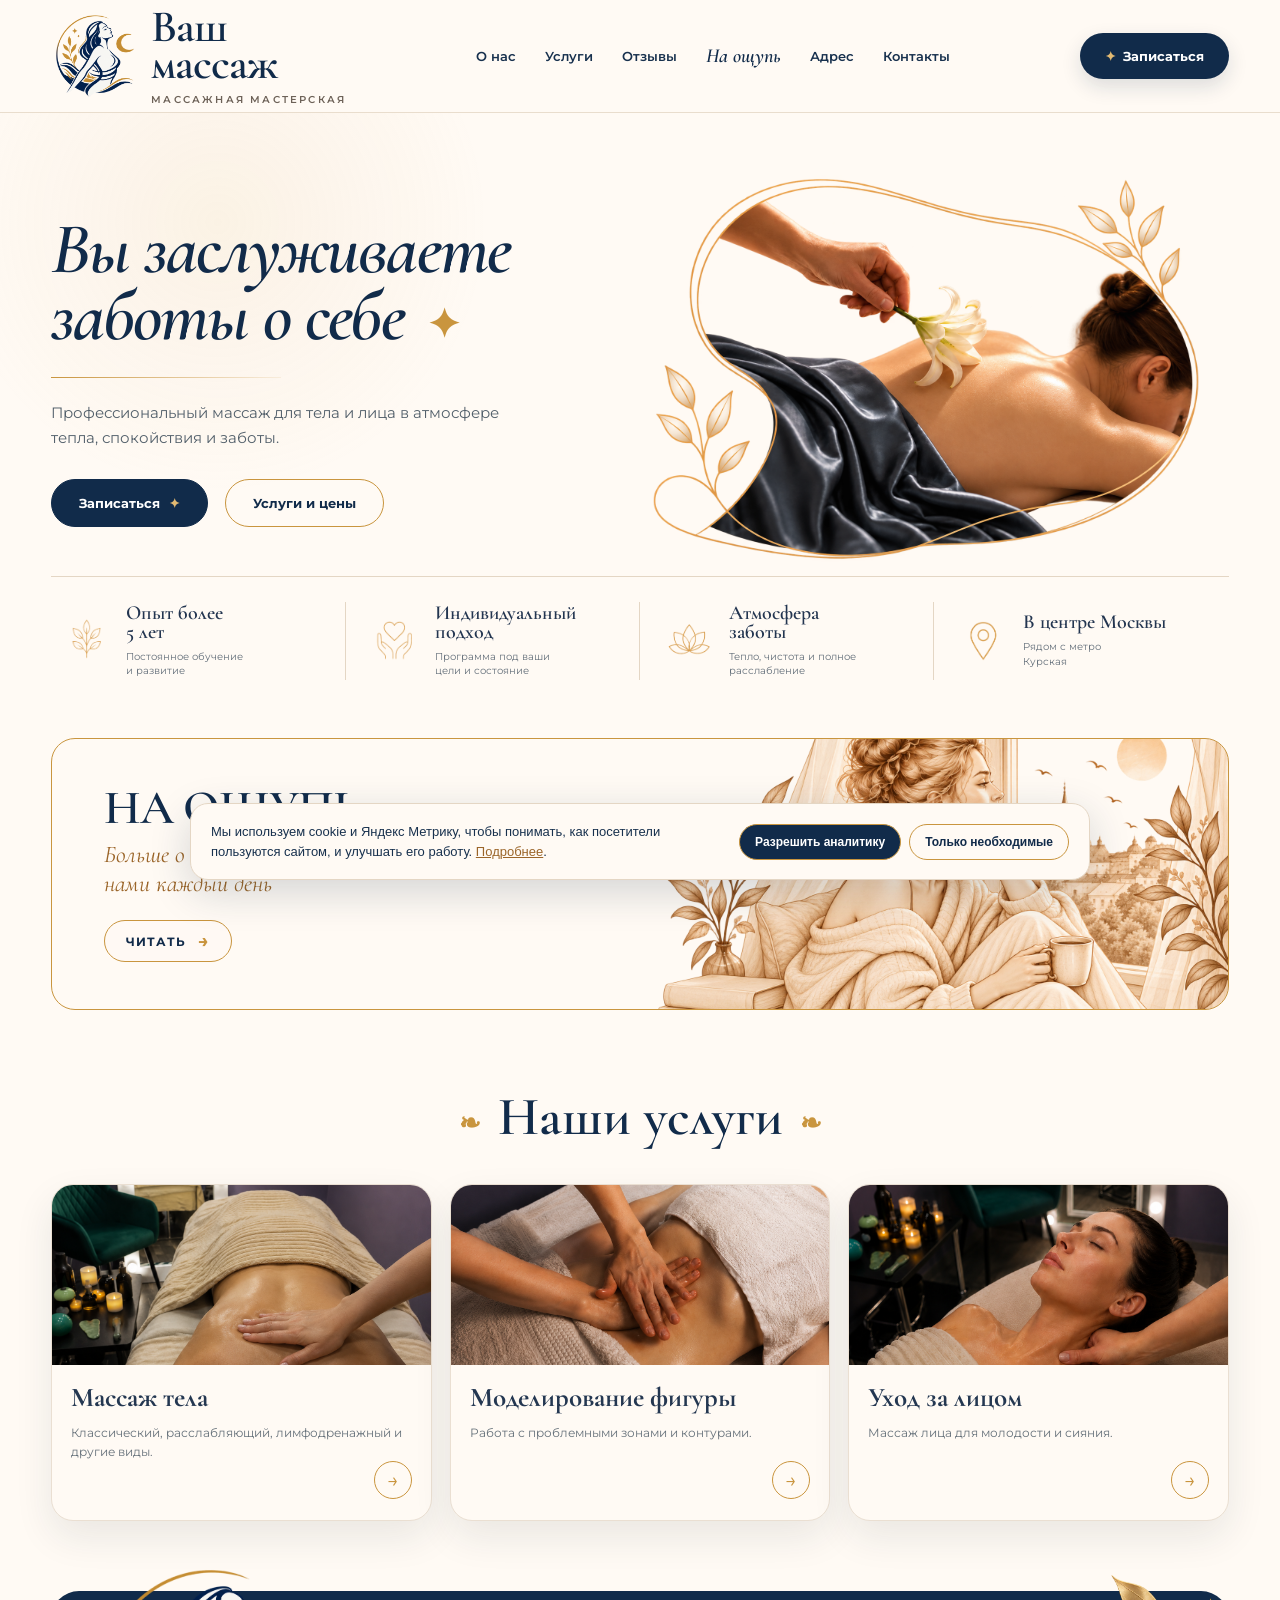
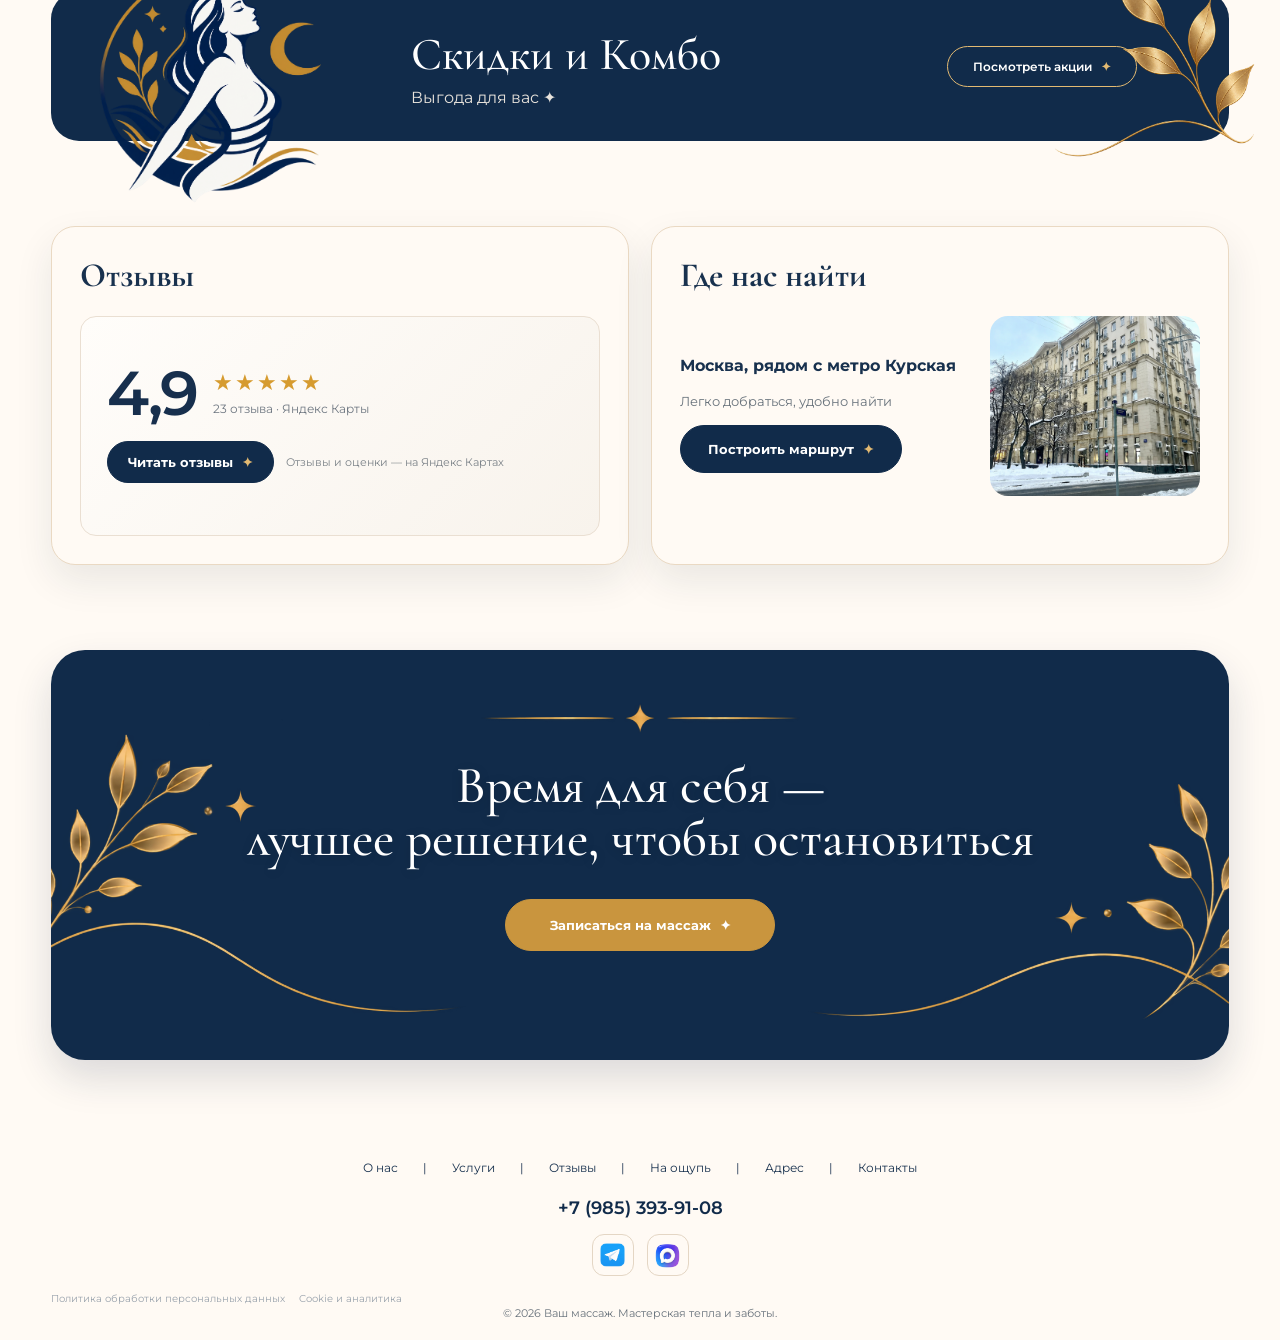
<file: index.html>
<!doctype html>
<html lang="ru">
<head>
<meta charset="utf-8">
<meta name="viewport" content="width=device-width, initial-scale=1">
<title>Ваш массаж — мастерская тепла и заботы</title>
<meta name="description" content="Ваш массаж — массажная мастерская в центре Москвы рядом с метро Курская. Массаж для тела и лица в атмосфере тепла, спокойствия и заботы.">
<style>
@import url('https://fonts.googleapis.com/css2?family=Cormorant+Garamond:ital,wght@0,500;0,600;0,700;1,500;1,600;1,700&family=Montserrat:wght@400;500;600;700&display=swap');

:root{
  --cream:#f8f3ec; --cream2:#fffaf4; --navy:#112b4a;
  --gold:#c9953e; --gold-light:#e3ba72; --ink:#18314e;
  --muted:#65707b; --line:#e4d6c4;
  --shadow:0 16px 38px rgba(27,40,55,.09);
}
*{box-sizing:border-box}
html{scroll-behavior:smooth}
body{margin:0;background:var(--cream2);color:var(--ink);font-family:Montserrat,Arial,sans-serif}
a{text-decoration:none;color:inherit}
img{max-width:100%;display:block}
.wrap{width:min(1200px,92%);margin:auto}

/* HEADER */
.header{background:rgba(255,250,244,.94);position:sticky;top:0;z-index:30;border-bottom:1px solid rgba(228,214,196,.8);backdrop-filter:blur(14px)}
.nav{min-height:112px;display:flex;align-items:center;justify-content:space-between;gap:24px}
.brand{display:flex;align-items:center;gap:12px;min-width:285px}
.brand-mark{width:88px;height:88px;object-fit:contain}
.brand-copy{display:flex;flex-direction:column;line-height:.84}
.brand-name{font-family:'Cormorant Garamond',Georgia,serif;font-size:45px;font-weight:600;letter-spacing:-.025em;color:var(--navy)}
.brand-sub{margin-top:13px;font-size:10px;letter-spacing:.22em;color:#6d6258;text-transform:uppercase;font-weight:600}
.menu{display:flex;align-items:center;gap:29px;font-size:13px;font-weight:600;white-space:nowrap}
.menu a{transition:.2s}.menu a:hover{color:var(--gold)}
.menu a.touch-link{font-family:'Cormorant Garamond',Georgia,serif;font-size:20px;font-style:italic;font-weight:600;color:var(--navy)}
.book{background:var(--navy);color:#fff;padding:15px 25px;border-radius:999px;font-size:13px;font-weight:700;white-space:nowrap;box-shadow:0 8px 20px rgba(17,43,74,.14)}
.book span{color:var(--gold-light);margin-right:7px}
.mobile-menu{display:none}

/* HERO */
.hero{position:relative;overflow:hidden;padding:62px 0 34px;background:radial-gradient(circle at 17% 18%,rgba(224,187,127,.13),transparent 23%),var(--cream2)}
.hero-grid{display:grid;grid-template-columns:.9fr 1.1fr;gap:46px;align-items:center}
.hero-copy{padding:20px 0}
.hero h1{font-family:'Cormorant Garamond',Georgia,serif;font-style:italic;font-weight:600;font-size:72px;line-height:.92;letter-spacing:-.025em;margin:0 0 28px;color:var(--navy)}
.hero h1 .spark{font-style:normal;color:var(--gold);font-size:.55em;vertical-align:middle;margin-left:8px}
.hero-rule{width:230px;height:1px;background:linear-gradient(90deg,var(--gold),rgba(201,149,62,.1));margin:0 0 22px}
.hero p{max-width:490px;margin:0;color:#53606b;font-size:15px;line-height:1.7}
.actions{display:flex;gap:17px;margin-top:28px}
.btn{display:inline-flex;align-items:center;justify-content:center;gap:9px;border:1px solid var(--gold);border-radius:999px;padding:15px 27px;font-weight:700;font-size:13px;transition:.2s}
.btn.primary{background:var(--navy);border-color:var(--navy);color:#fff}
.btn.primary .gold-star{color:var(--gold-light)}
.btn.secondary{background:transparent;color:var(--navy)}
.btn:hover{transform:translateY(-2px)}
.hero-art{position:relative;display:flex;align-items:center;justify-content:center}
.hero-photo{width:min(100%,590px);height:auto;object-fit:contain;display:block}

/* BENEFITS */
.facts{display:grid;grid-template-columns:repeat(4,1fr);gap:0;border-top:1px solid var(--line);padding:25px 0 6px;margin-top:8px}
.fact{padding:0 24px;border-right:1px solid var(--line);display:flex;gap:15px;align-items:center;min-height:78px}
.fact:first-child{padding-left:10px}.fact:last-child{border:0}
.fact-icon{width:50px;height:50px;object-fit:contain;flex:0 0 50px}
.fact b{display:block;font-family:'Cormorant Garamond',Georgia,serif;font-size:20px;line-height:.95;font-weight:600;color:#233550}
.fact small{display:block;margin-top:8px;font-size:10px;line-height:1.45;color:var(--muted)}


/* НА ОЩУПЬ — баннер перед «Наши услуги» */
.touch-banner-wrap{padding:18px 0 4px}
.touch-banner{display:grid;grid-template-columns:1.02fr .98fr;align-items:center;min-height:270px;background:var(--cream2);border:1px solid var(--gold);border-radius:24px;overflow:hidden;position:relative;cursor:pointer;transition:transform .2s,box-shadow .2s}
.touch-banner:hover{transform:translateY(-2px);box-shadow:0 14px 32px rgba(27,40,55,.10)}
.touch-banner-content{padding:38px 28px 38px 52px;position:relative;z-index:2}
.touch-banner-label{margin:0 0 9px;color:var(--navy);font-family:'Cormorant Garamond',Georgia,serif;font-size:48px;line-height:.95;font-weight:600;letter-spacing:-.02em}
.touch-banner-text{margin:0;max-width:590px;color:#9b6529;font-family:'Cormorant Garamond',Georgia,serif;font-size:24px;line-height:1.2;font-style:italic}
.touch-banner-action{display:inline-flex;align-items:center;gap:12px;margin-top:22px;padding:11px 21px;border:1px solid var(--gold);border-radius:999px;color:var(--navy);font-size:12px;font-weight:700;letter-spacing:.08em;text-transform:uppercase;background:rgba(255,250,244,.72)}
.touch-banner-action span{color:var(--gold);font-size:18px;line-height:1}
.touch-banner-art{width:100%;height:270px;object-fit:cover;object-position:center center;mix-blend-mode:multiply}
@media(max-width:900px){.touch-banner{grid-template-columns:1fr;min-height:0}.touch-banner-content{text-align:center;padding:30px 28px 10px}.touch-banner-text{margin:auto}.touch-banner-action{margin-top:18px}.touch-banner-art{height:220px;object-fit:contain}}
@media(max-width:560px){.touch-banner-wrap{padding:8px 0 0}.touch-banner{border-radius:20px}.touch-banner-content{padding:25px 18px 5px}.touch-banner-label{font-size:39px}.touch-banner-text{font-size:21px;line-height:1.18}.touch-banner-action{margin-top:15px;padding:10px 19px;font-size:11px}.touch-banner-art{height:175px}}

/* SECTIONS */
.section{padding:70px 0}
.section-title{text-align:center;font-family:'Cormorant Garamond',Georgia,serif;font-size:54px;font-weight:600;margin:0 0 35px;color:var(--navy)}
.section-title:before,.section-title:after{content:'❧';color:var(--gold);font-size:26px;margin:0 17px;vertical-align:middle}
.services{display:grid;grid-template-columns:repeat(3,1fr);gap:18px}
.card{background:#fffaf4;border-radius:22px;overflow:hidden;box-shadow:var(--shadow);border:1px solid #eadfd2;transition:transform .2s,box-shadow .2s}
.card:hover{transform:translateY(-3px);box-shadow:0 20px 42px rgba(27,40,55,.12)}
.service-link{display:flex;flex-direction:column;cursor:pointer}
.card img{width:100%;height:180px;object-fit:cover}
.services .service-link:nth-child(2) img{object-position:center 68%}
.card-body{padding:20px 19px 21px;display:flex;flex-direction:column;flex:1}
.card h3{font-family:'Cormorant Garamond',Georgia,serif;font-size:27px;line-height:.98;margin:0 0 11px;color:#243751}
.card p{font-size:12px;line-height:1.6;color:#66717a;margin:0}
.round-arrow{width:38px;height:38px;border:1px solid var(--gold);border-radius:50%;display:flex;align-items:center;justify-content:center;margin:auto 0 0 auto;color:var(--gold);font-size:20px;flex:0 0 38px}

/* PROMO */
.promo{background:var(--navy);color:white;border-radius:28px;min-height:150px;display:flex;align-items:center;justify-content:space-between;padding:24px 92px 24px 360px;position:relative;overflow:visible;cursor:pointer;transition:transform .2s,box-shadow .2s}
.promo:hover{transform:translateY(-2px);box-shadow:0 18px 38px rgba(17,43,74,.18)}
.promo-logo{position:absolute;z-index:3;left:34px;bottom:-64px;width:250px;height:250px;object-fit:contain;object-position:center bottom;pointer-events:none}
.promo-content{position:relative;z-index:2}
.promo h2{font-family:'Cormorant Garamond',Georgia,serif;font-size:46px;font-weight:500;margin:0}
.promo p{margin:6px 0 0;color:#e8e3dc}
.promo .promo-btn{position:relative;z-index:4;display:inline-flex;align-items:center;gap:9px;border:1px solid var(--gold-light);border-radius:999px;padding:12px 25px;color:#fff;font-size:12px;font-weight:600;white-space:nowrap}
.promo-branch{position:absolute;z-index:1;right:-28px;top:50%;transform:translateY(-50%);width:205px;height:auto;object-fit:contain;opacity:.98;pointer-events:none}

/* REVIEWS + LOCATION */
.reviews-location{display:grid;grid-template-columns:1fr 1fr;gap:22px}
.panel{background:#fffaf4;border:1px solid #ead9c3;border-radius:24px;padding:28px;box-shadow:var(--shadow)}
.panel h2{font-family:'Cormorant Garamond',Georgia,serif;font-size:34px;margin:0 0 20px}
.reviews{min-height:220px;border:1px solid #eadfd2;border-radius:16px;background:linear-gradient(135deg,#fffdfa,#f8f3ec);padding:22px 26px;display:flex;flex-direction:column;justify-content:center}
.review-top{display:flex;align-items:flex-end;gap:16px}
.review-score{font-size:62px;line-height:.8;font-weight:600;color:#172f4d;letter-spacing:-.04em}
.review-meta{padding-bottom:3px}.review-stars{color:#d69b2f;font-size:22px;letter-spacing:2px;line-height:1}
.review-count{font-size:12px;color:#6d7680;margin-top:7px}
.review-actions{display:flex;align-items:center;gap:12px;margin-top:22px;flex-wrap:wrap}
.review-actions .btn{padding:12px 20px}.review-note{font-size:11px;color:#7b8288}
.address{display:grid;grid-template-columns:1fr 210px;gap:18px;align-items:center}
.mapbox{height:180px;border-radius:18px;overflow:hidden;background:#e7ded2}
.mapbox img{width:100%;height:100%;object-fit:cover}

/* FINAL CTA */
.cta{background:var(--navy) url('assets/branches-stars.png') center/cover no-repeat;color:white;border-radius:34px;min-height:410px;padding:62px 8%;display:flex;flex-direction:column;justify-content:center;align-items:center;text-align:center;gap:34px;overflow:hidden;position:relative;box-shadow:0 18px 38px rgba(17,43,74,.15)}
.cta h2{font-family:'Cormorant Garamond',Georgia,serif;font-size:52px;line-height:1.02;font-weight:500;margin:0;max-width:900px;text-shadow:0 2px 12px rgba(0,0,0,.14)}
.cta .btn{background:var(--gold);border-color:var(--gold);color:white;min-width:270px;padding:17px 28px}

/* FOOTER */
.footer{padding:30px 0 20px;background:var(--cream2);text-align:center}
.footer-nav{display:flex;justify-content:center;gap:25px;font-size:12px;margin-bottom:20px;flex-wrap:wrap}
.contact-phone{display:inline-block;margin:2px 0 15px;font-size:18px;font-weight:600;color:var(--navy)}
.social{display:flex;gap:13px;justify-content:center;align-items:center;margin-bottom:15px}
.social a{width:42px;height:42px;border:1px solid var(--line);border-radius:12px;display:flex;align-items:center;justify-content:center;background:#fffaf4;transition:.2s}
.social a:hover{transform:translateY(-2px);border-color:var(--gold)}
.social img{width:25px;height:25px;object-fit:contain}
.copy{font-size:11px;color:#68727b}

/* TABLET */
@media(max-width:1060px){
  .brand{min-width:240px}.brand-mark{width:74px;height:74px}.brand-name{font-size:39px}
  .menu{gap:18px}.nav{min-height:96px}.hero h1{font-size:63px}
  .facts .fact{padding:0 14px}.fact-icon{width:43px;height:43px;flex-basis:43px}
}
@media(max-width:900px){
  .nav{min-height:82px}.brand{min-width:auto}.brand-mark{width:64px;height:64px}.brand-name{font-size:35px}.brand-sub{display:none}
  .menu{display:none}.mobile-menu{display:block;border:0;background:transparent;font-size:25px;color:var(--navy);cursor:pointer}
  .hero{padding-top:35px}.hero-grid{grid-template-columns:1fr;gap:12px}.hero-copy{text-align:center}.hero h1{font-size:58px}
  .hero-rule{margin-left:auto;margin-right:auto}.hero p{margin:auto}.actions{justify-content:center}
  .facts{grid-template-columns:repeat(2,1fr)}.fact{padding:17px 12px;border-bottom:1px solid var(--line)}
  .fact:nth-child(2){border-right:0}.fact:nth-child(3),.fact:nth-child(4){border-bottom:0}
  .services{grid-template-columns:repeat(2,1fr)}.reviews-location{grid-template-columns:1fr}
  .cta{border-radius:30px;padding:40px 25px}
}
@media(max-width:560px){
  .wrap{width:92%}.nav{min-height:74px}.brand-mark{width:56px;height:56px}.brand-name{font-size:32px}
  .book{padding:12px 15px;font-size:11px}.hero{padding:30px 0}.hero h1{font-size:49px;margin-bottom:21px}.hero p{font-size:14px}
  .actions{flex-direction:column;gap:10px}.btn{width:100%}
  /* На мобильном — одинаковая геометрия для всех четырёх преимуществ,
     чтобы «Атмосфера заботы» начиналась на одной вертикали с «Опытом более 5 лет». */
  .fact{min-height:84px;padding:14px 6px;gap:9px;align-items:flex-start}
  .fact:first-child,.fact:nth-child(3){padding-left:6px}
  .fact-icon{width:39px;height:39px;flex:0 0 39px}
  .fact b{font-size:17px}.fact small{font-size:8.5px}
  .section{padding:48px 0}.section-title{font-size:39px;margin-bottom:25px}.section-title:before,.section-title:after{margin:0 7px;font-size:18px}
  .services{gap:10px}.card{border-radius:16px}.card img{height:120px}.card-body{padding:13px}.card h3{font-size:23px}.card p{font-size:10px;min-height:32px}
  /* Баннер «Скидки и Комбо»: освобождаем кнопку и уводим декор к краям. */
  .promo{min-height:185px;flex-direction:column;text-align:center;justify-content:center;gap:10px;border-radius:24px;padding:26px 78px 30px 78px}
  .promo h2{font-size:36px;line-height:1.02}.promo p{margin-top:4px}
  .promo-logo{width:128px;height:128px;left:-18px;bottom:-62px;z-index:2}
  .promo .promo-btn{z-index:5;padding:12px 21px;margin-top:4px}
  .promo-branch{width:102px;right:-25px;top:auto;bottom:-6px;transform:none;z-index:1}
  .promo-content{z-index:3}
  .panel{padding:20px}.address{grid-template-columns:1fr}.mapbox{height:150px}
  /* На телефоне убираем верхнюю звезду с линиями: фон CTA становится чистым и спокойным. */
  .cta{min-height:350px;padding:48px 24px;background-image:none}.cta h2{font-size:39px}
  .footer-nav{font-size:10px}
  .menu.show{display:flex;position:absolute;top:74px;left:0;right:0;background:#fffaf4;padding:20px;flex-direction:column;gap:18px;border-bottom:1px solid var(--line);box-shadow:var(--shadow)}
  .menu.show .touch-link{font-size:24px}
}
</style>
</head>
<body>
<header class="header">
  <div class="wrap nav">
    <a class="brand" href="#top" aria-label="Ваш массаж — на главную">
      <img class="brand-mark" src="assets/logo-mark-transparent.png" alt="">
      <span class="brand-copy"><span class="brand-name">Ваш<br>массаж</span><span class="brand-sub">Массажная мастерская</span></span>
    </a>
    <nav class="menu">
      <a href="#about">О нас</a><a href="#services">Услуги</a><a href="#reviews">Отзывы</a>
      <a class="touch-link" href="na-oshchup.html">На ощупь</a><a href="#address">Адрес</a><a href="#contacts">Контакты</a>
    </nav>
    <a class="book" href="https://dikidi.ru/2021892?p=1.pi-po" target="_blank" rel="noopener"><span>✦</span>Записаться</a>
    <button class="mobile-menu" aria-label="Открыть меню">☰</button>
  </div>
</header>

<main id="top">
<section class="hero" id="about"><div class="wrap">
  <div class="hero-grid">
    <div class="hero-copy">
      <h1>Вы заслуживаете<br>заботы о себе <span class="spark">✦</span></h1>
      <div class="hero-rule"></div>
      <p>Профессиональный массаж для тела и лица в атмосфере тепла, спокойствия и заботы.</p>
      <div class="actions">
        <a class="btn primary" href="https://dikidi.ru/2021892?p=1.pi-po" target="_blank" rel="noopener">Записаться <span class="gold-star">✦</span></a>
        <a class="btn secondary" href="#services">Услуги и цены</a>
      </div>
    </div>
    <div class="hero-art"><img class="hero-photo" src="assets/hero-lily-silk.png" alt="Атмосфера заботы в мастерской Ваш массаж"></div>
  </div>

  <div class="facts">
    <div class="fact"><img class="fact-icon" src="assets/benefit-growth.png" alt=""><div><b>Опыт более<br>5 лет</b><small>Постоянное обучение<br>и развитие</small></div></div>
    <div class="fact"><img class="fact-icon" src="assets/benefit-care.png" alt=""><div><b>Индивидуальный<br>подход</b><small>Программа под ваши<br>цели и состояние</small></div></div>
    <div class="fact"><img class="fact-icon" src="assets/benefit-atmosphere.png" alt=""><div><b>Атмосфера<br>заботы</b><small>Тепло, чистота и полное<br>расслабление</small></div></div>
    <div class="fact"><img class="fact-icon" src="assets/benefit-location.png" alt=""><div><b>В центре Москвы</b><small>Рядом с метро<br>Курская</small></div></div>
  </div>
</div></section>

<section class="touch-banner-wrap">
  <div class="wrap">
    <a class="touch-banner" href="na-oshchup.html" aria-label="Перейти на страницу На ощупь">
      <div class="touch-banner-content">
        <div class="touch-banner-label">НА ОЩУПЬ</div>
        <p class="touch-banner-text">Больше о теле, ощущениях и том, что происходит с нами каждый день</p>
        <span class="touch-banner-action">ЧИТАТЬ <span>→</span></span>
      </div>
      <img class="touch-banner-art" src="assets/na-oshchup-banner.png" alt="">
    </a>
  </div>
</section>

<section class="section" id="services"><div class="wrap">
  <h2 class="section-title">Наши услуги</h2>
  <div class="services">
    <a class="card service-link" href="services-body.html"><img src="assets/body-massage.png" alt="Массаж тела"><div class="card-body"><h3>Массаж тела</h3><p>Классический, расслабляющий, лимфодренажный и другие виды.</p><div class="round-arrow">→</div></div></a>
    <a class="card service-link" href="services-figure.html"><img src="assets/figure-correction.png" alt="Моделирование фигуры"><div class="card-body"><h3>Моделирование фигуры</h3><p>Работа с проблемными зонами и контурами.</p><div class="round-arrow">→</div></div></a>
    <a class="card service-link" href="services-face.html"><img src="assets/face-massage.png" alt="Уход за лицом"><div class="card-body"><h3>Уход за лицом</h3><p>Массаж лица для молодости и сияния.</p><div class="round-arrow">→</div></div></a>
  </div>
</div></section>

<section class="section" style="padding-top:0"><div class="wrap">
  <a class="promo" href="services-combo.html" aria-label="Перейти к скидкам и комбо">
    <img class="promo-logo" src="assets/logo-mark-transparent.png" alt="">
    <div class="promo-content"><h2>Скидки и Комбо</h2><p>Выгода для вас ✦</p></div>
    <span class="promo-btn">Посмотреть акции <span style="color:var(--gold-light)">✦</span></span>
    <img class="promo-branch" src="assets/promo-branch.png" alt="">
  </a>
</div></section>

<section class="section" id="reviews" style="padding-top:15px"><div class="wrap">
  <div class="reviews-location">
    <div class="panel">
      <h2>Отзывы</h2>
      <div class="reviews">
        <div class="review-top"><div class="review-score">4,9</div><div class="review-meta"><div class="review-stars">★★★★★</div><div class="review-count">23 отзыва · Яндекс Карты</div></div></div>
        <div class="review-actions">
          <a class="btn primary" href="https://yandex.ru/maps/org/vash_massazh/243334452284/" target="_blank" rel="noopener">Читать отзывы <span class="gold-star">✦</span></a>
          <span class="review-note">Отзывы и оценки — на Яндекс Картах</span>
        </div>
      </div>
    </div>
    <div class="panel" id="address">
      <h2>Где нас найти</h2>
      <div class="address">
        <div><p><b>Москва, рядом с метро Курская</b></p><p style="font-size:13px;line-height:1.6;color:#68727b">Легко добраться, удобно найти</p>
          <a class="btn primary" href="https://yandex.ru/maps/org/vash_massazh/243334452284/" target="_blank" rel="noopener">Построить маршрут <span class="gold-star">✦</span></a>
        </div>
        <div class="mapbox"><img src="assets/building.png" alt="Ваш массаж — рядом с метро Курская"></div>
      </div>
    </div>
  </div>
</div></section>

<section class="section" style="padding-top:15px"><div class="wrap">
  <div class="cta">
    <h2>Время для себя —<br>лучшее решение, чтобы остановиться</h2>
    <a class="btn" href="https://dikidi.ru/2021892?p=1.pi-po" target="_blank" rel="noopener">Записаться на массаж <span>✦</span></a>
  </div>
</div></section>
</main>

<footer class="footer" id="contacts"><div class="wrap">
  <div class="footer-nav">
    <a href="#about">О нас</a><span>|</span><a href="#services">Услуги</a><span>|</span><a href="#reviews">Отзывы</a><span>|</span>
    <a href="na-oshchup.html">На ощупь</a><span>|</span><a href="#address">Адрес</a><span>|</span><a href="#contacts">Контакты</a>
  </div>
  <a class="contact-phone" href="tel:+79853939108">+7 (985) 393-91-08</a>
  <div class="social">
    <a href="https://t.me/ritm108" target="_blank" rel="noopener" aria-label="Telegram"><img src="assets/telegram.png" alt="Telegram"></a>
    <a href="#" aria-label="MAX"><img src="assets/max.png" alt="MAX"></a>
  </div>
<div class="legal-links" style="margin-top:12px;font-size:10px;line-height:1.5;color:#9aa3ad;display:flex;gap:14px;flex-wrap:wrap;"><a href="privacy.html" style="color:inherit;text-decoration:none;">Политика обработки персональных данных</a><a href="cookie.html" style="color:inherit;text-decoration:none;">Cookie и аналитика</a></div>
  <div class="copy">© 2026 Ваш массаж. Мастерская тепла и заботы.</div>
</div></footer>

<script>
const mobileButton=document.querySelector('.mobile-menu');
const menu=document.querySelector('.menu');
mobileButton.addEventListener('click',()=>menu.classList.toggle('show'));
document.querySelectorAll('.menu a').forEach(link=>link.addEventListener('click',()=>menu.classList.remove('show')));
</script>
<script src="cookie-consent.js"></script>
</body>
</html>
</file>
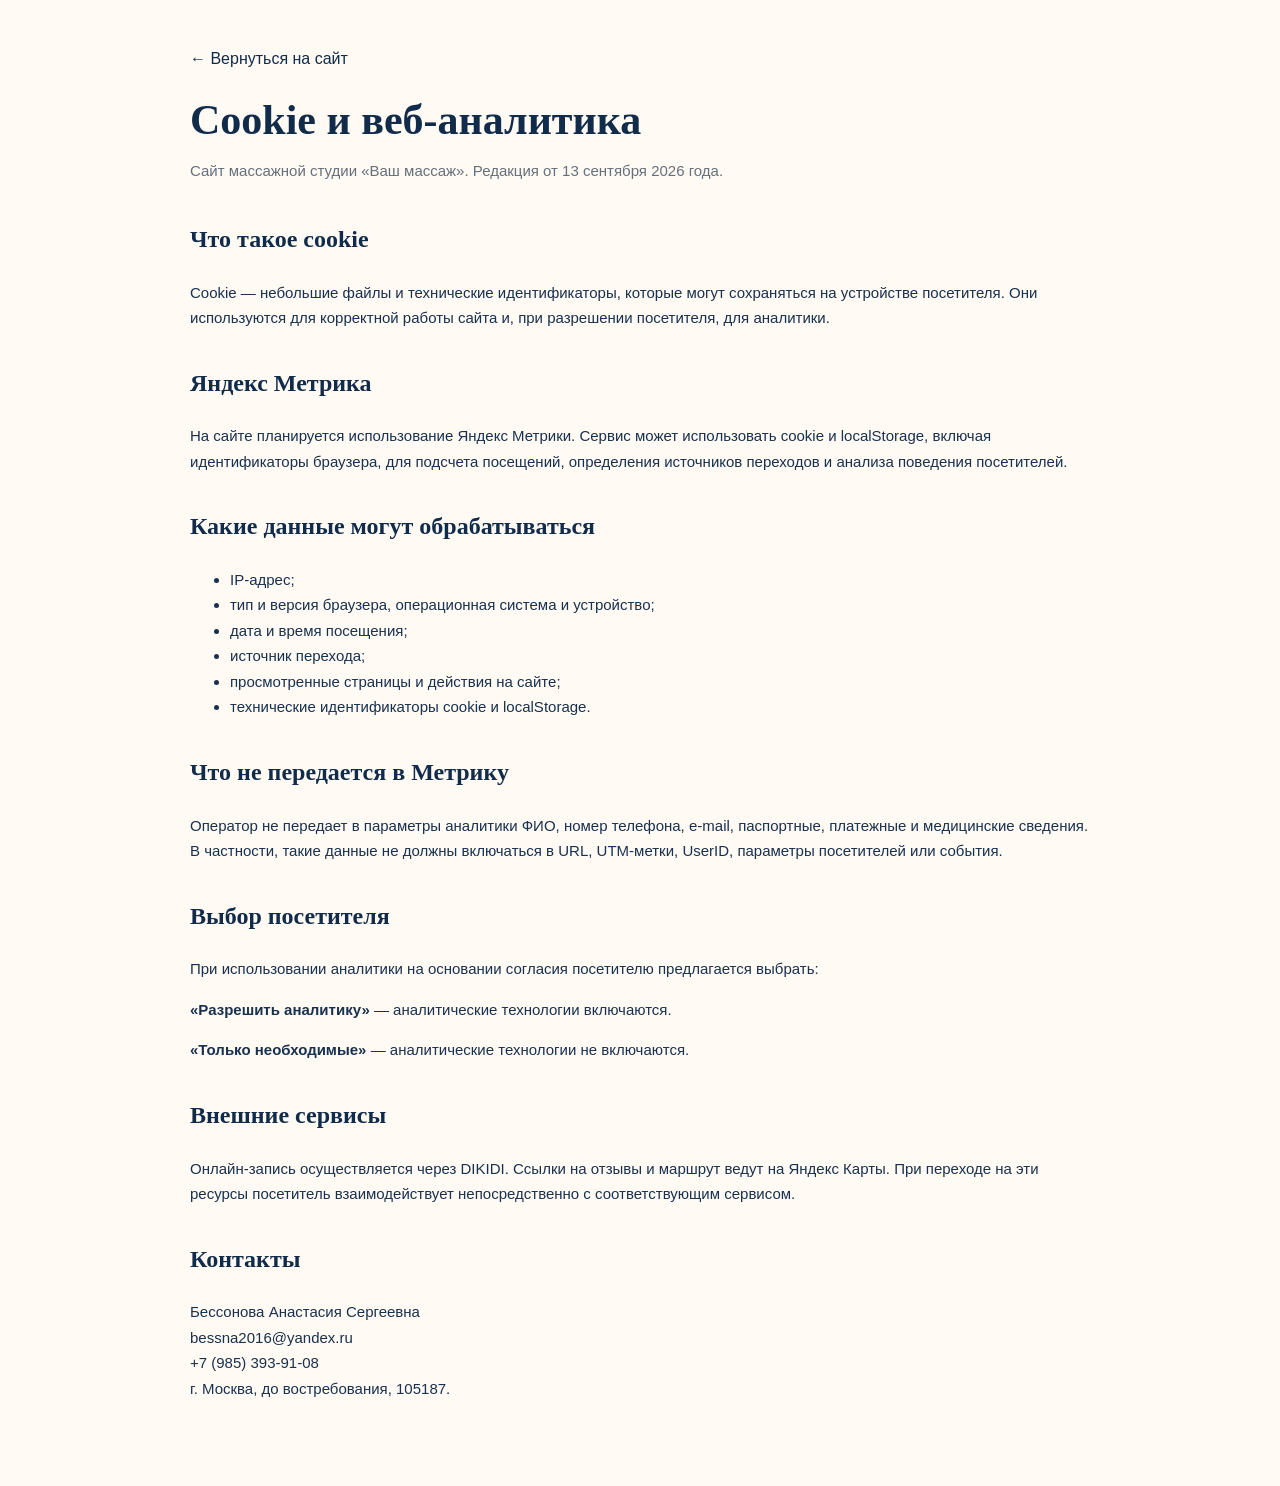
<file: cookie.html>
<!doctype html>
<html lang="ru">
<head>
<meta charset="utf-8">
<meta name="viewport" content="width=device-width, initial-scale=1">
<title>Cookie и аналитика — Ваш массаж</title>
<style>
:root{--cream:#fffaf4;--navy:#112b4a;--gold:#c9953e;--ink:#18314e;--muted:#65707b}
*{box-sizing:border-box}body{margin:0;background:var(--cream);color:var(--ink);font-family:Arial,sans-serif;line-height:1.7}
.wrap{width:min(900px,92%);margin:auto}.page{padding:45px 0 70px}h1,h2{color:var(--navy)}h1{font-family:Georgia,serif;font-size:42px;line-height:1.1;margin:0 0 12px}h2{font-family:Georgia,serif;margin-top:32px}.meta{color:var(--muted);margin-bottom:35px}.back{display:inline-block;color:var(--navy);text-decoration:none;margin-bottom:25px}.back:hover{color:var(--gold)}p,li{font-size:15px}
</style>
</head>
<body>
<main class="page"><div class="wrap">
<a class="back" href="index.html">← Вернуться на сайт</a>
<h1>Cookie и веб-аналитика</h1>
<p class="meta">Сайт массажной студии «Ваш массаж». Редакция от 13 сентября 2026 года.</p>

<h2>Что такое cookie</h2>
<p>Cookie — небольшие файлы и технические идентификаторы, которые могут сохраняться на устройстве посетителя. Они используются для корректной работы сайта и, при разрешении посетителя, для аналитики.</p>

<h2>Яндекс Метрика</h2>
<p>На сайте планируется использование Яндекс Метрики. Сервис может использовать cookie и localStorage, включая идентификаторы браузера, для подсчета посещений, определения источников переходов и анализа поведения посетителей.</p>

<h2>Какие данные могут обрабатываться</h2>
<ul>
<li>IP-адрес;</li>
<li>тип и версия браузера, операционная система и устройство;</li>
<li>дата и время посещения;</li>
<li>источник перехода;</li>
<li>просмотренные страницы и действия на сайте;</li>
<li>технические идентификаторы cookie и localStorage.</li>
</ul>

<h2>Что не передается в Метрику</h2>
<p>Оператор не передает в параметры аналитики ФИО, номер телефона, e-mail, паспортные, платежные и медицинские сведения. В частности, такие данные не должны включаться в URL, UTM-метки, UserID, параметры посетителей или события.</p>

<h2>Выбор посетителя</h2>
<p>При использовании аналитики на основании согласия посетителю предлагается выбрать:</p>
<p><strong>«Разрешить аналитику»</strong> — аналитические технологии включаются.</p>
<p><strong>«Только необходимые»</strong> — аналитические технологии не включаются.</p>

<h2>Внешние сервисы</h2>
<p>Онлайн-запись осуществляется через DIKIDI. Ссылки на отзывы и маршрут ведут на Яндекс Карты. При переходе на эти ресурсы посетитель взаимодействует непосредственно с соответствующим сервисом.</p>

<h2>Контакты</h2>
<p>Бессонова Анастасия Сергеевна<br>
bessna2016@yandex.ru<br>
+7 (985) 393-91-08<br>
г. Москва, до востребования, 105187.</p>
</div></main>
</body>
</html>
</file>
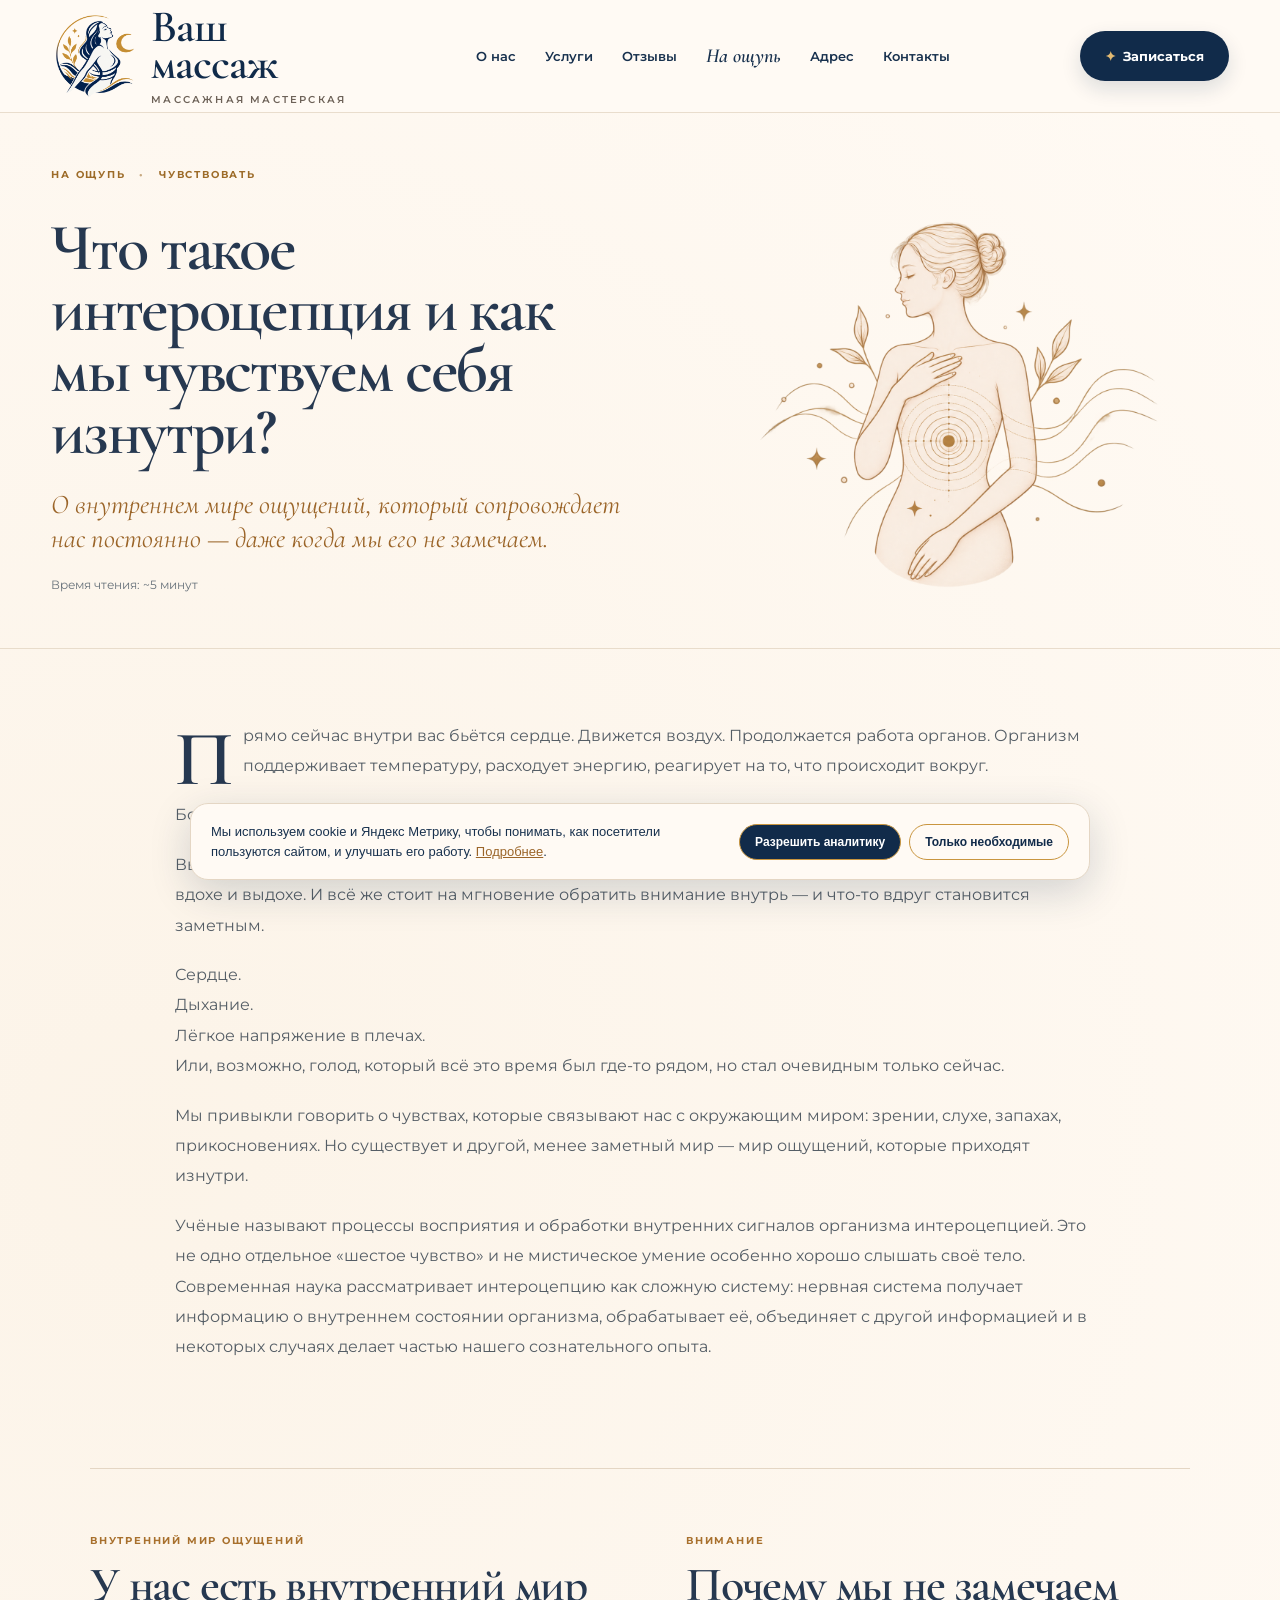
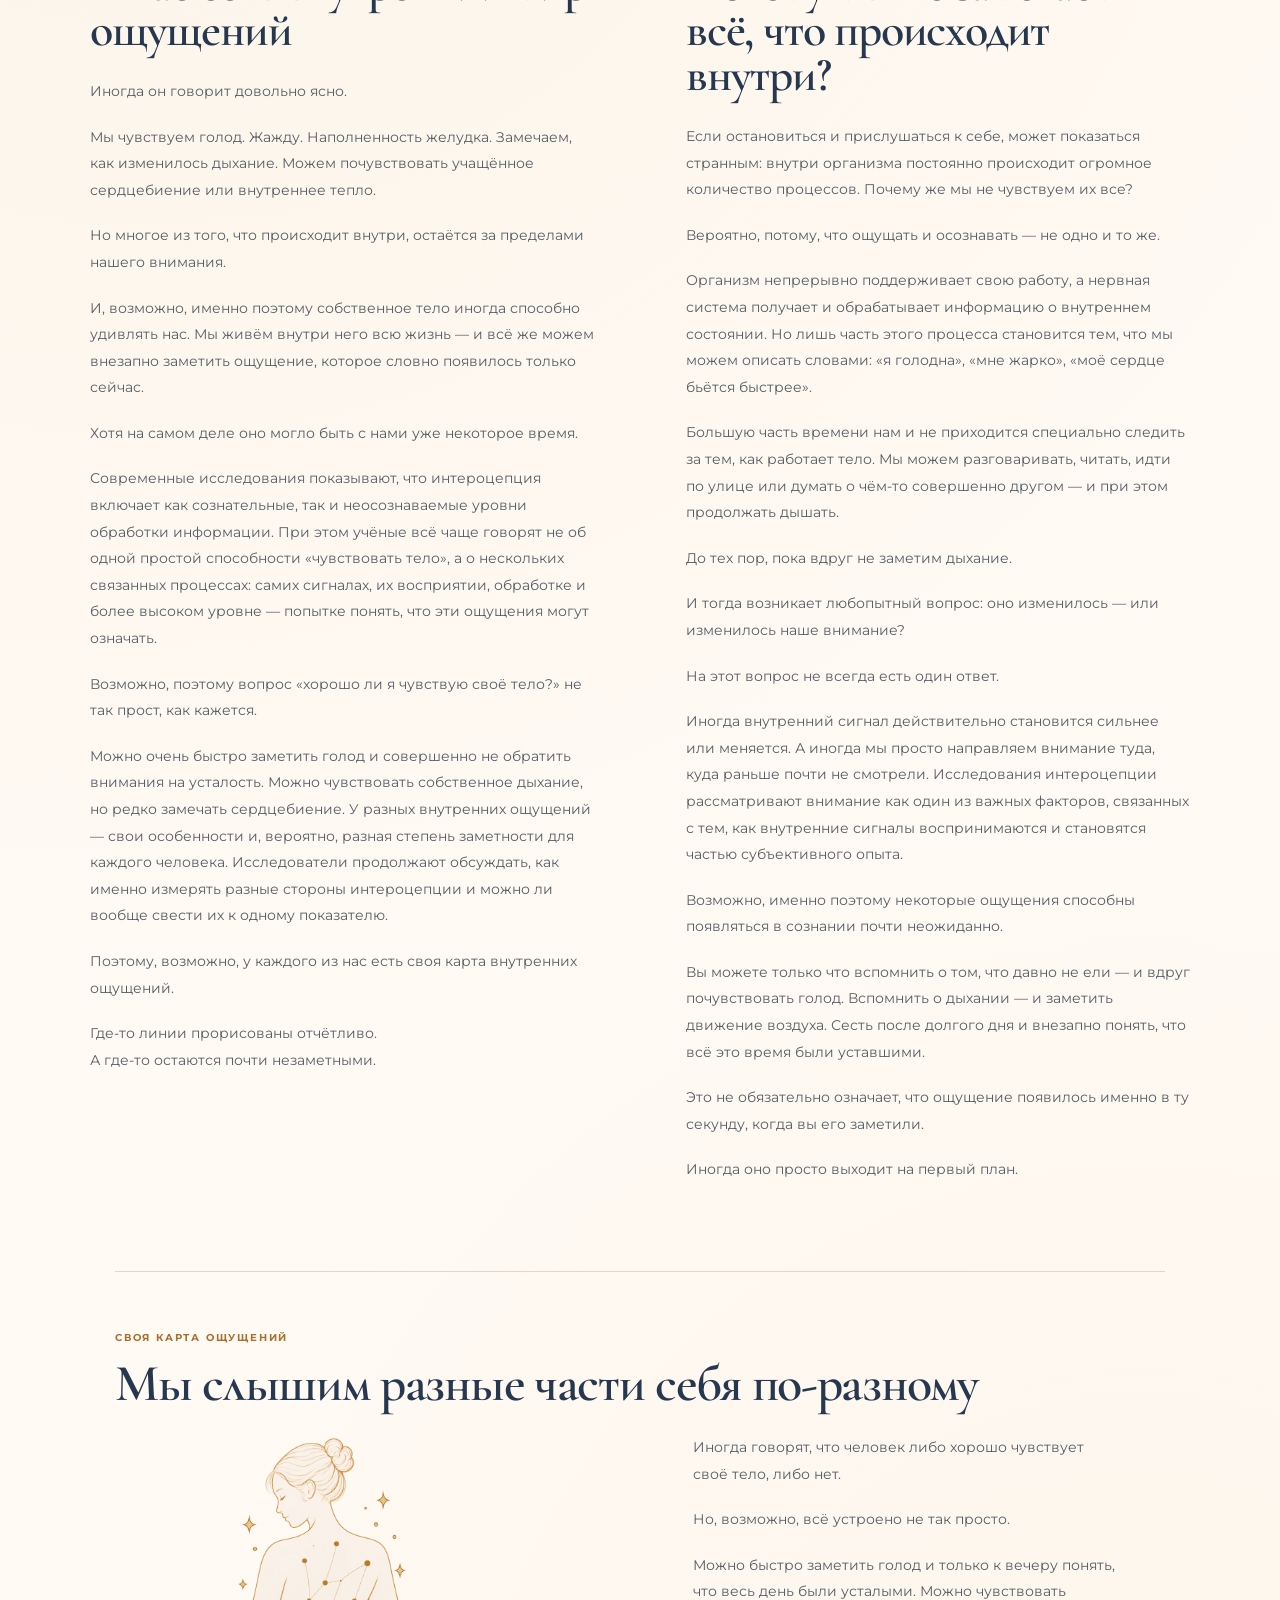
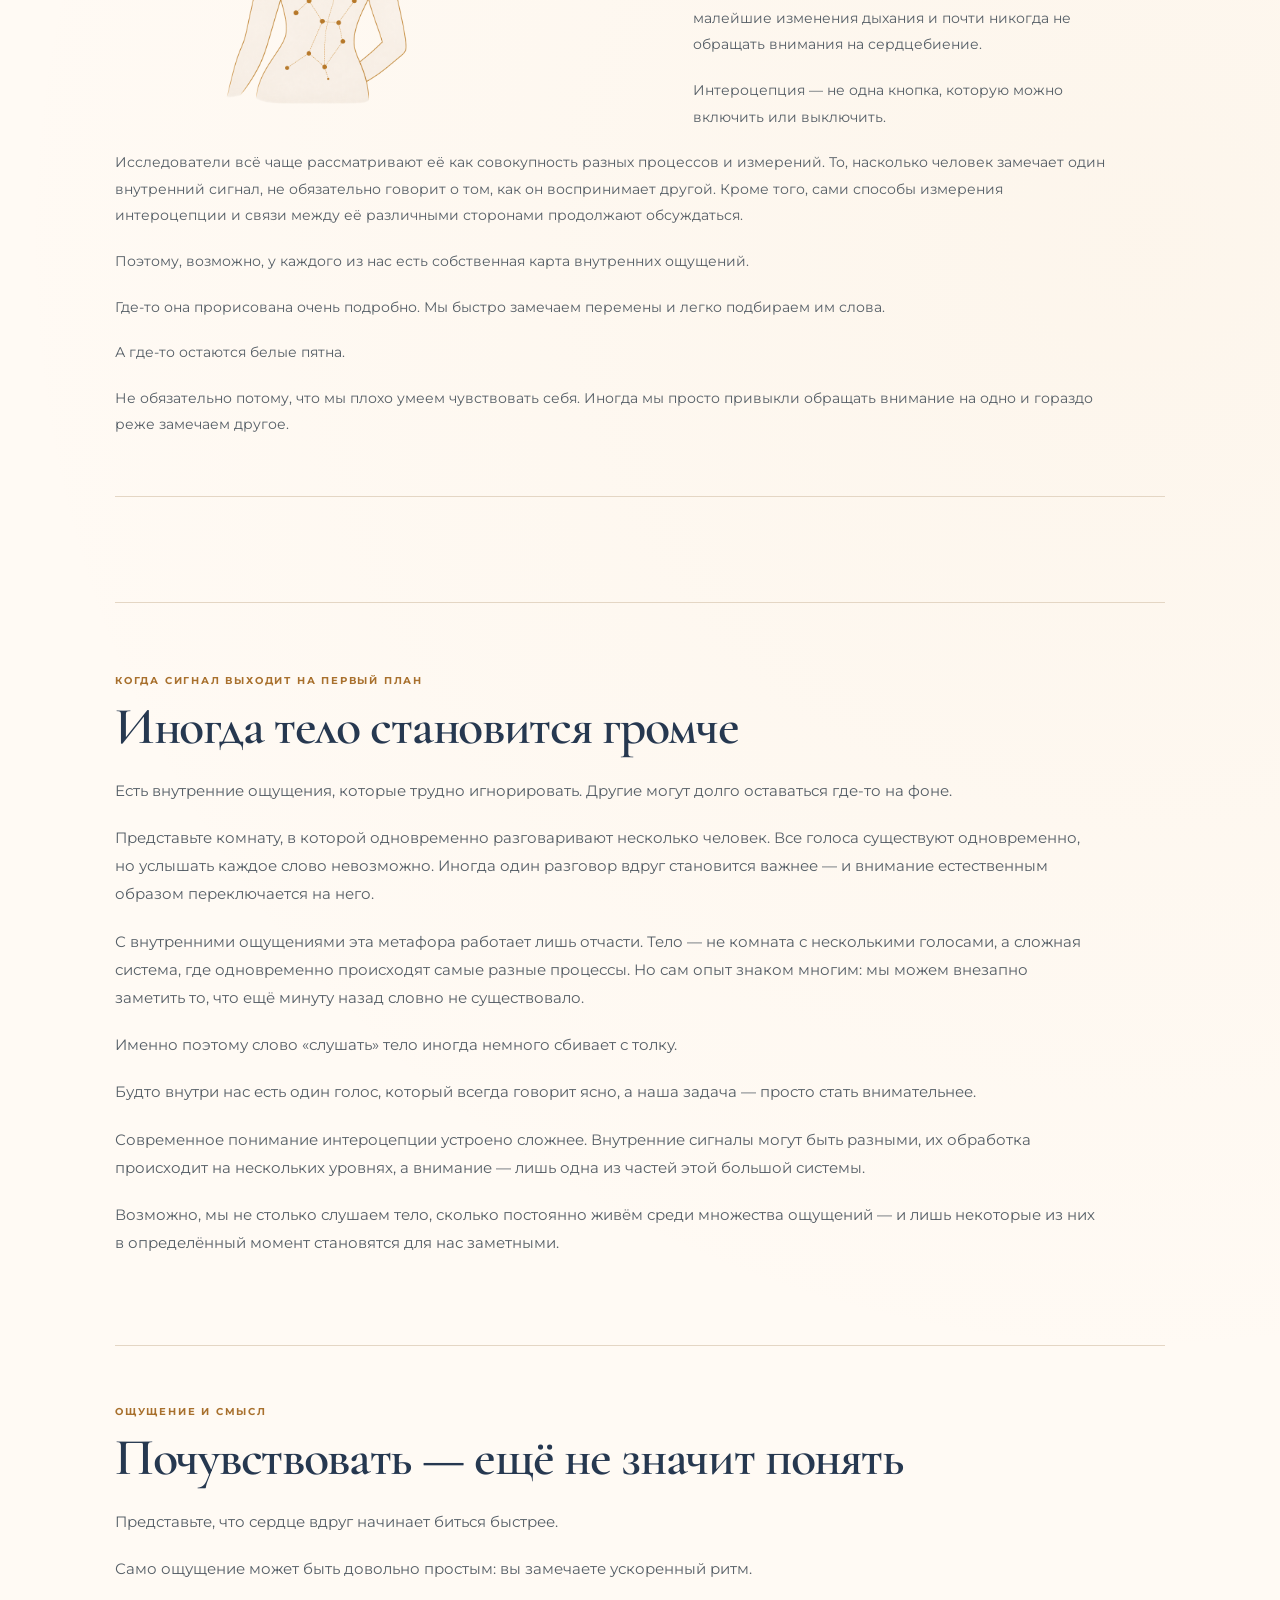
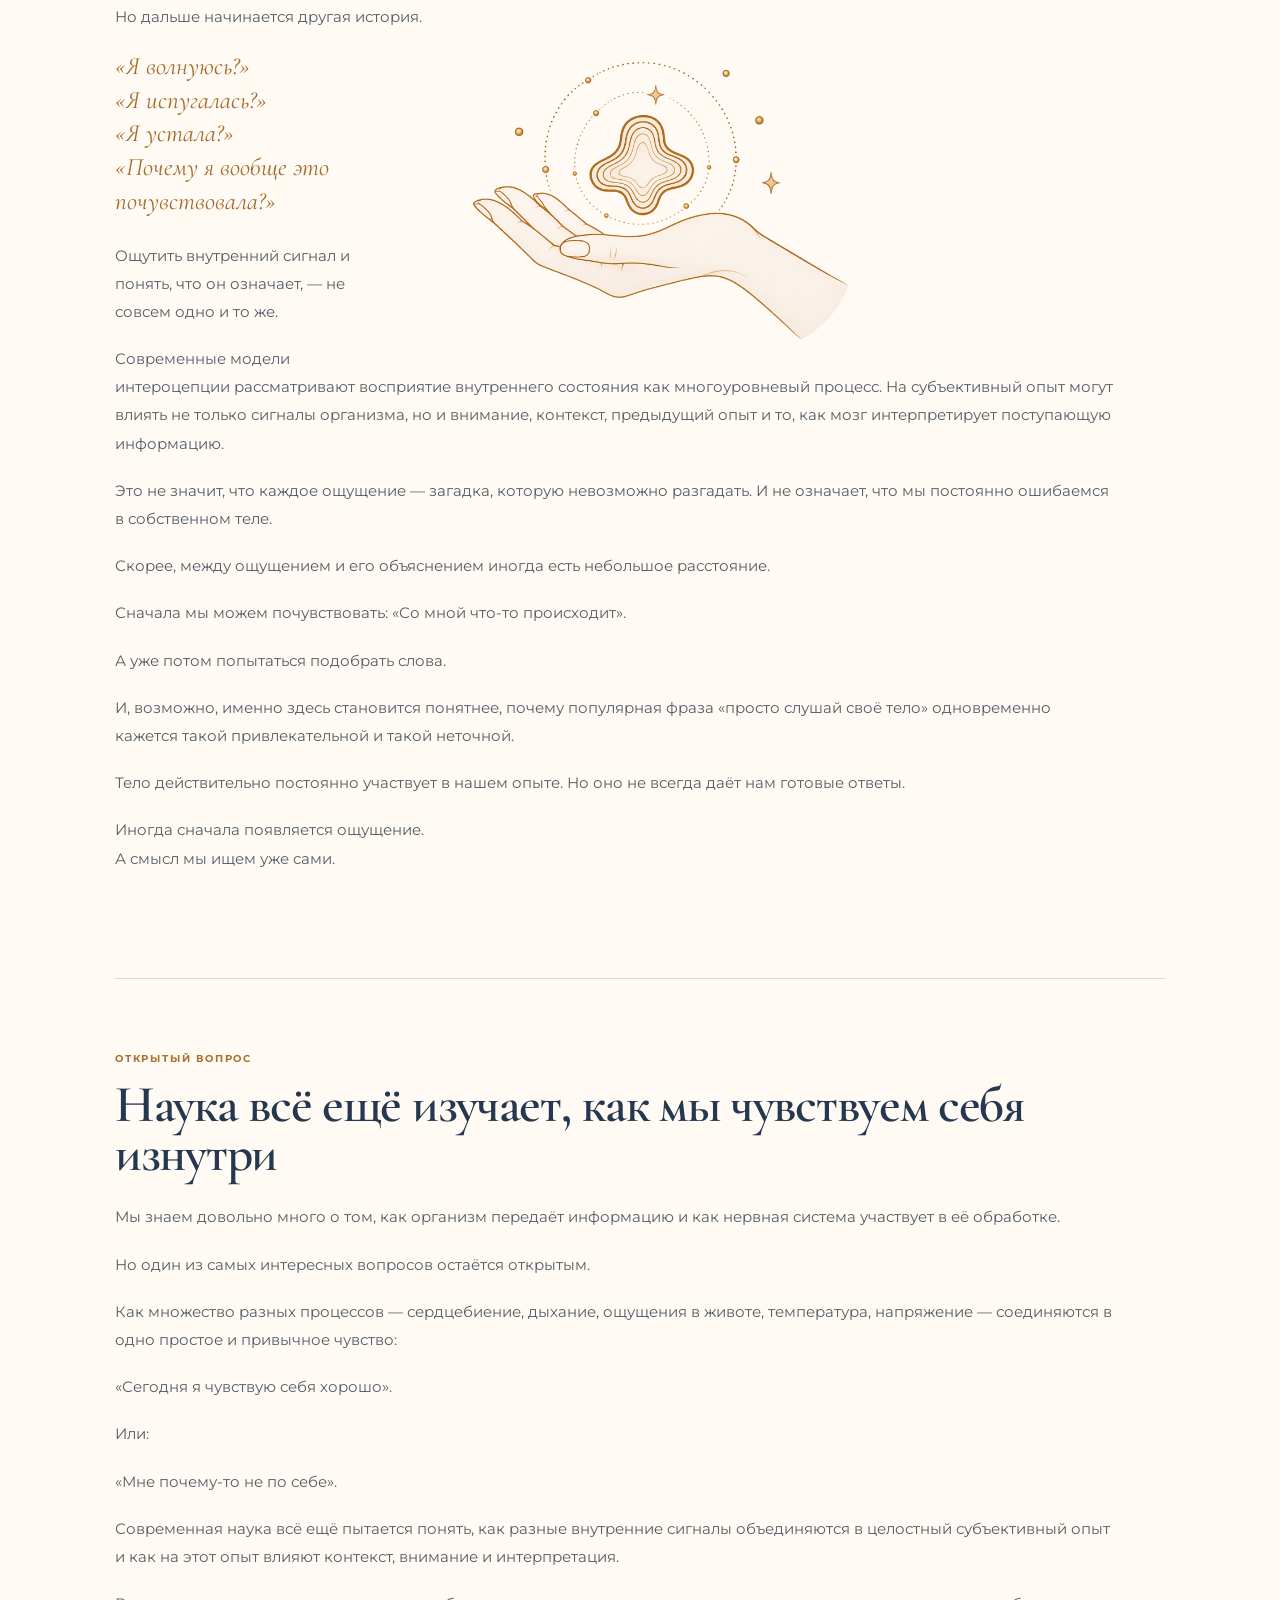
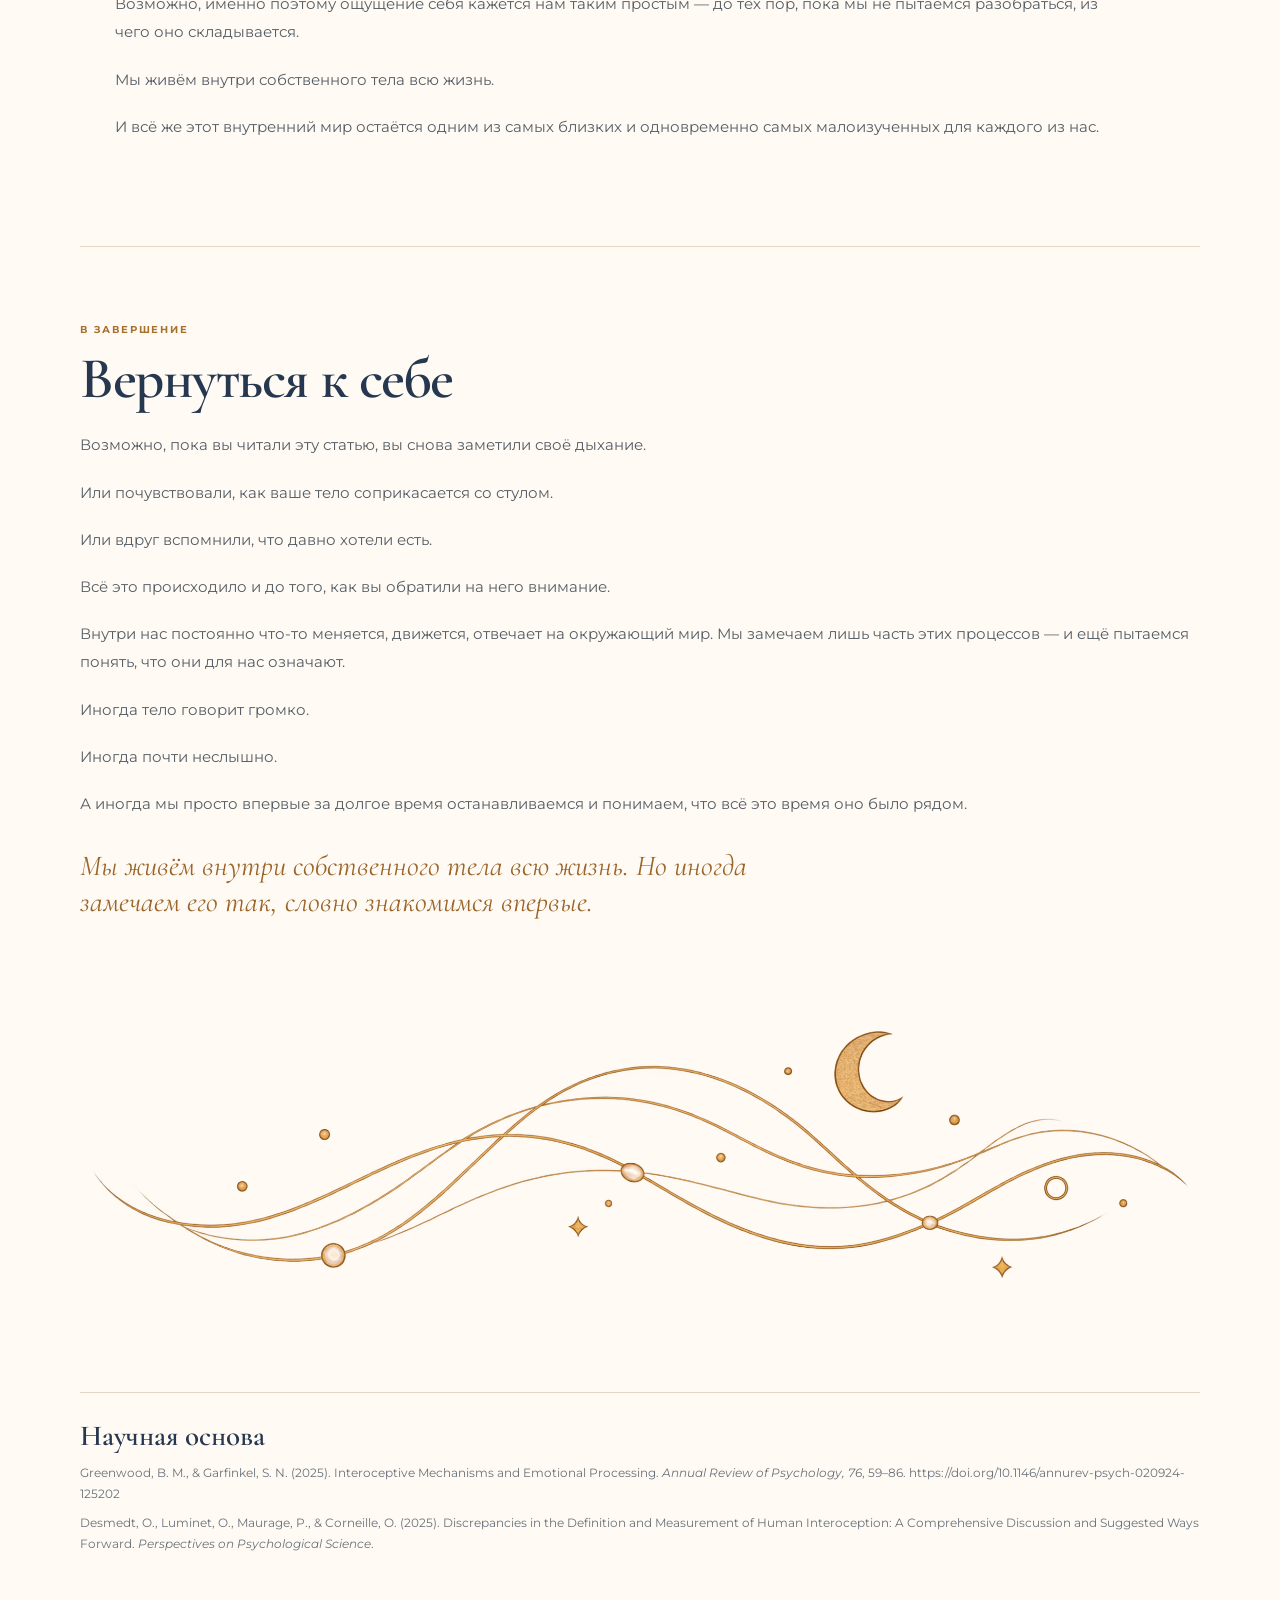
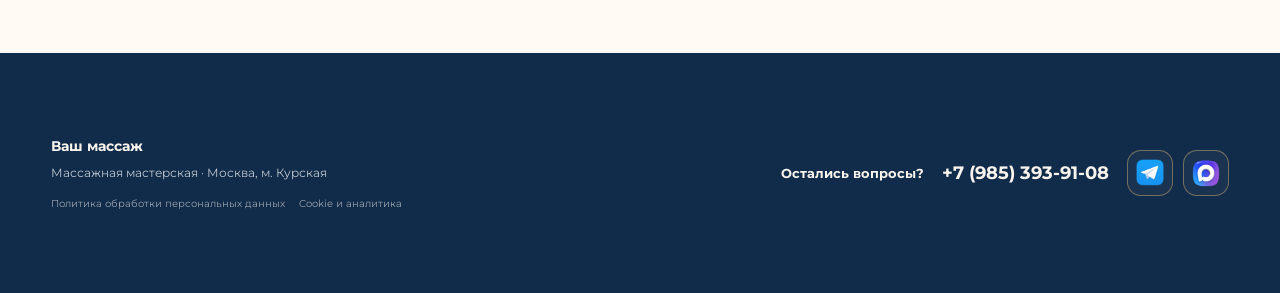
<file: interoception.html>
<!doctype html>
<html lang="ru">
<head>
<meta charset="utf-8">
<meta name="viewport" content="width=device-width, initial-scale=1">
<title>Что такое интероцепция и как мы чувствуем себя изнутри? — На ощупь</title>
<meta name="description" content="Что такое интероцепция, почему мы не всегда замечаем сигналы тела и как ощущения становятся частью нашего сознательного опыта.">
<link rel="stylesheet" href="style.css">
<style>
@import url('https://fonts.googleapis.com/css2?family=Cormorant+Garamond:ital,wght@0,500;0,600;0,700;1,500;1,600;1,700&family=Montserrat:wght@400;500;600;700&display=swap');
:root{--cream:#fffaf4;--navy:#112b4a;--ink:#263850;--gold:#b77a29;--gold-soft:#d8b176;--line:#e4d6c4;--muted:#68727b}
*{box-sizing:border-box}html{scroll-behavior:smooth}body{margin:0;background:var(--cream);color:var(--ink);font-family:Montserrat,Arial,sans-serif}a{text-decoration:none;color:inherit}img{display:block;max-width:100%}.wrap{width:min(1200px,92%);margin:auto}
.site-header{background:rgba(255,250,244,.96);position:sticky;top:0;z-index:50;border-bottom:1px solid rgba(228,214,196,.8);backdrop-filter:blur(14px)}
.site-wrap{width:min(1200px,92%);margin:auto}.site-nav{min-height:112px;display:flex;align-items:center;justify-content:space-between;gap:24px}.site-brand{display:flex;align-items:center;gap:12px;min-width:285px;color:var(--navy)}.site-brand-mark{width:88px;height:88px;object-fit:contain}.site-brand-copy{display:flex;flex-direction:column;line-height:.84}.site-brand-name{font-family:'Cormorant Garamond',Georgia,serif;font-size:45px;font-weight:600;letter-spacing:-.025em;color:var(--navy)}.site-brand-sub{margin-top:13px;font-size:10px;letter-spacing:.22em;color:#6d6258;text-transform:uppercase;font-weight:600}.site-menu{display:flex;align-items:center;gap:29px;font-size:13px;font-weight:600;white-space:nowrap;color:#18314e}.site-menu a{transition:.2s}.site-menu a:hover{color:#c9953e}.site-menu .site-touch{font-family:'Cormorant Garamond',Georgia,serif;font-size:20px;font-style:italic;font-weight:600}.site-book{background:var(--navy);color:#fff;padding:15px 25px;border-radius:999px;font-size:13px;font-weight:700;white-space:nowrap;box-shadow:0 8px 20px rgba(17,43,74,.14)}.site-book span{color:#e3ba72;margin-right:7px}.site-mobile-menu{display:none;border:0;background:transparent;font-size:32px;line-height:1;color:var(--navy);cursor:pointer;padding:4px}
.article-page{overflow:hidden;background:radial-gradient(circle at 11% 13%,rgba(224,187,127,.10),transparent 22%),radial-gradient(circle at 89% 42%,rgba(224,187,127,.07),transparent 24%),var(--cream)}
.article-hero{padding:54px 0 54px;border-bottom:1px solid rgba(228,214,196,.8)}.breadcrumbs{font-size:10px;font-weight:700;letter-spacing:.18em;text-transform:uppercase;color:#9d6c29;margin-bottom:34px}.breadcrumbs span{opacity:.55;margin:0 9px}.article-hero-grid{display:grid;grid-template-columns:minmax(0,1.02fr) minmax(390px,.98fr);gap:30px;align-items:center}.article-title{font-family:'Cormorant Garamond',Georgia,serif;font-size:clamp(56px,5.2vw,82px);line-height:.92;font-weight:600;letter-spacing:-.035em;margin:0;color:var(--ink);max-width:760px}.article-lead{font-family:'Cormorant Garamond',Georgia,serif;font-size:27px;line-height:1.27;font-style:italic;color:#9b6529;margin:26px 0 18px;max-width:650px}.reading-time{font-size:12px;color:var(--muted)}.hero-art{display:flex;align-items:center;justify-content:center}.hero-art img{width:min(118%,700px);max-height:650px;object-fit:contain;transform:translateX(2%)}
.article-content{padding:0 0 70px}.prose{font-size:15px;line-height:1.88;color:#555e66}.prose p{margin:0 0 19px}.prose p:last-child{margin-bottom:0}.dropcap:first-letter{float:left;font-family:'Cormorant Garamond',Georgia,serif;font-size:78px;line-height:.68;font-weight:600;color:var(--ink);padding:12px 10px 0 0}.section-title{font-family:'Cormorant Garamond',Georgia,serif;font-size:52px;line-height:.94;font-weight:600;letter-spacing:-.025em;color:var(--ink);margin:0 0 25px}.section-kicker{font-size:10px;font-weight:700;letter-spacing:.18em;text-transform:uppercase;color:#a8702d;margin-bottom:14px}
.intro{max-width:930px;margin:0 auto;padding:72px 0 35px}.intro .prose{font-size:16px;line-height:1.9}
.editorial-pair{display:grid;grid-template-columns:1fr 1fr;gap:92px;max-width:1100px;margin:70px auto 0;padding-top:64px;border-top:1px solid var(--line)}.editorial-pair .article-section{margin:0}.editorial-pair .section-title{font-size:48px}.editorial-pair .prose{font-size:14px;line-height:1.9}
.full-section{max-width:1050px;margin:105px auto 0;padding-top:70px;border-top:1px solid var(--line)}.full-section .prose{max-width:980px}.full-section .section-title{max-width:900px}
.image-section{max-width:1050px;margin:88px auto 0;padding:58px 0;border-top:1px solid var(--line);border-bottom:1px solid var(--line)}.image-section .copy{max-width:1000px}.image-section .copy .prose{font-size:14px;line-height:1.9}.image-section .art{display:block}.image-section .art img{width:360px;max-width:42%;height:auto;object-fit:contain}.map-section .art{float:left;margin:-2px 38px 18px 110px}.map-section .art img{width:430px;max-width:43%}.map-section .copy:after,.interpretation-copy:after{content:"";display:block;clear:both}
.interpretation{max-width:1050px;margin:88px auto 0;padding-top:58px;border-top:1px solid var(--line)}.interpretation-copy{max-width:1000px}.interpretation-art{display:block;float:right;margin:4px 0 22px 54px}.interpretation-art img{width:680px;max-width:64%;height:auto;object-fit:contain}.question-line{font-family:'Cormorant Garamond',Georgia,serif;font-size:25px;line-height:1.35;font-style:italic;color:#a46a27;margin:12px 0 23px}
.science{max-width:1050px;margin:105px auto 0;padding:72px 0 0;border-top:1px solid var(--line)}.science .prose{max-width:1000px}.science .section-title{max-width:950px}
.closing{max-width:1120px;margin:105px auto 0;padding:75px 0 28px;border-top:1px solid var(--line)}.closing-grid{display:block}.closing-copy{max-width:none}.closing-copy .section-title{font-size:58px}.closing-copy .prose{max-width:none}.closing-quote{font-family:'Cormorant Garamond',Georgia,serif;font-size:29px;line-height:1.25;font-style:italic;color:#9b6529;margin:30px 0 0;max-width:760px}.closing-art{max-width:1120px;margin:18px auto 0;display:block}.closing-art img{display:block;width:100%;height:auto;margin:0}
.sources{max-width:1120px;margin:52px auto 0;padding-top:28px;border-top:1px solid var(--line);font-size:12px;line-height:1.7;color:#69727b}.sources h2{font-family:'Cormorant Garamond',Georgia,serif;font-size:29px;color:var(--ink);margin:0 0 12px}.sources p{margin:0 0 9px;word-break:break-word}.sources .editor-note{display:none}
.contact-footer{background:var(--navy);color:#f8f4ed;margin-top:20px}.footer-grid{width:min(1200px,92%);margin:auto;min-height:150px;display:flex;justify-content:space-between;align-items:center;gap:30px}.footer-grid>div:first-child{font-family:Montserrat,Arial,sans-serif;font-size:14px}.footer-grid small{display:inline-block;margin-top:7px;color:#bfc8d2}.contact-footer .contact-links{display:flex;flex-wrap:wrap;gap:18px;align-items:center;font-size:13px;justify-content:flex-end}.contact-footer a{color:#e3ba72}.contact-footer .footer-phone{font-size:18px;font-weight:700;color:#f8f4ed;white-space:nowrap}.footer-social{display:flex;gap:10px}.footer-social a{width:46px;height:46px;border:1px solid rgba(227,186,114,.45);border-radius:14px;display:flex;align-items:center;justify-content:center;background:rgba(255,255,255,.04)}.footer-social img{width:28px;height:28px;object-fit:contain}
@media(max-width:1060px){.site-brand{min-width:240px}.site-brand-mark{width:74px;height:74px}.site-brand-name{font-size:39px}.site-menu{gap:18px}.site-nav{min-height:96px}.article-hero-grid{grid-template-columns:1fr .85fr;gap:15px}.editorial-pair{gap:55px}.image-section{gap:50px}.interpretation{gap:50px}}
@media(max-width:900px){.site-nav{min-height:82px}.site-brand{min-width:auto}.site-brand-mark{width:64px;height:64px}.site-brand-name{font-size:35px}.site-brand-sub{display:none}.site-menu{display:none}.site-mobile-menu{display:block}.site-menu.show{display:flex;position:absolute;top:82px;left:0;right:0;background:var(--cream);padding:20px 4%;flex-direction:column;gap:18px;border-bottom:1px solid var(--line);box-shadow:0 16px 38px rgba(27,40,55,.09)}.site-menu.show .site-touch{font-size:24px}.article-hero{padding-top:44px}.article-hero-grid{grid-template-columns:1fr;gap:10px}.hero-art{order:-1;justify-content:center}.hero-art img{width:min(100%,620px);max-height:none;transform:none}.article-title{max-width:760px}.editorial-pair{gap:72px}.image-section{margin-top:68px}.map-section .art{float:none;text-align:center;margin:0 0 30px}.map-section .art img{width:min(72%,360px);max-width:none}.interpretation{margin-top:68px}.interpretation-art{float:none;text-align:center;margin:0 0 30px}.interpretation-art img{width:min(72%,680px);max-width:none}.closing-grid{display:block}.closing-art{margin-top:18px}.closing-art img{width:100%;margin:0}.full-section,.image-section,.interpretation,.science,.closing{margin-top:78px}.intro{padding-top:55px}.footer-grid{padding:32px 0;min-height:0;flex-direction:column;align-items:flex-start}.contact-footer .contact-links{justify-content:flex-start}}
@media(max-width:560px){.wrap,.site-wrap{width:90%}.site-nav{min-height:74px}.site-brand-mark{width:56px;height:56px}.site-brand-name{font-size:32px}.site-book{padding:12px 15px;font-size:11px}.site-menu.show{top:74px}.article-hero{padding:34px 0 38px}.breadcrumbs{margin-bottom:20px}.article-title{font-size:49px;line-height:.94}.article-lead{font-size:22px;line-height:1.3;margin-top:21px}.hero-art img{width:100%;max-width:620px}.intro{padding:43px 0 20px}.intro .prose{font-size:14px;line-height:1.85}.prose{font-size:14px;line-height:1.82}.dropcap:first-letter{font-size:69px;padding-right:8px}.editorial-pair{margin-top:60px;padding-top:48px;gap:58px}.editorial-pair .section-title,.section-title{font-size:40px}.full-section{margin-top:65px;padding-top:48px}.image-section,.interpretation,.science,.closing{margin-top:58px;padding-top:44px}.image-section{padding-bottom:44px}.map-section .art{margin-bottom:22px}.map-section .art img{width:72%;max-width:330px}.interpretation-art{margin-bottom:22px}.interpretation-art img{width:72%;max-width:680px}.question-line{font-size:23px}.science{padding-bottom:0}.closing-copy .section-title{font-size:49px}.closing-quote{font-size:24px}.closing-art img{width:100%}.sources{margin-top:45px;font-size:11px}.footer-grid{gap:22px}.contact-footer .contact-links{gap:12px}.contact-footer .footer-phone{font-size:16px}}
</style>
</head>
<body>
<header class="site-header">
  <div class="site-wrap site-nav">
    <a class="site-brand" href="index.html" aria-label="Ваш массаж — на главную">
      <img class="site-brand-mark" src="assets/logo-mark-transparent.png" alt="">
      <span class="site-brand-copy"><span class="site-brand-name">Ваш<br>массаж</span><span class="site-brand-sub">Массажная мастерская</span></span>
    </a>
    <nav class="site-menu" id="site-menu">
      <a href="index.html#about">О нас</a><a href="index.html#services">Услуги</a><a href="index.html#reviews">Отзывы</a>
      <a class="site-touch" href="na-oshchup.html">На ощупь</a><a href="index.html#address">Адрес</a><a href="index.html#contacts">Контакты</a>
    </nav>
    <a class="site-book" href="https://dikidi.ru/2021892?p=1.pi-po" target="_blank" rel="noopener"><span>✦</span>Записаться</a>
    <button class="site-mobile-menu" aria-label="Открыть меню" aria-expanded="false">☰</button>
  </div>
</header>

<main class="article-page">
  <section class="article-hero">
    <div class="wrap">
      <div class="breadcrumbs">На ощупь <span>•</span> Чувствовать</div>
      <div class="article-hero-grid">
        <div>
          <h1 class="article-title">Что такое интероцепция и как мы чувствуем себя изнутри?</h1>
          <p class="article-lead">О внутреннем мире ощущений, который сопровождает нас постоянно — даже когда мы его не замечаем.</p>
          <div class="reading-time">Время чтения: ~5 минут</div>
        </div>
        <div class="hero-art"><img src="assets/interoception-hero.png" alt="Иллюстрация человека, обращающего внимание на ощущения тела"></div>
      </div>
    </div>
    <div class="article-rule"></div>
  </section>

  <article class="article-content">
  <div class="wrap">
    <section class="intro">
      <div class="prose">
        <p class="dropcap">Прямо сейчас внутри вас бьётся сердце. Движется воздух. Продолжается работа органов. Организм поддерживает температуру, расходует энергию, реагирует на то, что происходит вокруг.</p>
        <p>Большую часть этого вы, скорее всего, не замечаете.</p>
        <p>Вы не следите за каждым ударом сердца. Не прислушиваетесь постоянно к желудку. Не думаете о каждом вдохе и выдохе. И всё же стоит на мгновение обратить внимание внутрь — и что-то вдруг становится заметным.</p>
        <p>Сердце.<br>Дыхание.<br>Лёгкое напряжение в плечах.<br>Или, возможно, голод, который всё это время был где-то рядом, но стал очевидным только сейчас.</p>
        <p>Мы привыкли говорить о чувствах, которые связывают нас с окружающим миром: зрении, слухе, запахах, прикосновениях. Но существует и другой, менее заметный мир — мир ощущений, которые приходят изнутри.</p>
        <p>Учёные называют процессы восприятия и обработки внутренних сигналов организма интероцепцией. Это не одно отдельное «шестое чувство» и не мистическое умение особенно хорошо слышать своё тело. Современная наука рассматривает интероцепцию как сложную систему: нервная система получает информацию о внутреннем состоянии организма, обрабатывает её, объединяет с другой информацией и в некоторых случаях делает частью нашего сознательного опыта.</p>
      </div>
    </section>

    <div class="editorial-pair">
      <section class="article-section">
        <div class="section-kicker">Внутренний мир ощущений</div>
        <h2 class="section-title">У нас есть внутренний мир ощущений</h2>
        <div class="prose">
          <p>Иногда он говорит довольно ясно.</p>
          <p>Мы чувствуем голод. Жажду. Наполненность желудка. Замечаем, как изменилось дыхание. Можем почувствовать учащённое сердцебиение или внутреннее тепло.</p>
          <p>Но многое из того, что происходит внутри, остаётся за пределами нашего внимания.</p>
          <p>И, возможно, именно поэтому собственное тело иногда способно удивлять нас. Мы живём внутри него всю жизнь — и всё же можем внезапно заметить ощущение, которое словно появилось только сейчас.</p>
          <p>Хотя на самом деле оно могло быть с нами уже некоторое время.</p>
          <p>Современные исследования показывают, что интероцепция включает как сознательные, так и неосознаваемые уровни обработки информации. При этом учёные всё чаще говорят не об одной простой способности «чувствовать тело», а о нескольких связанных процессах: самих сигналах, их восприятии, обработке и более высоком уровне — попытке понять, что эти ощущения могут означать.</p>
          <p>Возможно, поэтому вопрос «хорошо ли я чувствую своё тело?» не так прост, как кажется.</p>
          <p>Можно очень быстро заметить голод и совершенно не обратить внимания на усталость. Можно чувствовать собственное дыхание, но редко замечать сердцебиение. У разных внутренних ощущений — свои особенности и, вероятно, разная степень заметности для каждого человека. Исследователи продолжают обсуждать, как именно измерять разные стороны интероцепции и можно ли вообще свести их к одному показателю.</p>
          <p>Поэтому, возможно, у каждого из нас есть своя карта внутренних ощущений.</p>
          <p>Где-то линии прорисованы отчётливо.<br>А где-то остаются почти незаметными.</p>
        </div>
      </section>

      <section class="article-section">
        <div class="section-kicker">Внимание</div>
        <h2 class="section-title">Почему мы не замечаем всё, что происходит внутри?</h2>
        <div class="prose">
          <p>Если остановиться и прислушаться к себе, может показаться странным: внутри организма постоянно происходит огромное количество процессов. Почему же мы не чувствуем их все?</p>
          <p>Вероятно, потому, что ощущать и осознавать — не одно и то же.</p>
          <p>Организм непрерывно поддерживает свою работу, а нервная система получает и обрабатывает информацию о внутреннем состоянии. Но лишь часть этого процесса становится тем, что мы можем описать словами: «я голодна», «мне жарко», «моё сердце бьётся быстрее».</p>
          <p>Большую часть времени нам и не приходится специально следить за тем, как работает тело. Мы можем разговаривать, читать, идти по улице или думать о чём-то совершенно другом — и при этом продолжать дышать.</p>
          <p>До тех пор, пока вдруг не заметим дыхание.</p>
          <p>И тогда возникает любопытный вопрос: оно изменилось — или изменилось наше внимание?</p>
          <p>На этот вопрос не всегда есть один ответ.</p>
          <p>Иногда внутренний сигнал действительно становится сильнее или меняется. А иногда мы просто направляем внимание туда, куда раньше почти не смотрели. Исследования интероцепции рассматривают внимание как один из важных факторов, связанных с тем, как внутренние сигналы воспринимаются и становятся частью субъективного опыта.</p>
          <p>Возможно, именно поэтому некоторые ощущения способны появляться в сознании почти неожиданно.</p>
          <p>Вы можете только что вспомнить о том, что давно не ели — и вдруг почувствовать голод. Вспомнить о дыхании — и заметить движение воздуха. Сесть после долгого дня и внезапно понять, что всё это время были уставшими.</p>
          <p>Это не обязательно означает, что ощущение появилось именно в ту секунду, когда вы его заметили.</p>
          <p>Иногда оно просто выходит на первый план.</p>
        </div>
      </section>
    </div>

    <section class="image-section map-section">
      <div class="copy">
        <div class="section-kicker">Своя карта ощущений</div>
        <h2 class="section-title">Мы слышим разные части себя по-разному</h2>
        <div class="prose">
          <div class="art"><img src="assets/interoception-map.png" alt="Иллюстрация карты внутренних ощущений на спине"></div>
          <p>Иногда говорят, что человек либо хорошо чувствует своё тело, либо нет.</p>
          <p>Но, возможно, всё устроено не так просто.</p>
          <p>Можно быстро заметить голод и только к вечеру понять, что весь день были усталыми. Можно чувствовать малейшие изменения дыхания и почти никогда не обращать внимания на сердцебиение.</p>
          <p>Интероцепция — не одна кнопка, которую можно включить или выключить.</p>
          <p>Исследователи всё чаще рассматривают её как совокупность разных процессов и измерений. То, насколько человек замечает один внутренний сигнал, не обязательно говорит о том, как он воспринимает другой. Кроме того, сами способы измерения интероцепции и связи между её различными сторонами продолжают обсуждаться.</p>
          <p>Поэтому, возможно, у каждого из нас есть собственная карта внутренних ощущений.</p>
          <p>Где-то она прорисована очень подробно. Мы быстро замечаем перемены и легко подбираем им слова.</p>
          <p>А где-то остаются белые пятна.</p>
          <p>Не обязательно потому, что мы плохо умеем чувствовать себя. Иногда мы просто привыкли обращать внимание на одно и гораздо реже замечаем другое.</p>
        </div>
      </div>
    </section>

    <section class="full-section">
      <div class="section-kicker">Когда сигнал выходит на первый план</div>
      <h2 class="section-title">Иногда тело становится громче</h2>
      <div class="prose">
        <p>Есть внутренние ощущения, которые трудно игнорировать. Другие могут долго оставаться где-то на фоне.</p>
        <p>Представьте комнату, в которой одновременно разговаривают несколько человек. Все голоса существуют одновременно, но услышать каждое слово невозможно. Иногда один разговор вдруг становится важнее — и внимание естественным образом переключается на него.</p>
        <p>С внутренними ощущениями эта метафора работает лишь отчасти. Тело — не комната с несколькими голосами, а сложная система, где одновременно происходят самые разные процессы. Но сам опыт знаком многим: мы можем внезапно заметить то, что ещё минуту назад словно не существовало.</p>
        <p>Именно поэтому слово «слушать» тело иногда немного сбивает с толку.</p>
        <p>Будто внутри нас есть один голос, который всегда говорит ясно, а наша задача — просто стать внимательнее.</p>
        <p>Современное понимание интероцепции устроено сложнее. Внутренние сигналы могут быть разными, их обработка происходит на нескольких уровнях, а внимание — лишь одна из частей этой большой системы.</p>
        <p>Возможно, мы не столько слушаем тело, сколько постоянно живём среди множества ощущений — и лишь некоторые из них в определённый момент становятся для нас заметными.</p>
      </div>
    </section>

    <section class="interpretation">
      <div class="interpretation-copy">
        <div class="section-kicker">Ощущение и смысл</div>
        <h2 class="section-title">Почувствовать — ещё не значит понять</h2>
        <div class="prose">
          <p>Представьте, что сердце вдруг начинает биться быстрее.</p>
          <p>Само ощущение может быть довольно простым: вы замечаете ускоренный ритм.</p>
          <p>Но дальше начинается другая история.</p>
          <div class="interpretation-art"><img src="assets/interoception-hand.png" alt="Иллюстрация ладони, удерживающей символ ощущения"></div>
          <div class="question-line">«Я волнуюсь?»<br>«Я испугалась?»<br>«Я устала?»<br>«Почему я вообще это почувствовала?»</div>
          <p>Ощутить внутренний сигнал и понять, что он означает, — не совсем одно и то же.</p>
          <p>Современные модели интероцепции рассматривают восприятие внутреннего состояния как многоуровневый процесс. На субъективный опыт могут влиять не только сигналы организма, но и внимание, контекст, предыдущий опыт и то, как мозг интерпретирует поступающую информацию.</p>
          <p>Это не значит, что каждое ощущение — загадка, которую невозможно разгадать. И не означает, что мы постоянно ошибаемся в собственном теле.</p>
          <p>Скорее, между ощущением и его объяснением иногда есть небольшое расстояние.</p>
          <p>Сначала мы можем почувствовать: «Со мной что-то происходит».</p>
          <p>А уже потом попытаться подобрать слова.</p>
          <p>И, возможно, именно здесь становится понятнее, почему популярная фраза «просто слушай своё тело» одновременно кажется такой привлекательной и такой неточной.</p>
          <p>Тело действительно постоянно участвует в нашем опыте. Но оно не всегда даёт нам готовые ответы.</p>
          <p>Иногда сначала появляется ощущение.<br>А смысл мы ищем уже сами.</p>
        </div>
      </div>
    </section>

    <section class="science">
      <div class="section-kicker">Открытый вопрос</div>
      <h2 class="section-title">Наука всё ещё изучает, как мы чувствуем себя изнутри</h2>
      <div class="prose">
        <p>Мы знаем довольно много о том, как организм передаёт информацию и как нервная система участвует в её обработке.</p>
        <p>Но один из самых интересных вопросов остаётся открытым.</p>
        <p>Как множество разных процессов — сердцебиение, дыхание, ощущения в животе, температура, напряжение — соединяются в одно простое и привычное чувство:</p>
        <p>«Сегодня я чувствую себя хорошо».</p>
        <p>Или:</p>
        <p>«Мне почему-то не по себе».</p>
        <p>Современная наука всё ещё пытается понять, как разные внутренние сигналы объединяются в целостный субъективный опыт и как на этот опыт влияют контекст, внимание и интерпретация.</p>
        <p>Возможно, именно поэтому ощущение себя кажется нам таким простым — до тех пор, пока мы не пытаемся разобраться, из чего оно складывается.</p>
        <p>Мы живём внутри собственного тела всю жизнь.</p>
        <p>И всё же этот внутренний мир остаётся одним из самых близких и одновременно самых малоизученных для каждого из нас.</p>
      </div>
    </section>

    <section class="closing">
      <div class="closing-grid">
        <div class="closing-copy">
          <div class="section-kicker">В завершение</div>
          <h2 class="section-title">Вернуться к себе</h2>
          <div class="prose">
            <p>Возможно, пока вы читали эту статью, вы снова заметили своё дыхание.</p>
            <p>Или почувствовали, как ваше тело соприкасается со стулом.</p>
            <p>Или вдруг вспомнили, что давно хотели есть.</p>
            <p>Всё это происходило и до того, как вы обратили на него внимание.</p>
            <p>Внутри нас постоянно что-то меняется, движется, отвечает на окружающий мир. Мы замечаем лишь часть этих процессов — и ещё пытаемся понять, что они для нас означают.</p>
            <p>Иногда тело говорит громко.</p>
            <p>Иногда почти неслышно.</p>
            <p>А иногда мы просто впервые за долгое время останавливаемся и понимаем, что всё это время оно было рядом.</p>
          </div>
          <p class="closing-quote">Мы живём внутри собственного тела всю жизнь. Но иногда замечаем его так, словно знакомимся впервые.</p>
        </div>
      </div>
    </section>

    <div class="closing-art"><img src="assets/interoception-waves.png" alt="Декоративные золотые волны и луна"></div>

    <section class="sources">
      <h2>Научная основа</h2>
      <p>Greenwood, B. M., &amp; Garfinkel, S. N. (2025). Interoceptive Mechanisms and Emotional Processing. <i>Annual Review of Psychology, 76</i>, 59–86. https://doi.org/10.1146/annurev-psych-020924-125202</p>
      <p>Desmedt, O., Luminet, O., Maurage, P., &amp; Corneille, O. (2025). Discrepancies in the Definition and Measurement of Human Interoception: A Comprehensive Discussion and Suggested Ways Forward. <i>Perspectives on Psychological Science</i>.</p>
    </section>
  </div>
</article>
</main>

<footer class="footer contact-footer"><div class="footer-grid"><div><strong>Ваш массаж</strong><br><small>Массажная мастерская · Москва, м. Курская</small><div class="legal-links" style="margin-top:12px;font-size:10px;line-height:1.5;color:#9aa3ad;display:flex;gap:14px;flex-wrap:wrap;"><a href="privacy.html" style="color:inherit;text-decoration:none;">Политика обработки персональных данных</a><a href="cookie.html" style="color:inherit;text-decoration:none;">Cookie и аналитика</a></div></div><div class="contact-links"><strong>Остались вопросы?</strong><a class="footer-phone" href="tel:+79853939108">+7 (985) 393-91-08</a><div class="footer-social"><a href="https://t.me/ritm108" target="_blank" rel="noopener" aria-label="Telegram"><img src="assets/telegram.png" alt="Telegram"></a><a href="#" aria-label="MAX"><img src="assets/max.png" alt="MAX"></a></div></div></div></footer>

<script>
const siteMobileButton=document.querySelector('.site-mobile-menu');
const siteMenu=document.querySelector('.site-menu');
if(siteMobileButton&&siteMenu){siteMobileButton.addEventListener('click',()=>{siteMenu.classList.toggle('show');siteMobileButton.setAttribute('aria-expanded',siteMenu.classList.contains('show'))});siteMenu.querySelectorAll('a').forEach(a=>a.addEventListener('click',()=>{siteMenu.classList.remove('show');siteMobileButton.setAttribute('aria-expanded','false')}));}
</script>
<script src="cookie-consent.js"></script>
</body>
</html>
</file>
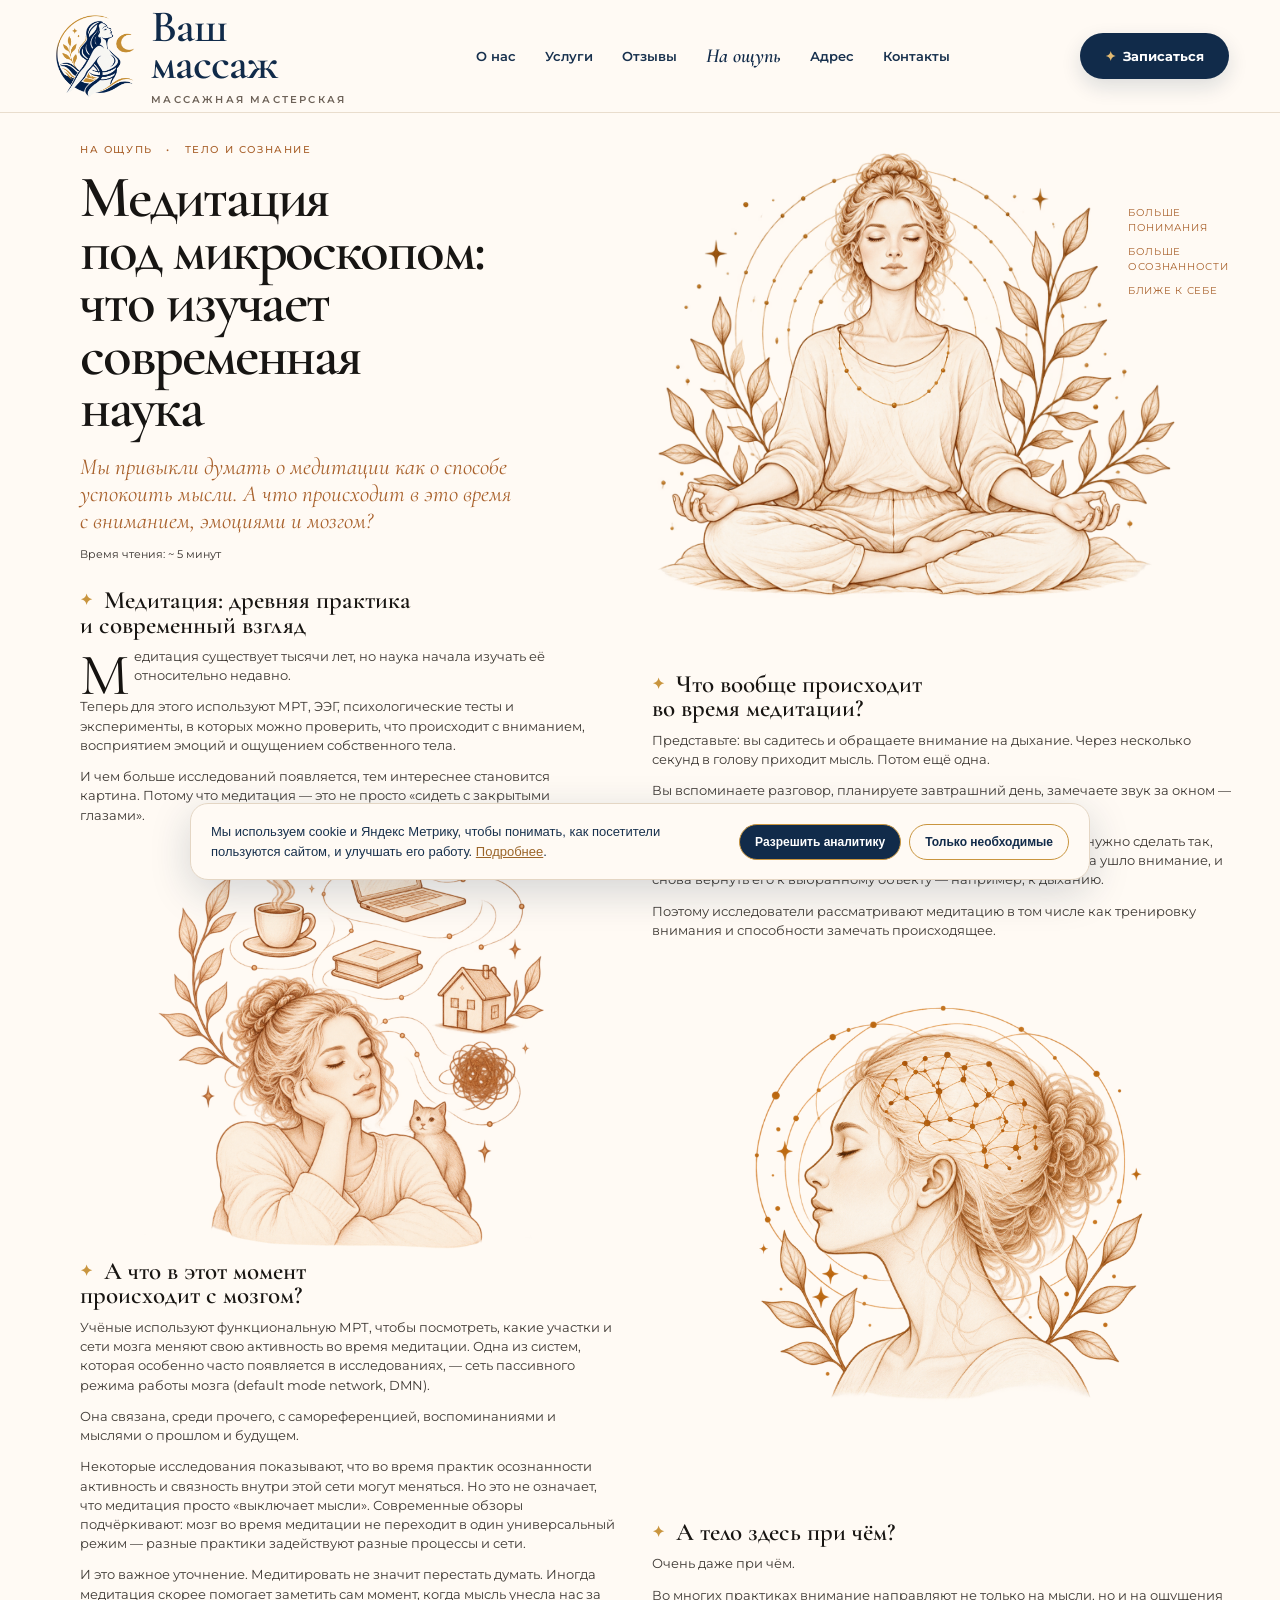
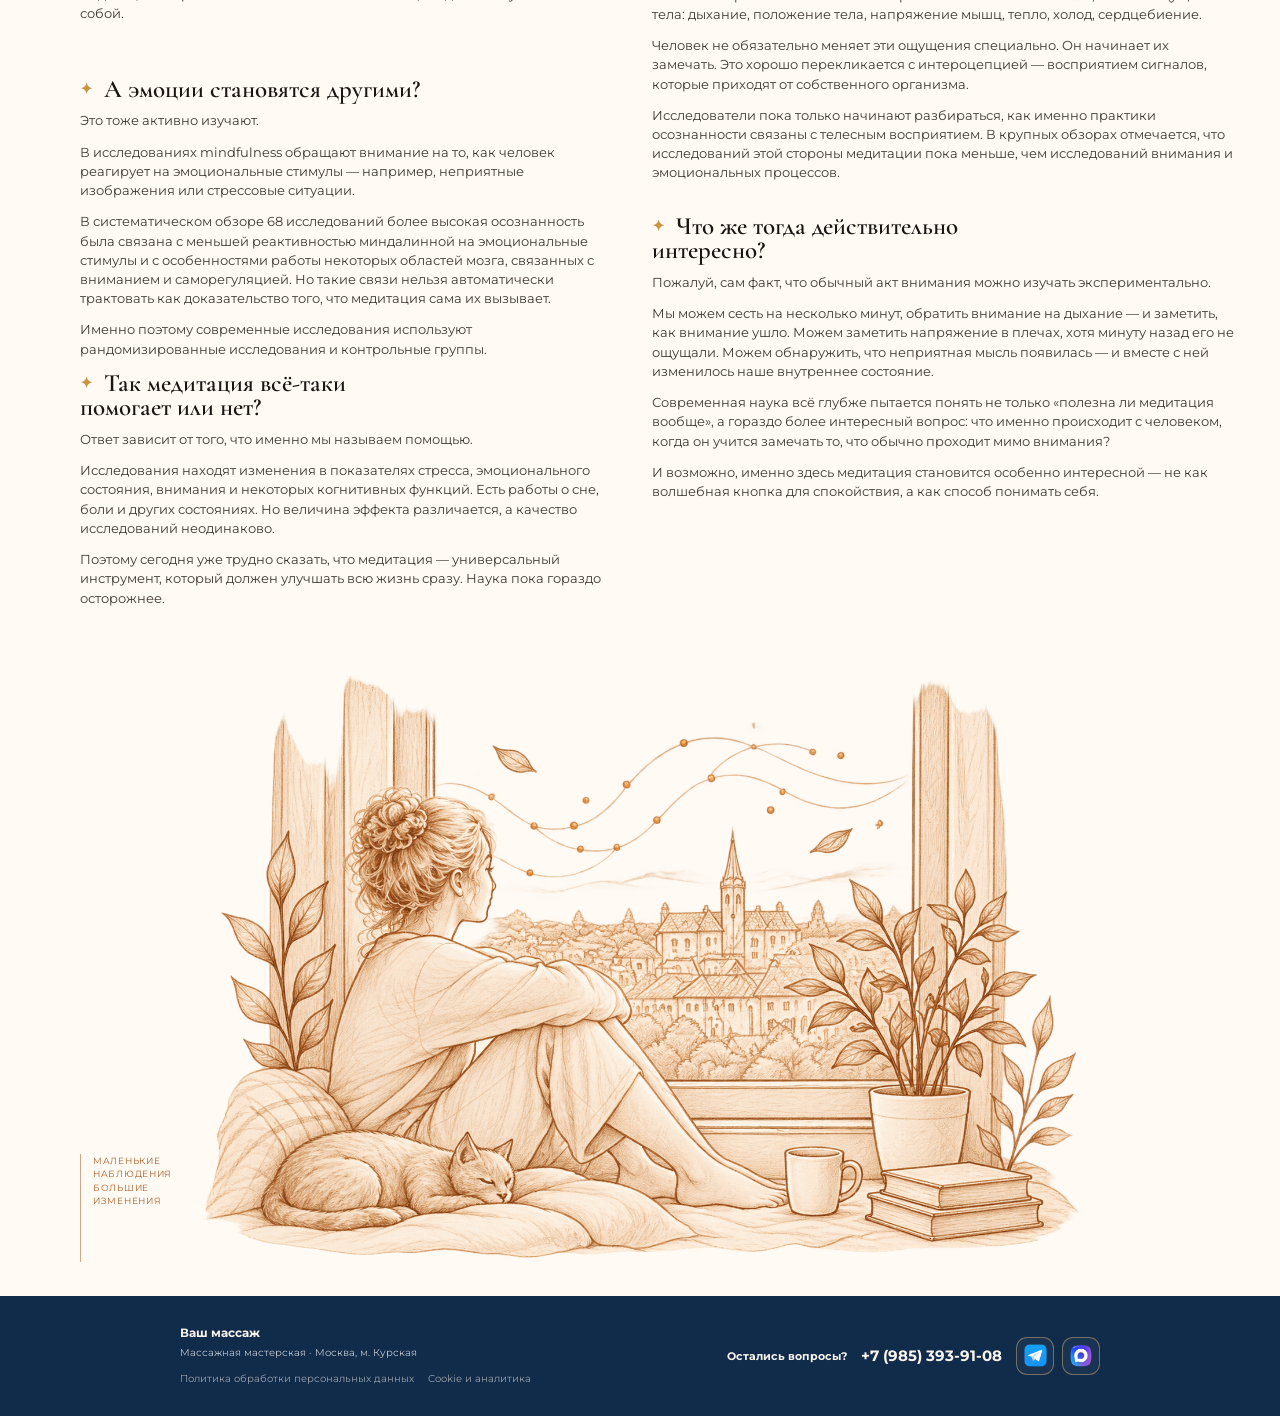
<file: meditation.html>
<!doctype html>
<html lang="ru">
<head>
<meta charset="utf-8">
<meta name="viewport" content="width=device-width, initial-scale=1">
<title>Медитация под микроскопом: что изучает современная наука — Ваш массаж</title>
<meta name="description" content="Что происходит с вниманием, эмоциями, мозгом и ощущением собственного тела во время медитации — и что об этом говорит современная наука.">
<style>
@import url('https://fonts.googleapis.com/css2?family=Cormorant+Garamond:ital,wght@0,500;0,600;0,700;1,500;1,600&family=Montserrat:wght@400;500;600;700&display=swap');

:root{
  --cream:#fffaf4;
  --navy:#112b4a;
  --ink:#24201c;
  --orange:#a9622d;
  --gold:#c9953e;
  --line:#e6d9c9;
}
*{box-sizing:border-box}
html{scroll-behavior:smooth}
body{margin:0;background:var(--cream);color:var(--ink);font-family:Montserrat,Arial,sans-serif}
a{text-decoration:none;color:inherit}
img{display:block;max-width:100%}

/* Общая шапка сайта */
.site-header{
  background:rgba(255,250,244,.96);
  position:sticky;top:0;z-index:50;
  border-bottom:1px solid rgba(228,214,196,.8);
  backdrop-filter:blur(14px)
}
.site-wrap{width:min(1200px,92%);margin:auto}
.site-nav{min-height:112px;display:flex;align-items:center;justify-content:space-between;gap:24px}
.site-brand{display:flex;align-items:center;gap:12px;min-width:285px;color:var(--navy)}
.site-brand-mark{width:88px;height:88px;object-fit:contain}
.site-brand-copy{display:flex;flex-direction:column;line-height:.84}
.site-brand-name{font-family:'Cormorant Garamond',Georgia,serif;font-size:45px;font-weight:600;letter-spacing:-.025em;color:var(--navy)}
.site-brand-sub{margin-top:13px;font-size:10px;letter-spacing:.22em;color:#6d6258;text-transform:uppercase;font-weight:600}
.site-menu{display:flex;align-items:center;gap:29px;font-size:13px;font-weight:600;white-space:nowrap;color:#18314e}
.site-menu a:hover{color:var(--gold)}
.site-menu .site-touch{font-family:'Cormorant Garamond',Georgia,serif;font-size:20px;font-style:italic;font-weight:600;color:var(--navy)}
.site-book{background:var(--navy);color:#fff;padding:15px 25px;border-radius:999px;font-size:13px;font-weight:700;white-space:nowrap;box-shadow:0 8px 20px rgba(17,43,74,.14)}
.site-book span{color:#e3ba72;margin-right:7px}
.site-mobile-menu{display:none;border:0;background:transparent;font-size:32px;line-height:1;color:var(--navy);cursor:pointer;padding:4px}
@media(max-width:1060px){
  .site-brand{min-width:240px}.site-brand-mark{width:74px;height:74px}.site-brand-name{font-size:39px}
  .site-menu{gap:18px}.site-nav{min-height:96px}
}
@media(max-width:900px){
  .site-nav{min-height:82px}.site-brand{min-width:auto}.site-brand-mark{width:64px;height:64px}
  .site-brand-name{font-size:35px}.site-brand-sub{display:none}.site-menu{display:none}.site-mobile-menu{display:block}
  .site-menu.show{display:flex;position:absolute;top:82px;left:0;right:0;background:var(--cream);padding:20px 4%;flex-direction:column;gap:18px;border-bottom:1px solid var(--line);box-shadow:0 16px 38px rgba(27,40,55,.09)}
  .site-menu.show .site-touch{font-size:24px}
}
@media(max-width:560px){
  .site-wrap{width:92%}.site-nav{min-height:74px}.site-brand-mark{width:56px;height:56px}
  .site-brand-name{font-size:32px}.site-book{padding:12px 15px;font-size:11px}.site-menu.show{top:74px}
}

/* Статья */
.article-wrap{width:min(1120px,90%);margin:auto}
.article-page{overflow:hidden;background:var(--cream)}
.article-hero{padding:30px 0 0}
.breadcrumbs{color:var(--orange);font-size:10px;font-weight:500;letter-spacing:.16em;text-transform:uppercase;margin-bottom:10px}
.breadcrumbs span{padding:0 9px}
.hero-grid{
  display:grid;
  grid-template-columns:44% 56%;
  column-gap:18px;
  min-height:455px;
  align-items:start
}
.hero-copy{padding-top:5px;position:relative;z-index:2}
.article-title{
  margin:0;max-width:550px;
  font-family:'Cormorant Garamond',Georgia,serif;
  font-size:59px;line-height:.89;font-weight:600;
  letter-spacing:-.035em;color:#171513
}
.article-lead{
  margin:20px 0 12px;max-width:510px;
  font-family:'Cormorant Garamond',Georgia,serif;
  font-size:23px;line-height:1.18;font-style:italic;color:var(--orange)
}
.reading-time{font-size:11px;color:#342f2b}
.hero-art{
  height:440px;
  position:relative;
  margin-top:-18px;
  z-index:1;
  overflow:visible
}
.hero-art>img{
  position:absolute;
  width:96%;
  max-width:610px;
  left:1%;
  top:0;
  height:auto;
  mix-blend-mode:multiply
}
.hero-notes{
  position:absolute;right:0;top:58px;color:var(--orange);
  font-size:10px;line-height:1.45;letter-spacing:.07em;
  text-transform:uppercase;width:90px
}
.hero-notes div{margin-bottom:10px}

.article-body{padding:0 0 34px}
.prose{font-size:13px;line-height:1.48;color:#3d3833}
.prose p{margin:0 0 12px}.prose p:last-child{margin-bottom:0}
.dropcap:first-letter{
  float:left;font-family:'Cormorant Garamond',Georgia,serif;
  font-size:59px;line-height:.72;margin:7px 5px 0 0;color:#15120f
}
.section-title{
  margin:0 0 11px;font-family:'Cormorant Garamond',Georgia,serif;
  font-size:25px;line-height:.98;font-weight:600;color:#181512
}
.section-title::before{
  content:'✦';color:var(--gold);font-family:Georgia,serif;
  font-size:15px;margin-right:11px;vertical-align:3px
}

/* Первый разворот после hero: текст слева, блок «Что происходит»
   справа. Зарисовка находится только в правой половине. */
.intro-row{
  display:grid;
  grid-template-columns:48% 52%;
  column-gap:18px;
  align-items:start;
  margin-top:-18px
}
.intro-copy{
  padding-right:28px;
  order:1
}
.intro-side{
  display:grid;
  grid-template-columns:52% 48%;
  column-gap:14px;
  align-items:start;
  min-width:0;
  order:2
}
.intro-side .side-copy{
  min-width:0;
  padding-top:0
}
.daydream-art{
  width:100%;
  margin:-20px 0 0;
  align-self:start;
  mix-blend-mode:multiply
}
.daydream-art img{
  display:block;width:100%;height:auto
}

/* Следующая композиция: крупный мозг слева, текст справа. */
.brain-row{
  display:grid;
  grid-template-columns:34% 66%;
  column-gap:22px;
  align-items:start;
  margin-top:4px
}
.brain-art{
  width:100%;
  margin:-34px 0 0
}
.brain-art img{
  display:block;width:100%;height:auto;mix-blend-mode:multiply
}
.brain-copy{
  padding:8px 4% 0 0;
  max-width:610px
}

/* Текст про тело сразу под предыдущей композицией, без пустого
   искусственного правого столбца. */
.body-row{
  display:block;
  margin-top:-2px
}
.body-copy{
  width:48%;
  padding:0 14px 0 3px
}
.body-copy .prose{max-width:505px}

/* Финальный блок — текст и широкая иллюстрация на одной линии. */
.final-row{
  display:grid;
  grid-template-columns:43% 57%;
  column-gap:20px;
  align-items:start;
  margin-top:18px
}
.final-copy{padding:0 18px 0 3px}
.final-copy .prose{max-width:490px}
.final-art{
  width:100%;
  margin:-5px 0 0
}
.final-art img{
  display:block;width:100%;height:auto;mix-blend-mode:multiply
}
.footer-source{margin-top:4px;font-size:9px;line-height:1.45;color:#8a8178}

@media(max-width:900px){
  .article-wrap{width:90%}
  .article-hero{padding-top:22px}
  .hero-grid{
    grid-template-columns:1fr;
    min-height:0;
    row-gap:8px
  }
  .hero-copy{padding:0}
  .article-title{font-size:49px;line-height:.92;max-width:100%}
  .article-lead{font-size:20px;max-width:100%}
  .hero-art{
    height:auto;width:100%;
    margin:4px auto 0
  }
  .hero-art>img{
    position:relative;
    width:100%;
    max-width:none;
    left:auto;top:auto
  }
  .hero-notes{display:none}

  /* На мобильном каждый блок идёт последовательно:
     текст → изображение → следующий текст. */
  .intro-row,.brain-row,.body-row,.final-row{
    display:grid;
    grid-template-columns:1fr;
    column-gap:0;
    row-gap:20px;
    margin-top:28px
  }
  .intro-row{margin-top:20px}
  .intro-copy,.body-copy,.brain-copy,.final-copy{
    width:100%;padding:0;max-width:none
  }
  .intro-side{
    display:grid;
    grid-template-columns:1fr;
    row-gap:18px
  }
  .intro-side .side-copy{padding:0}
  .daydream-art{
    width:88%;
    margin:0 auto
  }
  .brain-row{margin-top:28px}
  .brain-art{width:84%;margin:0 auto}
  .brain-copy{padding:0}
  .body-row{margin-top:28px}
  .final-row{margin-top:28px}
  .final-art{width:100%;margin:0}
  .article-body{padding-bottom:30px}
  .footer-grid{
    padding:28px 0;min-height:0;
    flex-direction:column;align-items:flex-start
  }
  .contact-links{justify-content:flex-start}
}
@media(max-width:560px){
  .article-wrap{width:90%}
  .breadcrumbs{font-size:9px;letter-spacing:.13em;margin-bottom:14px}
  .article-title{font-size:39px}
  .article-lead{font-size:18px;line-height:1.2}
  .reading-time{font-size:10px}
  .prose{font-size:13.5px;line-height:1.48}
  .dropcap:first-letter{font-size:53px}
  .section-title{font-size:24px}
  .daydream-art{width:94%}
  .brain-art{width:92%}
  .final-art{width:104%;margin-left:-2%}
}

/* Общий футер */
.contact-footer{background:var(--navy);color:#f8f4ed}
.contact-footer a{color:#e3ba72}
.footer-grid{
  width:min(920px,89%);margin:auto;min-height:120px;
  display:flex;justify-content:space-between;align-items:center;gap:30px
}
.footer-grid>div:first-child{font-size:12px}
.footer-grid small{display:inline-block;margin-top:6px;color:#bfc8d2}
.contact-links{display:flex;flex-wrap:wrap;gap:14px;align-items:center;font-size:11px;justify-content:flex-end}
.footer-phone{font-size:15px;font-weight:700;color:#f8f4ed!important;white-space:nowrap}
.footer-social{display:flex;gap:8px}
.footer-social a{
  width:38px;height:38px;border:1px solid rgba(227,186,114,.45);border-radius:11px;
  display:flex;align-items:center;justify-content:center;background:rgba(255,255,255,.04)
}
.footer-social img{width:23px;height:23px;object-fit:contain}

/* Мобильная версия: изображения идут отдельными блоками, без наложения на текст */
@media(max-width:900px){
  .article-wrap{width:90%}
  .article-hero{padding-top:23px}
  .hero-grid{grid-template-columns:1fr;min-height:0}
  .hero-copy{padding-top:0}
  .article-title{font-size:50px;max-width:760px}
  .article-lead{font-size:20px;max-width:680px}
  .hero-art{height:auto;margin:5px auto 0;width:88%}
  .hero-art img{position:relative;width:100%;left:auto;top:auto}
  .hero-notes{display:none}

  .intro-row,.two-col,.brain-row,.body-row-2,.final-row{
    grid-template-columns:1fr;column-gap:0;row-gap:26px;margin-top:34px
  }
  .intro-row{margin-top:28px}
  .intro-copy,.body-left,.brain-copy,.body2-copy,.final-copy{padding:0}
  .intro-side{min-height:0;padding:0}
  .intro-side .side-copy,.body-right .prose,.body-right .section-title,.final-copy .prose{width:100%;max-width:none}
  .intro-side-art,.body-art,.body2-art,.final-art{
    position:relative;right:auto;bottom:auto;top:auto;left:auto;width:100%;min-height:0;margin:5px auto 0
  }
  .intro-side-art img,.body-art img,.body2-art img,.final-art img{
    position:relative;width:100%;max-width:100%;right:auto;top:auto
  }
  .brain-art{width:82%;margin:0 auto}
  .body-right{min-height:0}
  .body2-art{min-height:0}
  .final-art{min-height:0}
  .article-body{padding-bottom:38px}
  .footer-grid{padding:28px 0;min-height:0;flex-direction:column;align-items:flex-start}
  .contact-links{justify-content:flex-start}
}
@media(max-width:560px){
  .article-wrap{width:90%}
  .breadcrumbs{font-size:9px;letter-spacing:.13em;margin-bottom:15px}
  .article-title{font-size:40px;line-height:.92}
  .article-lead{font-size:18px;line-height:1.2;margin-top:17px}
  .reading-time{font-size:10px}
  .prose{font-size:14px;line-height:1.48}
  .dropcap:first-letter{font-size:55px}
  .section-title{font-size:25px;line-height:.98}
  .intro-row,.two-col,.brain-row,.body-row-2,.final-row{row-gap:28px}
  .hero-art{width:100%;margin-top:8px}
  .intro-row{margin-top:18px}
  .brain-art{width:92%}
  .body-art img,.body2-art img,.final-art img{width:100%}
}

/* ===== НОВАЯ РЕДАКЦИОННАЯ СТРУКТУРА МЕДИТАЦИИ ===== */
.meditation-layout{padding-top:0}
.med-row{
  display:grid;
  grid-template-columns:1fr 1fr;
  column-gap:58px;
  align-items:start;
}
.med-text{min-width:0}
.med-text .section-title{margin-bottom:10px}
.med-text .prose{max-width:100%}

/* Вводный текст сразу после hero */
.med-intro{
  margin-top:-2px;
  padding-bottom:16px;
}
.med-intro .med-text{max-width:520px}
.med-spacer{min-height:1px}

/* Иллюстрация слева, текст справа */
.med-daydream{
  margin-top:0;
  column-gap:58px;
  align-items:center;
}
.med-daydream-art{
  width:100%;
  max-width:500px;
  justify-self:start;
  margin:0;
}
.med-daydream-art img{
  width:100%;
  height:auto;
  mix-blend-mode:multiply;
}

/* Текст слева, мозг справа */
.med-brain{
  margin-top:10px;
  column-gap:58px;
  align-items:center;
}
.med-brain .med-text{padding-left:8px}
.med-brain-art{
  width:100%;
  max-width:480px;
  justify-self:end;
}
.med-brain-art img{
  width:100%;
  height:auto;
  mix-blend-mode:multiply;
}

/* Две пары текстовых блоков — плотный журнальный разворот */
.med-text-pair{
  margin-top:8px;
  column-gap:58px;
}
.med-text-pair .med-text{
  padding:0 8px;
}
.med-final-texts{
  margin-top:20px;
}

/* Финальная иллюстрация на всю ширину */
.med-ending{
  position:relative;
  margin-top:10px;
  display:grid;
  grid-template-columns:105px 1fr 105px;
  align-items:end;
  column-gap:12px;
}
.med-ending-art{
  width:100%;
  min-width:0;
}
.med-ending-art img{
  display:block;
  width:100%;
  height:auto;
  mix-blend-mode:multiply;
}
.ending-note{
  color:var(--orange);
  font-size:9px;
  line-height:1.45;
  letter-spacing:.08em;
  text-transform:uppercase;
  padding-bottom:78px;
  border-left:1px solid rgba(169,98,45,.55);
  padding-left:12px;
}
.ending-right{
  border-left:1px solid rgba(169,98,45,.55);
}

/* Адаптив */
@media(max-width:900px){
  .med-row{
    grid-template-columns:1fr;
    row-gap:22px;
    column-gap:0;
  }
  .med-intro{margin-top:10px;padding-bottom:4px}
  .med-daydream{margin-top:22px}
  .med-daydream-art{width:90%;max-width:none;justify-self:center;order:1}
  .med-daydream .med-text{order:2}
  .med-brain{margin-top:28px}
  .med-brain .med-text{order:1;padding-left:0}
  .med-brain-art{width:88%;max-width:none;justify-self:center;order:2}
  .med-text-pair,.med-final-texts{margin-top:28px}
  .med-text-pair .med-text{padding:0}
  .med-ending{
    margin-top:28px;
    grid-template-columns:1fr;
    row-gap:10px;
  }
  .med-ending-art{order:1}
  .ending-note{display:none}
}
@media(max-width:560px){
  .med-daydream-art{width:100%}
  .med-brain-art{width:100%}
  .med-ending-art{width:100%}
}

/* Точная подстройка первого правого блока по референсу */
.med-daydream{
  margin-top:-92px !important;
  position:relative;
  z-index:2;
}
.med-daydream-art{
  transform:translateY(0);
}
@media(max-width:900px){
  .med-daydream{
    margin-top:18px !important;
  }
}

/* Правка №2: иллюстрация блока "Что вообще происходит..." ниже на ~1 см */
.med-daydream-art{
  position:relative;
  top:38px;
}
@media(max-width:900px){
  .med-daydream-art{
    top:38px;
  }
}

/* ===== ФИНАЛЬНАЯ МОБИЛЬНАЯ КОМПОЗИЦИЯ =====
   Убираем визуальные сдвиги через top: они оставляли пустое место
   в потоке страницы. Все блоки теперь двигаются обычными margin. */
@media(max-width:900px){

  /* Hero не резервирует лишнюю высоту */
  .hero-grid{
    min-height:0 !important;
    display:flex !important;
    flex-direction:column !important;
  }
  .hero-copy{
    order:1;
  }
  .hero-art{
    order:2;
    height:auto !important;
    margin:4px 0 0 !important;
    width:100%;
  }
  .hero-art>img{
    position:static !important;
    display:block;
    width:94% !important;
    max-width:none !important;
    margin:0 auto;
  }
  .hero-notes{
    display:none;
  }

  /* Вводный текст */
  .med-intro{
    display:block !important;
    margin:8px 0 0 !important;
    padding:0 !important;
  }
  .med-intro .med-text{
    max-width:none !important;
  }
  .med-spacer{
    display:none;
  }

  /* Девушка с чашкой/ноутбуком — непосредственно перед своим текстом */
  .med-daydream{
    display:flex !important;
    flex-direction:column !important;
    margin:14px 0 0 !important;
    gap:8px !important;
  }
  .med-daydream-art{
    order:1 !important;
    position:static !important;
    top:auto !important;
    width:88% !important;
    max-width:none !important;
    margin:0 auto !important;
  }
  .med-daydream .med-text{
    order:2 !important;
    position:static !important;
    top:auto !important;
    width:100%;
  }

  /* Мозг: текст сразу после предыдущего блока, затем изображение */
  .med-brain{
    display:flex !important;
    flex-direction:column !important;
    margin:20px 0 0 !important;
    gap:8px !important;
  }
  .med-brain .med-text{
    order:1 !important;
    padding-left:0 !important;
  }
  .med-brain-art{
    order:2 !important;
    position:static !important;
    top:auto !important;
    width:86% !important;
    max-width:none !important;
    margin:0 auto !important;
  }

  /* Текстовые блоки — без искусственного вертикального смещения */
  .med-text-pair,
  .med-final-texts{
    display:flex !important;
    flex-direction:column !important;
    gap:22px !important;
    margin:22px 0 0 !important;
    position:static !important;
    top:auto !important;
  }
  .med-text-pair .med-text{
    padding:0 !important;
  }

  /* Финальная иллюстрация сразу после последнего текста */
  .med-ending{
    position:static !important;
    display:block !important;
    margin:20px 0 0 !important;
  }
  .med-ending-art{
    width:100% !important;
    margin:0 !important;
  }
  .med-ending-art img{
    display:block;
    width:100% !important;
    height:auto;
  }
  .ending-note{
    display:none !important;
  }

  /* Немного плотнее типографика на узком экране */
  .section-title{
    font-size:24px;
    line-height:1.02;
  }
  .prose{
    font-size:13px;
    line-height:1.46;
  }
}
@media(max-width:560px){
  .article-wrap{
    width:88% !important;
  }
  .article-hero{
    padding-top:18px !important;
  }
  .article-title{
    font-size:47px !important;
    line-height:.92 !important;
  }
  .article-lead{
    font-size:19px !important;
    line-height:1.15 !important;
    margin-top:15px !important;
  }
  .reading-time{
    margin-bottom:0;
  }
  .hero-art>img{
    width:96% !important;
  }
  .med-daydream-art{
    width:94% !important;
  }
  .med-brain-art{
    width:92% !important;
  }
}

/* ===== ФИНАЛЬНАЯ ПРАВКА КОМПОЗИЦИИ: без наложений и пустот ===== */

/* На десктопе блоки должны идти физически один за другим.
   Ранее .med-daydream имел margin-top:-92px, из-за чего изображение
   заходило вверх в предыдущий текст. */
@media(min-width:901px){
  .meditation-layout{
    padding-top:0 !important;
  }

  .med-intro{
    margin-top:0 !important;
    padding-bottom:4px !important;
  }

  .med-daydream{
    margin-top:6px !important;
    position:static !important;
    display:grid !important;
    grid-template-columns:48% 52% !important;
    column-gap:42px !important;
    align-items:start !important;
  }

  .med-daydream-art{
    position:static !important;
    transform:none !important;
    top:auto !important;
    width:88% !important;
    max-width:470px !important;
    margin:0 auto !important;
    justify-self:center !important;
  }

  .med-daydream .med-text{
    padding-top:2px !important;
  }

  .med-brain{
    margin-top:8px !important;
    grid-template-columns:48% 52% !important;
    column-gap:42px !important;
    align-items:start !important;
  }

  .med-brain .med-text{
    padding-left:0 !important;
    padding-top:2px !important;
  }

  .med-brain-art{
    width:86% !important;
    max-width:455px !important;
    margin:0 auto !important;
    justify-self:center !important;
  }

  .med-text-pair{
    margin-top:12px !important;
    grid-template-columns:48% 52% !important;
    column-gap:42px !important;
  }

  .med-text-pair .med-text{
    padding:0 !important;
  }

  .med-final-texts{
    margin-top:14px !important;
  }

  .med-ending{
    margin-top:10px !important;
  }
}

/* На мобильном — строго последовательный поток, без absolute/top. */
@media(max-width:900px){
  .meditation-layout{
    padding-top:0 !important;
  }

  .med-intro{
    margin-top:8px !important;
    padding-bottom:0 !important;
  }

  .med-daydream,
  .med-brain,
  .med-text-pair,
  .med-final-texts{
    position:static !important;
    top:auto !important;
    transform:none !important;
  }

  .med-daydream{
    margin-top:14px !important;
  }

  .med-daydream-art,
  .med-brain-art{
    position:static !important;
    top:auto !important;
    transform:none !important;
    margin:0 auto !important;
  }

  .med-brain{
    margin-top:16px !important;
  }

  .med-text-pair,
  .med-final-texts{
    margin-top:18px !important;
  }

  .med-ending{
    position:static !important;
    margin-top:16px !important;
  }
}
</style>

<style>
/* Финальная коррекция композиции */
@media (min-width:901px){
  .article-hero{padding-bottom:0}

  .hero-grid{
    min-height:410px !important;
  }

  .meditation-layout{
    padding-top:0 !important;
  }

  /* Вводный текст */
  .med-intro{
    margin-top:0 !important;
    padding-bottom:0 !important;
  }

  /* Иллюстрация девушки слева + текст справа.
     Блок начинается сразу после вводного текста. */
  .med-daydream{
    margin-top:4px !important;
    display:grid !important;
    grid-template-columns:48% 52% !important;
    column-gap:34px !important;
    align-items:start !important;
    position:static !important;
  }

  .med-daydream-art{
    position:static !important;
    top:auto !important;
    transform:none !important;
    width:82% !important;
    max-width:410px !important;
    margin:0 auto !important;
    justify-self:center !important;
  }

  .med-daydream .med-text{
    padding-top:0 !important;
  }

  /* Мозг справа, текст слева.
     Начинается сразу после предыдущей композиции. */
  .med-brain{
    margin-top:4px !important;
    display:grid !important;
    grid-template-columns:48% 52% !important;
    column-gap:34px !important;
    align-items:start !important;
  }

  .med-brain .med-text{
    padding:0 !important;
  }

  .med-brain-art{
    width:82% !important;
    max-width:410px !important;
    margin:0 auto !important;
    justify-self:center !important;
  }

  /* Две нижние пары текста — без вертикальных провалов. */
  .med-text-pair{
    margin-top:8px !important;
    column-gap:34px !important;
  }

  .med-text-pair .med-text{
    padding:0 !important;
  }

  .med-final-texts{
    margin-top:12px !important;
  }

  /* Финальная иллюстрация сразу под последним текстом. */
  .med-ending{
    margin-top:8px !important;
  }

  .ending-left{
    padding-bottom:55px !important;
  }
}

/* На мобильном сохраняем последовательный поток. */
@media (max-width:900px){
  .med-daydream-art,
  .med-brain-art{
    position:static !important;
    top:auto !important;
    transform:none !important;
  }
}
</style>


<style>
/* Точная правка по референсу: поднимаем только указанные элементы на 157px.
   Остальная композиция и размеры остаются без изменений. */
@media (min-width:901px){
  /* «Что вообще происходит во время медитации?» */
  .med-daydream .med-text{
    transform:translateY(-157px);
  }

  /* Изображение meditation-brain.png */
  .med-brain-art{
    transform:translateY(-261px) !important;
  }

  /* «А тело здесь при чём?» */
  .med-text-pair > .med-text:nth-child(2){
    transform:translateY(-157px);
  }

  /* «Что же тогда действительно интересно?» */
  .med-final-texts > .med-text:nth-child(2){
    transform:translateY(-157px);
  }
}
</style>

</head>

<body>
<header class="site-header">
  <div class="site-wrap site-nav">
    <a class="site-brand" href="index.html" aria-label="Ваш массаж — на главную">
      <img class="site-brand-mark" src="assets/logo-mark-transparent.png" alt="">
      <span class="site-brand-copy">
        <span class="site-brand-name">Ваш<br>массаж</span>
        <span class="site-brand-sub">Массажная мастерская</span>
      </span>
    </a>
    <nav class="site-menu" id="site-menu">
      <a href="index.html#about">О нас</a>
      <a href="index.html#services">Услуги</a>
      <a href="index.html#reviews">Отзывы</a>
      <a class="site-touch" href="na-oshchup.html">На ощупь</a>
      <a href="index.html#address">Адрес</a>
      <a href="index.html#contacts">Контакты</a>
    </nav>
    <a class="site-book" href="https://dikidi.ru/2021892?p=1.pi-po" target="_blank" rel="noopener"><span>✦</span>Записаться</a>
    <button class="site-mobile-menu" aria-label="Открыть меню" aria-expanded="false">☰</button>
  </div>
</header>

<main class="article-page">
  <section class="article-hero">
    <div class="article-wrap">
      <div class="breadcrumbs">На ощупь <span>•</span> Тело и сознание</div>
      <div class="hero-grid">
        <div class="hero-copy">
          <h1 class="article-title">Медитация<br>под микроскопом:<br>что изучает современная<br>наука</h1>
          <p class="article-lead">Мы привыкли думать о медитации как о способе<br>успокоить мысли. А что происходит в это время<br>с вниманием, эмоциями и мозгом?</p>
          <div class="reading-time">Время чтения: ~ 5 минут</div>
        </div>
        <div class="hero-art">
          <img src="assets/meditation-hero.png" alt="">
          <div class="hero-notes"><div>Больше<br>понимания</div><div>Больше<br>осознанности</div><div>Ближе к себе</div></div>
        </div>
      </div>
    </div>
  </section>


  <article class="article-body">
    <div class="article-wrap meditation-layout">

      <!-- 1. Вводный текст -->
      <section class="med-row med-intro">
        <div class="med-text">
          <h2 class="section-title">Медитация: древняя практика<br>и современный взгляд</h2>
          <div class="prose dropcap">
            <p>Медитация существует тысячи лет, но наука начала изучать её относительно недавно.</p>
            <p>Теперь для этого используют МРТ, ЭЭГ, психологические тесты и эксперименты, в которых можно проверить, что происходит с вниманием, восприятием эмоций и ощущением собственного тела.</p>
            <p>И чем больше исследований появляется, тем интереснее становится картина. Потому что медитация — это не просто «сидеть с закрытыми глазами».</p>
          </div>
        </div>
        <div class="med-spacer"></div>
      </section>

      <!-- 2. Иллюстрация + что происходит во время медитации -->
      <section class="med-row med-daydream">
        <div class="med-art med-daydream-art">
          <img src="assets/meditation-daydream.png" alt="">
        </div>
        <div class="med-text">
          <h2 class="section-title">Что вообще происходит<br>во время медитации?</h2>
          <div class="prose">
            <p>Представьте: вы садитесь и обращаете внимание на дыхание. Через несколько секунд в голову приходит мысль. Потом ещё одна.</p>
            <p>Вы вспоминаете разговор, планируете завтрашний день, замечаете звук за окном — и только потом понимаете: «Я опять думаю о чём-то другом».</p>
            <p>В практике осознанности именно этот момент очень важен. Не нужно сделать так, чтобы мыслей не было. Задача скорее в том, чтобы заметить, куда ушло внимание, и снова вернуть его к выбранному объекту — например, к дыханию.</p>
            <p>Поэтому исследователи рассматривают медитацию в том числе как тренировку внимания и способности замечать происходящее.</p>
          </div>
        </div>
      </section>

      <!-- 3. Текст о мозге + крупная иллюстрация мозга -->
      <section class="med-row med-brain">
        <div class="med-text">
          <h2 class="section-title">А что в этот момент<br>происходит с мозгом?</h2>
          <div class="prose">
            <p>Учёные используют функциональную МРТ, чтобы посмотреть, какие участки и сети мозга меняют свою активность во время медитации. Одна из систем, которая особенно часто появляется в исследованиях, — сеть пассивного режима работы мозга (default mode network, DMN).</p>
            <p>Она связана, среди прочего, с самореференцией, воспоминаниями и мыслями о прошлом и будущем.</p>
            <p>Некоторые исследования показывают, что во время практик осознанности активность и связность внутри этой сети могут меняться. Но это не означает, что медитация просто «выключает мысли». Современные обзоры подчёркивают: мозг во время медитации не переходит в один универсальный режим — разные практики задействуют разные процессы и сети.</p>
            <p>И это важное уточнение. Медитировать не значит перестать думать. Иногда медитация скорее помогает заметить сам момент, когда мысль унесла нас за собой.</p>
          </div>
        </div>
        <div class="med-art med-brain-art">
          <img src="assets/meditation-brain.png" alt="">
        </div>
      </section>

      <!-- 4. Две текстовые колонки -->
      <section class="med-row med-text-pair">
        <div class="med-text">
          <h2 class="section-title">А эмоции становятся другими?</h2>
          <div class="prose">
            <p>Это тоже активно изучают.</p>
            <p>В исследованиях mindfulness обращают внимание на то, как человек реагирует на эмоциональные стимулы — например, неприятные изображения или стрессовые ситуации.</p>
            <p>В систематическом обзоре 68 исследований более высокая осознанность была связана с меньшей реактивностью миндалинной на эмоциональные стимулы и с особенностями работы некоторых областей мозга, связанных с вниманием и саморегуляцией. Но такие связи нельзя автоматически трактовать как доказательство того, что медитация сама их вызывает.</p>
            <p>Именно поэтому современные исследования используют рандомизированные исследования и контрольные группы.</p>
          </div>
        </div>

        <div class="med-text">
          <h2 class="section-title">А тело здесь при чём?</h2>
          <div class="prose">
            <p>Очень даже при чём.</p>
            <p>Во многих практиках внимание направляют не только на мысли, но и на ощущения тела: дыхание, положение тела, напряжение мышц, тепло, холод, сердцебиение.</p>
            <p>Человек не обязательно меняет эти ощущения специально. Он начинает их замечать. Это хорошо перекликается с интероцепцией — восприятием сигналов, которые приходят от собственного организма.</p>
            <p>Исследователи пока только начинают разбираться, как именно практики осознанности связаны с телесным восприятием. В крупных обзорах отмечается, что исследований этой стороны медитации пока меньше, чем исследований внимания и эмоциональных процессов.</p>
          </div>
        </div>
      </section>

      <!-- 5. Ещё две текстовые колонки -->
      <section class="med-row med-text-pair med-final-texts">
        <div class="med-text">
          <h2 class="section-title">Так медитация всё-таки<br>помогает или нет?</h2>
          <div class="prose">
            <p>Ответ зависит от того, что именно мы называем помощью.</p>
            <p>Исследования находят изменения в показателях стресса, эмоционального состояния, внимания и некоторых когнитивных функций. Есть работы о сне, боли и других состояниях. Но величина эффекта различается, а качество исследований неодинаково.</p>
            <p>Поэтому сегодня уже трудно сказать, что медитация — универсальный инструмент, который должен улучшать всю жизнь сразу. Наука пока гораздо осторожнее.</p>
          </div>
        </div>

        <div class="med-text">
          <h2 class="section-title">Что же тогда действительно<br>интересно?</h2>
          <div class="prose">
            <p>Пожалуй, сам факт, что обычный акт внимания можно изучать экспериментально.</p>
            <p>Мы можем сесть на несколько минут, обратить внимание на дыхание — и заметить, как внимание ушло. Можем заметить напряжение в плечах, хотя минуту назад его не ощущали. Можем обнаружить, что неприятная мысль появилась — и вместе с ней изменилось наше внутреннее состояние.</p>
            <p>Современная наука всё глубже пытается понять не только «полезна ли медитация вообще», а гораздо более интересный вопрос: что именно происходит с человеком, когда он учится замечать то, что обычно проходит мимо внимания?</p>
            <p>И возможно, именно здесь медитация становится особенно интересной — не как волшебная кнопка для спокойствия, а как способ понимать себя.</p>
          </div>
        </div>
      </section>

      <!-- 6. Финальная широкая иллюстрация -->
      <section class="med-ending">
        <div class="ending-note ending-left">МАЛЕНЬКИЕ<br>НАБЛЮДЕНИЯ<br>БОЛЬШИЕ<br>ИЗМЕНЕНИЯ</div>
        <div class="med-ending-art">
          <img src="assets/meditation-window.png" alt="">
        </div>
        
      </section>

    </div>
  </article>

</main>

<footer class="contact-footer">
  <div class="footer-grid">
    <div><strong>Ваш массаж</strong><br><small>Массажная мастерская · Москва, м. Курская</small><div class="legal-links" style="margin-top:12px;font-size:10px;line-height:1.5;color:#9aa3ad;display:flex;gap:14px;flex-wrap:wrap;"><a href="privacy.html" style="color:inherit;text-decoration:none;">Политика обработки персональных данных</a><a href="cookie.html" style="color:inherit;text-decoration:none;">Cookie и аналитика</a></div></div>
    <div class="contact-links">
      <strong>Остались вопросы?</strong>
      <a class="footer-phone" href="tel:+79853939108">+7 (985) 393-91-08</a>
      <div class="footer-social">
        <a href="https://t.me/ritm108" target="_blank" rel="noopener" aria-label="Telegram"><img src="assets/telegram.png" alt="Telegram"></a>
        <a href="#" aria-label="MAX"><img src="assets/max.png" alt="MAX"></a>
      </div>
    </div>
  </div>
</footer>

<script>
const mobileButton=document.querySelector('.site-mobile-menu');
const menu=document.querySelector('.site-menu');
if(mobileButton&&menu){
  mobileButton.addEventListener('click',()=>{
    menu.classList.toggle('show');
    mobileButton.setAttribute('aria-expanded',menu.classList.contains('show'));
  });
  menu.querySelectorAll('a').forEach(a=>a.addEventListener('click',()=>{
    menu.classList.remove('show');
    mobileButton.setAttribute('aria-expanded','false');
  }));
}
</script>
<script src="cookie-consent.js"></script>
</body>
</html>
</file>
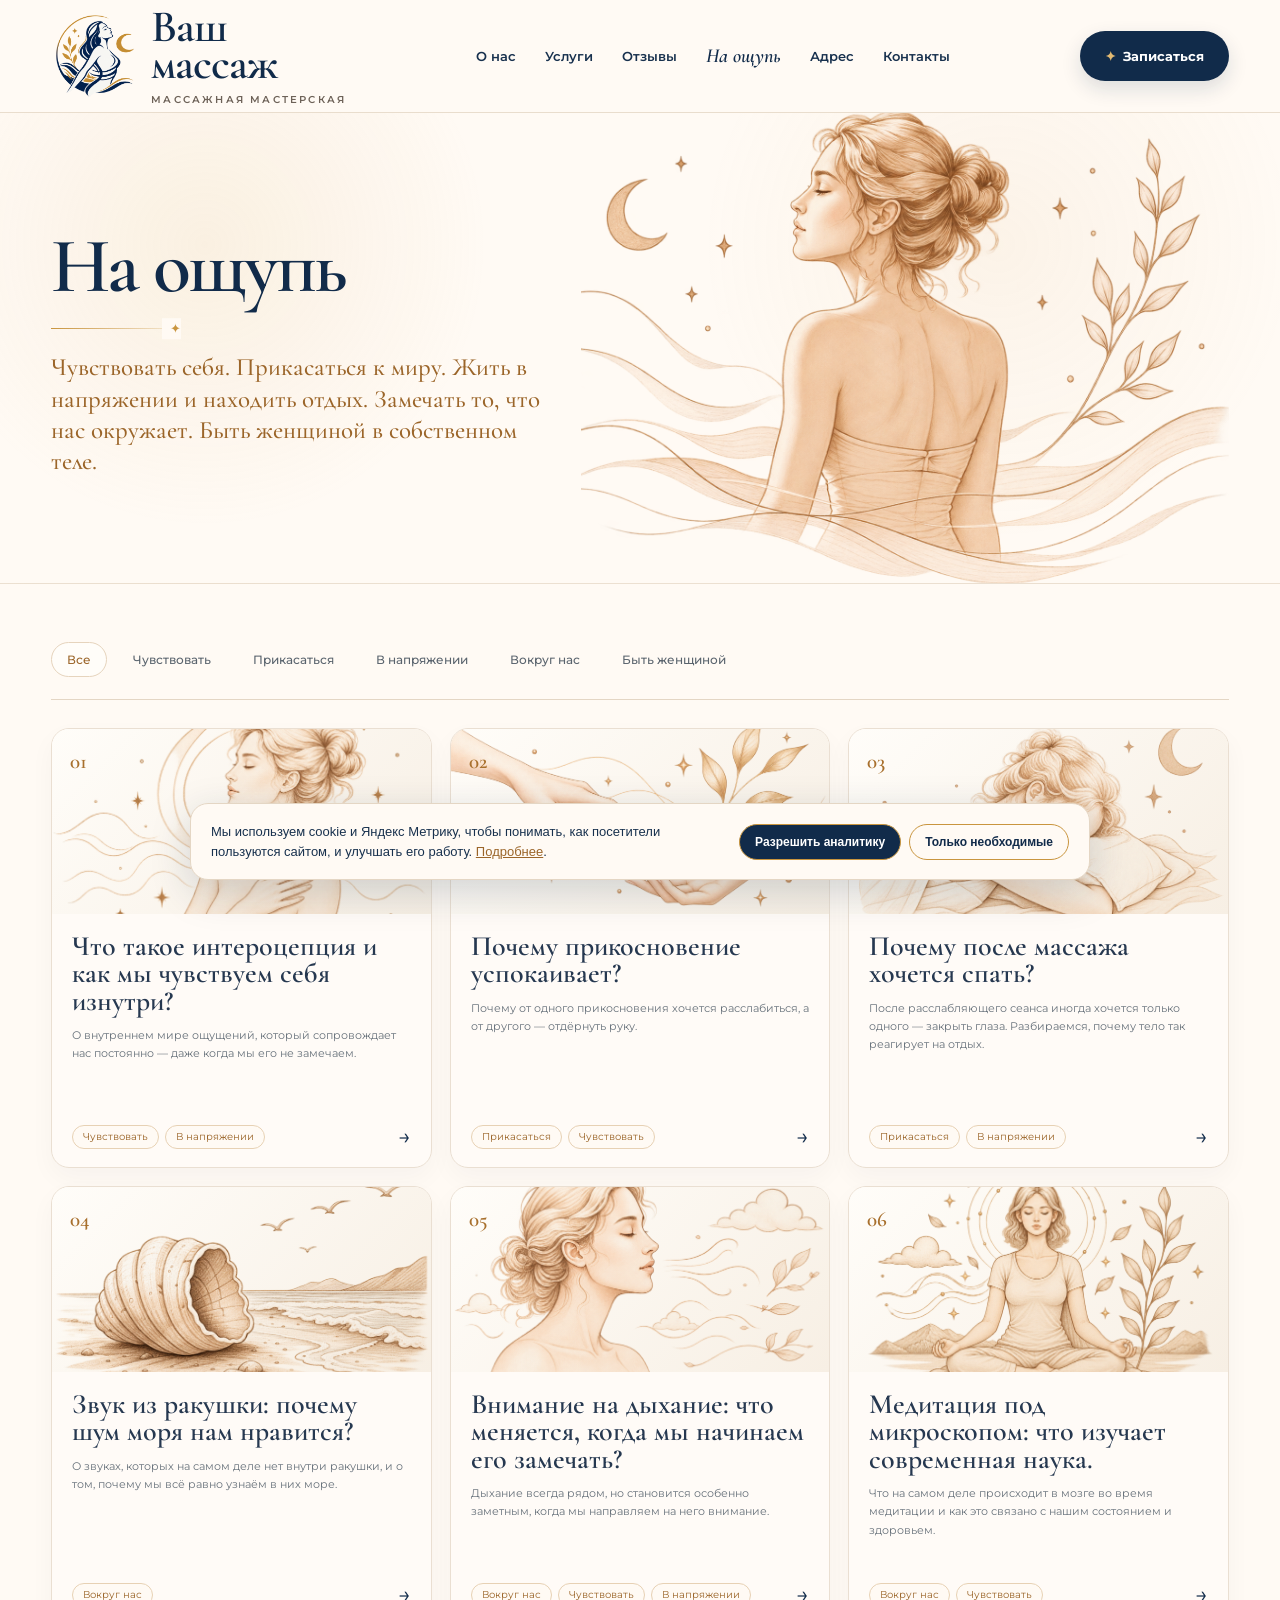
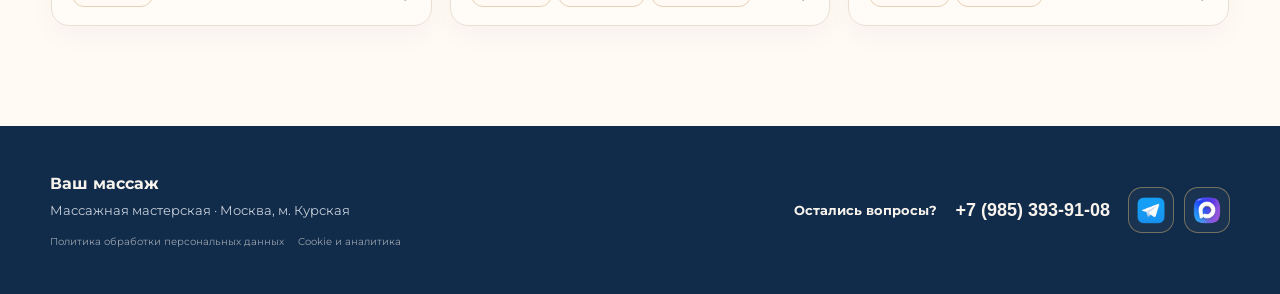
<file: na-oshchup.html>
<!doctype html>
<html lang="ru">
<head>
<meta charset="utf-8">
<meta name="viewport" content="width=device-width, initial-scale=1">
<title>На ощупь — Ваш массаж</title>
<meta name="description" content="На ощупь — журнал о теле, прикосновениях, отдыхе, внимании к себе и окружающему миру.">
<link rel="stylesheet" href="style.css">
<style>
@import url('https://fonts.googleapis.com/css2?family=Cormorant+Garamond:ital,wght@0,500;0,600;0,700;1,500;1,600;1,700&family=Montserrat:wght@400;500;600;700&display=swap');

:root{
  --cream:#f8f3ec;
  --cream2:#fffaf4;
  --navy:#112b4a;
  --ink:#18314e;
  --gold:#c9953e;
  --gold-light:#e3ba72;
  --muted:#65707b;
  --line:#e4d6c4;
  --shadow:0 16px 38px rgba(27,40,55,.08);
}
*{box-sizing:border-box}
html{scroll-behavior:smooth}
body{margin:0;background:var(--cream2);color:var(--ink);font-family:Montserrat,Arial,sans-serif}
a{text-decoration:none;color:inherit}
img{max-width:100%;display:block}
.wrap{width:min(1200px,92%);margin:auto}

/* Шапка страницы — общий шаблон сайта */
.site-header{background:rgba(255,250,244,.94);position:sticky;top:0;z-index:50;border-bottom:1px solid rgba(228,214,196,.8);backdrop-filter:blur(14px)}
.site-wrap{width:min(1200px,92%);margin:auto}
.site-nav{min-height:112px;display:flex;align-items:center;justify-content:space-between;gap:24px}
.site-brand{display:flex;align-items:center;gap:12px;min-width:285px;color:#112b4a}
.site-brand-mark{width:88px;height:88px;object-fit:contain}
.site-brand-copy{display:flex;flex-direction:column;line-height:.84}
.site-brand-name{font-family:'Cormorant Garamond',Georgia,serif;font-size:45px;font-weight:600;letter-spacing:-.025em;color:#112b4a}
.site-brand-sub{margin-top:13px;font-family:Montserrat,Arial,sans-serif;font-size:10px;letter-spacing:.22em;color:#6d6258;text-transform:uppercase;font-weight:600}
.site-menu{display:flex;align-items:center;gap:29px;font-family:Montserrat,Arial,sans-serif;font-size:13px;font-weight:600;white-space:nowrap;color:#18314e}
.site-menu a{transition:.2s}.site-menu a:hover{color:#c9953e}
.site-menu .site-touch{font-family:'Cormorant Garamond',Georgia,serif;font-size:20px;font-style:italic;font-weight:600;color:#112b4a}
.site-book{background:#112b4a;color:#fff;padding:15px 25px;border-radius:999px;font-family:Montserrat,Arial,sans-serif;font-size:13px;font-weight:700;white-space:nowrap;box-shadow:0 8px 20px rgba(17,43,74,.14)}
.site-book span{color:#e3ba72;margin-right:7px}
.site-mobile-menu{display:none;border:0;background:transparent;font-size:32px;line-height:1;color:#112b4a;cursor:pointer;padding:4px}
@media(max-width:1060px){.site-brand{min-width:240px}.site-brand-mark{width:74px;height:74px}.site-brand-name{font-size:39px}.site-menu{gap:18px}.site-nav{min-height:96px}}
@media(max-width:900px){.site-nav{min-height:82px}.site-brand{min-width:auto}.site-brand-mark{width:64px;height:64px}.site-brand-name{font-size:35px}.site-brand-sub{display:none}.site-menu{display:none}.site-mobile-menu{display:block}.site-menu.show{display:flex;position:absolute;top:82px;left:0;right:0;background:#fffaf4;padding:20px 4%;flex-direction:column;gap:18px;border-bottom:1px solid #e4d6c4;box-shadow:0 16px 38px rgba(27,40,55,.09)}.site-menu.show .site-touch{font-size:24px}}
@media(max-width:560px){.site-wrap{width:92%}.site-nav{min-height:74px}.site-brand-mark{width:56px;height:56px}.site-brand-name{font-size:32px}.site-book{padding:12px 15px;font-size:11px}.site-menu.show{top:74px}}

/* Первый экран */
.touch-hero{
  overflow:hidden;
  background:
    radial-gradient(circle at 16% 28%,rgba(224,187,127,.16),transparent 25%),
    radial-gradient(circle at 78% 28%,rgba(224,187,127,.10),transparent 28%),
    var(--cream2);
  border-bottom:1px solid rgba(228,214,196,.7);
}
.touch-hero-grid{
  min-height:470px;
  display:grid;
  grid-template-columns:.88fr 1.12fr;
  align-items:center;
  gap:20px;
}
.hero-copy{position:relative;z-index:2;padding:65px 0 52px}
.eyebrow{
  color:#9d6c29;font-size:10px;font-weight:700;
  letter-spacing:.23em;text-transform:uppercase;margin-bottom:22px;
}
.hero-copy h1{
  font-family:"Cormorant Garamond",Georgia,serif;
  font-size:78px;line-height:.88;font-weight:600;
  letter-spacing:-.035em;margin:0;color:var(--navy);
}
.hero-rule{width:125px;height:1px;background:linear-gradient(90deg,var(--gold),rgba(201,149,62,.12));margin:28px 0 23px;position:relative}
.hero-rule:after{content:"✦";position:absolute;right:-5px;top:50%;transform:translateY(-52%);color:var(--gold);font-size:13px;background:var(--cream2);padding-left:8px}
.hero-intro{
  margin:0;max-width:510px;
  font-family:"Cormorant Garamond",Georgia,serif;
  font-size:25px;line-height:1.25;color:#9b6529;font-weight:500;
}
.hero-art{height:470px;position:relative;overflow:hidden}
.hero-art img{
  position:absolute;width:112%;max-width:none;
  right:-2%;top:50%;transform:translateY(-50%);
  mix-blend-mode:multiply;
}

/* Журнал */
.journal{padding:58px 0 80px}
.filters{
  display:flex;gap:10px;flex-wrap:wrap;
  margin:0 0 28px;
  padding-bottom:22px;border-bottom:1px solid var(--line);
}
.filter{
  border:1px solid transparent;background:transparent;color:#59636d;
  padding:9px 15px;border-radius:999px;cursor:pointer;
  font:500 12px Montserrat,Arial,sans-serif;transition:.2s;
}
.filter:hover,.filter.active{color:#9b6529;background:#fffdf9;border-color:#e6d4bd}
.articles{display:grid;grid-template-columns:repeat(3,1fr);gap:18px}
.article-card{
  min-height:440px;background:rgba(255,253,249,.7);
  border:1px solid #eadfd2;border-radius:18px;
  overflow:hidden;display:flex;flex-direction:column;
  box-shadow:0 10px 26px rgba(27,40,55,.035);
  transition:transform .22s,box-shadow .22s,border-color .22s;
}
.article-card:hover{transform:translateY(-4px);box-shadow:var(--shadow);border-color:#dfc59f}
.article-image{
  height:185px;overflow:hidden;position:relative;
  background:linear-gradient(135deg,#fffdf9,#f7efe4);
}
.article-image img{width:100%;height:100%;object-fit:cover;object-position:center;mix-blend-mode:multiply;transition:transform .35s}
.article-card:hover .article-image img{transform:scale(1.035)}
.article-number{
  position:absolute;left:18px;top:16px;z-index:2;
  font-family:"Cormorant Garamond",Georgia,serif;
  color:#a8702d;font-size:21px;font-weight:600;
  text-shadow:0 1px 8px #fff;
}
.article-body{padding:19px 20px 18px;display:flex;flex-direction:column;flex:1}
.article-card h2{
  margin:0 0 11px;font-family:"Cormorant Garamond",Georgia,serif;
  font-size:28px;line-height:.98;font-weight:600;color:#263850;
}
.article-card .excerpt{margin:0;color:#68727b;font-size:11px;line-height:1.65}
.article-bottom{margin-top:auto;padding-top:18px;display:flex;align-items:center;justify-content:space-between;gap:10px}
.tags{display:flex;gap:6px;flex-wrap:wrap}
.tag{
  color:#9b6529;border:1px solid #e7d1b4;background:#fffaf4;
  border-radius:999px;padding:6px 10px;font-size:10px;line-height:1;white-space:nowrap;
}
.article-arrow{font-size:22px;color:var(--navy);line-height:1;transition:transform .2s}
.article-card:hover .article-arrow{transform:translateX(4px)}

/* Нижняя часть — общий шаблон сайта */
.contact-footer{background:#112b4a;color:#f8f4ed}
.contact-footer a{color:#e3ba72;text-decoration:none}
.contact-footer .contact-links{display:flex;flex-wrap:wrap;gap:18px;align-items:center;font-family:Montserrat,Arial,sans-serif;font-size:13px;justify-content:flex-end}
.contact-footer .footer-phone{font-family:Manrope,Arial,sans-serif;font-size:18px;font-weight:700;color:#f8f4ed;white-space:nowrap}
.contact-footer .footer-social{display:flex;gap:10px;align-items:center}
.contact-footer .footer-social a{width:46px;height:46px;border:1px solid rgba(227,186,114,.45);border-radius:14px;display:flex;align-items:center;justify-content:center;background:rgba(255,255,255,.04);transition:.2s}
.contact-footer .footer-social a:hover{background:rgba(255,255,255,.09);transform:translateY(-1px)}
.contact-footer .footer-social img{width:28px;height:28px;object-fit:contain;display:block}
@media(max-width:700px){.contact-footer .footer-grid{gap:22px}.contact-footer .contact-links{justify-content:flex-start}.contact-footer .footer-phone{font-size:17px}}

/* Адаптивность */
@media(max-width:980px){
  .brand{min-width:230px}.menu{gap:17px}
  .touch-hero-grid{grid-template-columns:1fr 1fr}
  .hero-copy h1{font-size:66px}.articles{grid-template-columns:repeat(2,1fr)}
}
@media(max-width:800px){
  .touch-hero-grid{grid-template-columns:1fr;min-height:auto}
  .hero-copy{padding:55px 0 18px;text-align:center}.eyebrow{margin-bottom:18px}
  .hero-copy h1{font-size:64px}.hero-rule{margin:24px auto 20px}.hero-intro{margin:auto}
  /* На мобильных показываем зарисовку целиком, без увеличения и обрезки */
  .hero-art{height:auto;overflow:visible}
  .hero-art img{
    position:relative;
    width:100%;
    max-width:100%;
    height:auto;
    right:auto;
    top:auto;
    transform:none;
    object-fit:contain;
  }
}
@media(max-width:560px){
  .wrap{width:90%}
  .hero-copy{padding-top:46px}.hero-copy h1{font-size:55px}.hero-intro{font-size:22px}
  .hero-art{height:auto}.journal{padding:40px 0 58px}
  .filters{gap:4px}.filter{padding:8px 10px;font-size:10px}
  .articles{grid-template-columns:1fr;gap:14px}.article-card{min-height:390px}.article-image{height:175px}
}
</style>
</head>

<body>
<header class="site-header">
  <div class="site-wrap site-nav">
    <a class="site-brand" href="index.html" aria-label="Ваш массаж — на главную">
      <img class="site-brand-mark" src="assets/logo-mark-transparent.png" alt="">
      <span class="site-brand-copy"><span class="site-brand-name">Ваш<br>массаж</span><span class="site-brand-sub">Массажная мастерская</span></span>
    </a>
    <nav class="site-menu" id="site-menu">
      <a href="index.html#about">О нас</a><a href="index.html#services">Услуги</a><a href="index.html#reviews">Отзывы</a>
      <a class="site-touch" href="na-oshchup.html">На ощупь</a><a href="index.html#address">Адрес</a><a href="index.html#contacts">Контакты</a>
    </nav>
    <a class="site-book" href="https://dikidi.ru/2021892?p=1.pi-po" target="_blank" rel="noopener"><span>✦</span>Записаться</a>
    <button class="site-mobile-menu" aria-label="Открыть меню" aria-expanded="false">☰</button>
  </div>
</header>

<main>
  <section class="touch-hero">
    <div class="wrap touch-hero-grid">
      <div class="hero-copy">
        <h1>На ощупь</h1>
        <div class="hero-rule"></div>
        <p class="hero-intro">Чувствовать себя. Прикасаться к миру. Жить в напряжении и находить отдых. Замечать то, что нас окружает. Быть женщиной в собственном теле.</p>
      </div>
      <div class="hero-art" aria-hidden="true">
        <img src="assets/na-oshchup-hero.png" alt="">
      </div>
    </div>
  </section>

  <section class="journal">
    <div class="wrap">
      <div class="filters" aria-label="Фильтр статей по темам">
        <button class="filter active" data-filter="all">Все</button>
        <button class="filter" data-filter="feeling">Чувствовать</button>
        <button class="filter" data-filter="touch">Прикасаться</button>
        <button class="filter" data-filter="tension">В напряжении</button>
        <button class="filter" data-filter="around">Вокруг нас</button>
        <button class="filter" data-filter="woman">Быть женщиной</button>
      </div>

      <div class="articles" id="articles">
        <a class="article-card" href="interoception.html" data-tags="feeling tension">
          <div class="article-image"><img src="assets/article-interoception.png" alt=""><span class="article-number">01</span></div>
          <div class="article-body">
            <h2>Что такое интероцепция и как мы чувствуем себя изнутри?</h2>
            <p class="excerpt">О внутреннем мире ощущений, который сопровождает нас постоянно — даже когда мы его не замечаем.</p>
            <div class="article-bottom"><div class="tags"><span class="tag">Чувствовать</span><span class="tag">В напряжении</span></div><span class="article-arrow">→</span></div>
          </div>
        </a>

        <a class="article-card" href="touch.html" data-tags="touch feeling">
          <div class="article-image"><img src="assets/article-touch.png" alt=""><span class="article-number">02</span></div>
          <div class="article-body">
            <h2>Почему прикосновение успокаивает?</h2>
            <p class="excerpt">Почему от одного прикосновения хочется расслабиться, а от другого — отдёрнуть руку.</p>
            <div class="article-bottom"><div class="tags"><span class="tag">Прикасаться</span><span class="tag">Чувствовать</span></div><span class="article-arrow">→</span></div>
          </div>
        </a>

        <a class="article-card" href="sleep-after-massage.html" data-tags="touch tension">
          <div class="article-image"><img src="assets/article-sleep.png" alt=""><span class="article-number">03</span></div>
          <div class="article-body">
            <h2>Почему после массажа хочется спать?</h2>
            <p class="excerpt">После расслабляющего сеанса иногда хочется только одного — закрыть глаза. Разбираемся, почему тело так реагирует на отдых.</p>
            <div class="article-bottom"><div class="tags"><span class="tag">Прикасаться</span><span class="tag">В напряжении</span></div><span class="article-arrow">→</span></div>
          </div>
        </a>

        <a class="article-card" href="shell-sound.html" data-tags="around">
          <div class="article-image"><img src="assets/article-shell.png" alt=""><span class="article-number">04</span></div>
          <div class="article-body">
            <h2>Звук из ракушки: почему шум моря нам нравится?</h2>
            <p class="excerpt">О звуках, которых на самом деле нет внутри ракушки, и о том, почему мы всё равно узнаём в них море.</p>
            <div class="article-bottom"><div class="tags"><span class="tag">Вокруг нас</span></div><span class="article-arrow">→</span></div>
          </div>
        </a>

        <a class="article-card" href="breathing.html" data-tags="around feeling tension">
          <div class="article-image"><img src="assets/article-breathing.png" alt=""><span class="article-number">05</span></div>
          <div class="article-body">
            <h2>Внимание на дыхание: что меняется, когда мы начинаем его замечать?</h2>
            <p class="excerpt">Дыхание всегда рядом, но становится особенно заметным, когда мы направляем на него внимание.</p>
            <div class="article-bottom"><div class="tags"><span class="tag">Вокруг нас</span><span class="tag">Чувствовать</span><span class="tag">В напряжении</span></div><span class="article-arrow">→</span></div>
          </div>
        </a>

        <a class="article-card" href="meditation.html" data-tags="around feeling">
          <div class="article-image"><img src="assets/article-meditation.png" alt=""><span class="article-number">06</span></div>
          <div class="article-body">
            <h2>Медитация под микроскопом: что изучает современная наука.</h2>
            <p class="excerpt">Что на самом деле происходит в мозге во время медитации и как это связано с нашим состоянием и здоровьем.</p>
            <div class="article-bottom"><div class="tags"><span class="tag">Вокруг нас</span><span class="tag">Чувствовать</span></div><span class="article-arrow">→</span></div>
          </div>
        </a>
      </div>

      
    </div>
  </section>
</main>

<footer class="footer contact-footer"><div class="container footer-grid"><div><strong>Ваш массаж</strong><br><small>Массажная мастерская · Москва, м. Курская</small><div class="legal-links" style="margin-top:12px;font-size:10px;line-height:1.5;color:#9aa3ad;display:flex;gap:14px;flex-wrap:wrap;"><a href="privacy.html" style="color:inherit;text-decoration:none;">Политика обработки персональных данных</a><a href="cookie.html" style="color:inherit;text-decoration:none;">Cookie и аналитика</a></div></div>
<div class="contact-links"><strong>Остались вопросы?</strong><a class="footer-phone" href="tel:+79853939108">+7 (985) 393-91-08</a><div class="footer-social"><a href="https://t.me/ritm108" target="_blank" rel="noopener" aria-label="Telegram"><img src="assets/telegram.png" alt="Telegram"></a><a href="#" aria-label="MAX"><img src="assets/max.png" alt="MAX"></a></div></div></div></footer>

<script>
const filters = document.querySelectorAll('.filter');
const cards = document.querySelectorAll('.article-card');

filters.forEach(button => {
  button.addEventListener('click', () => {
    filters.forEach(item => item.classList.remove('active'));
    button.classList.add('active');
    const filter = button.dataset.filter;

    cards.forEach(card => {
      const visible = filter === 'all' || card.dataset.tags.split(' ').includes(filter);
      card.style.display = visible ? 'flex' : 'none';
    });
  });
});

const siteMobileButton=document.querySelector('.site-mobile-menu');
const siteMenu=document.querySelector('.site-menu');
if(siteMobileButton&&siteMenu){siteMobileButton.addEventListener('click',()=>{siteMenu.classList.toggle('show');siteMobileButton.setAttribute('aria-expanded',siteMenu.classList.contains('show'))});siteMenu.querySelectorAll('a').forEach(a=>a.addEventListener('click',()=>{siteMenu.classList.remove('show');siteMobileButton.setAttribute('aria-expanded','false')}));}
</script>
<script src="cookie-consent.js"></script>
</body>
</html>
</file>
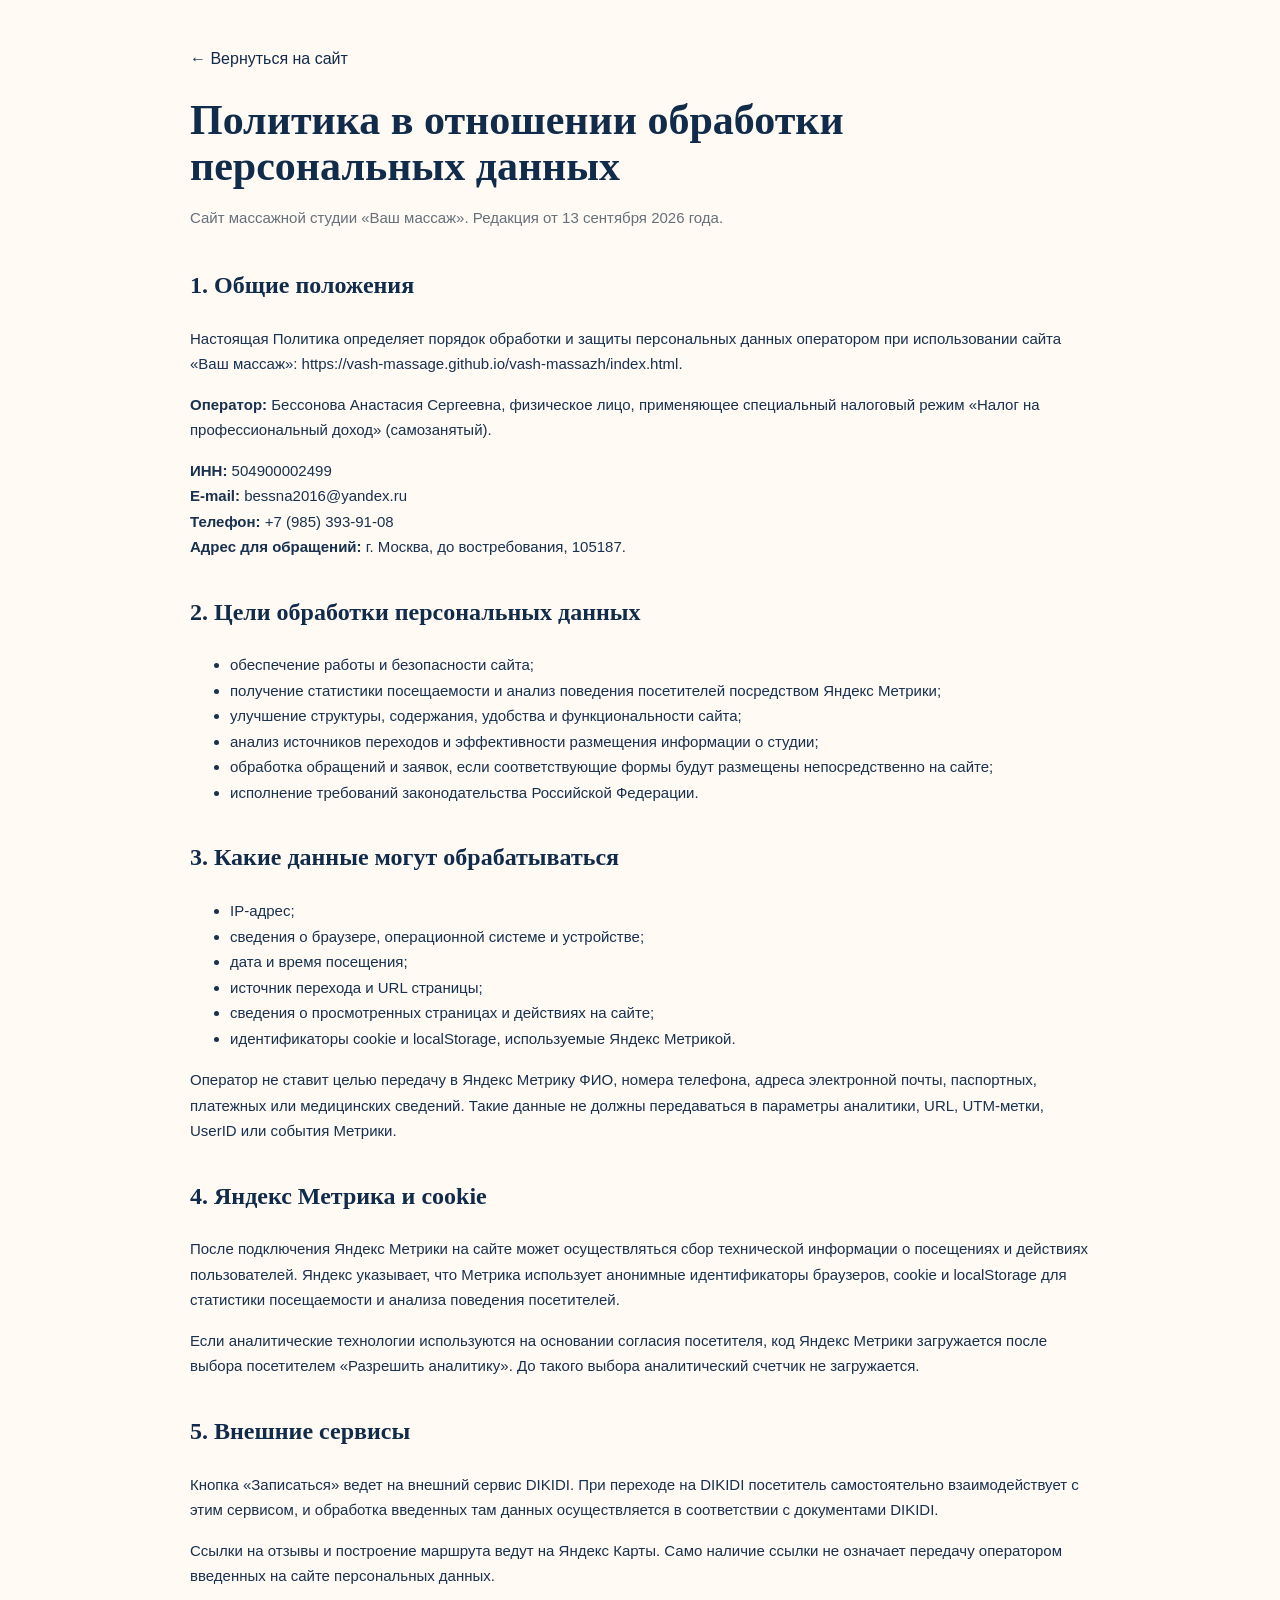
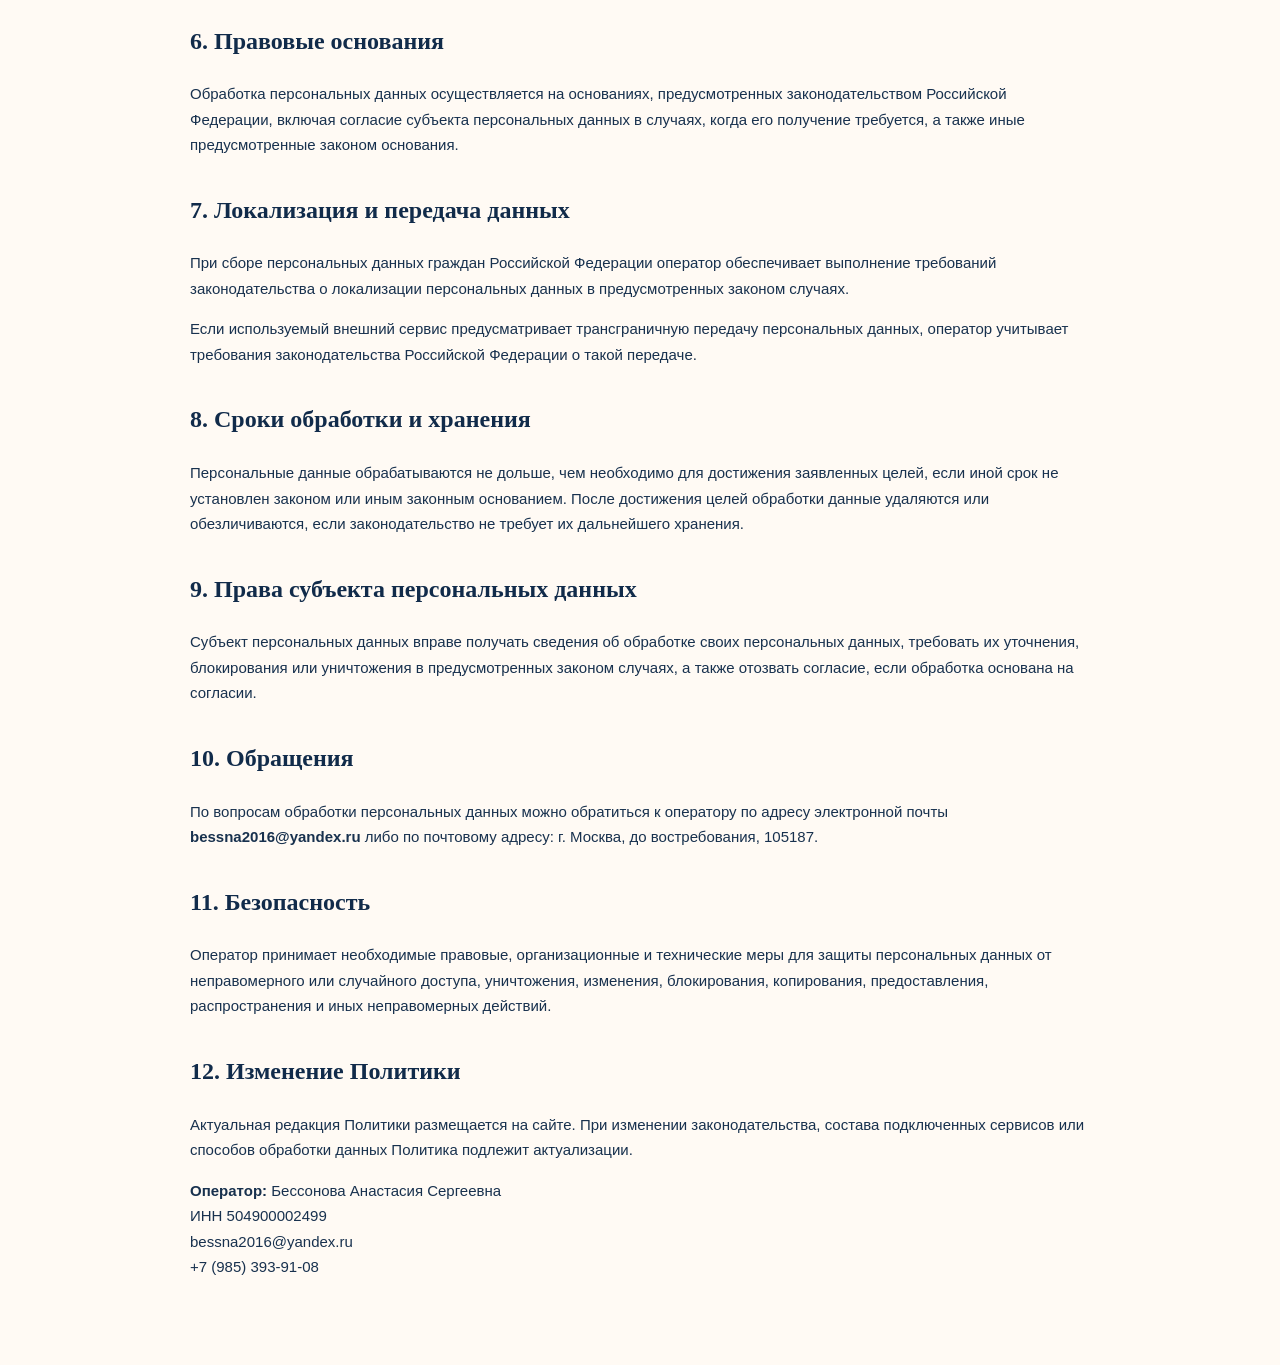
<file: privacy.html>
<!doctype html>
<html lang="ru">
<head>
<meta charset="utf-8">
<meta name="viewport" content="width=device-width, initial-scale=1">
<title>Политика в отношении обработки персональных данных — Ваш массаж</title>
<style>
:root{--cream:#fffaf4;--navy:#112b4a;--gold:#c9953e;--ink:#18314e;--muted:#65707b;--line:#e4d6c4}
*{box-sizing:border-box}body{margin:0;background:var(--cream);color:var(--ink);font-family:Arial,sans-serif;line-height:1.7}
.wrap{width:min(900px,92%);margin:auto}.page{padding:45px 0 70px}h1,h2{color:var(--navy)}h1{font-family:Georgia,serif;font-size:42px;line-height:1.1;margin:0 0 12px}h2{font-family:Georgia,serif;margin-top:32px}p,li{font-size:15px}.meta{color:var(--muted);margin-bottom:35px}.back{display:inline-block;color:var(--navy);text-decoration:none;margin-bottom:25px}.back:hover{color:var(--gold)}
</style>
</head>
<body>
<main class="page"><div class="wrap">
<a class="back" href="index.html">← Вернуться на сайт</a>
<h1>Политика в отношении обработки персональных данных</h1>
<p class="meta">Сайт массажной студии «Ваш массаж». Редакция от 13 сентября 2026 года.</p>

<h2>1. Общие положения</h2>
<p>Настоящая Политика определяет порядок обработки и защиты персональных данных оператором при использовании сайта «Ваш массаж»: https://vash-massage.github.io/vash-massazh/index.html.</p>
<p><strong>Оператор:</strong> Бессонова Анастасия Сергеевна, физическое лицо, применяющее специальный налоговый режим «Налог на профессиональный доход» (самозанятый).</p>
<p><strong>ИНН:</strong> 504900002499<br>
<strong>E-mail:</strong> bessna2016@yandex.ru<br>
<strong>Телефон:</strong> +7 (985) 393-91-08<br>
<strong>Адрес для обращений:</strong> г. Москва, до востребования, 105187.</p>

<h2>2. Цели обработки персональных данных</h2>
<ul>
<li>обеспечение работы и безопасности сайта;</li>
<li>получение статистики посещаемости и анализ поведения посетителей посредством Яндекс Метрики;</li>
<li>улучшение структуры, содержания, удобства и функциональности сайта;</li>
<li>анализ источников переходов и эффективности размещения информации о студии;</li>
<li>обработка обращений и заявок, если соответствующие формы будут размещены непосредственно на сайте;</li>
<li>исполнение требований законодательства Российской Федерации.</li>
</ul>

<h2>3. Какие данные могут обрабатываться</h2>
<ul>
<li>IP-адрес;</li>
<li>сведения о браузере, операционной системе и устройстве;</li>
<li>дата и время посещения;</li>
<li>источник перехода и URL страницы;</li>
<li>сведения о просмотренных страницах и действиях на сайте;</li>
<li>идентификаторы cookie и localStorage, используемые Яндекс Метрикой.</li>
</ul>
<p>Оператор не ставит целью передачу в Яндекс Метрику ФИО, номера телефона, адреса электронной почты, паспортных, платежных или медицинских сведений. Такие данные не должны передаваться в параметры аналитики, URL, UTM-метки, UserID или события Метрики.</p>

<h2>4. Яндекс Метрика и cookie</h2>
<p>После подключения Яндекс Метрики на сайте может осуществляться сбор технической информации о посещениях и действиях пользователей. Яндекс указывает, что Метрика использует анонимные идентификаторы браузеров, cookie и localStorage для статистики посещаемости и анализа поведения посетителей.</p>
<p>Если аналитические технологии используются на основании согласия посетителя, код Яндекс Метрики загружается после выбора посетителем «Разрешить аналитику». До такого выбора аналитический счетчик не загружается.</p>

<h2>5. Внешние сервисы</h2>
<p>Кнопка «Записаться» ведет на внешний сервис DIKIDI. При переходе на DIKIDI посетитель самостоятельно взаимодействует с этим сервисом, и обработка введенных там данных осуществляется в соответствии с документами DIKIDI.</p>
<p>Ссылки на отзывы и построение маршрута ведут на Яндекс Карты. Само наличие ссылки не означает передачу оператором введенных на сайте персональных данных.</p>

<h2>6. Правовые основания</h2>
<p>Обработка персональных данных осуществляется на основаниях, предусмотренных законодательством Российской Федерации, включая согласие субъекта персональных данных в случаях, когда его получение требуется, а также иные предусмотренные законом основания.</p>

<h2>7. Локализация и передача данных</h2>
<p>При сборе персональных данных граждан Российской Федерации оператор обеспечивает выполнение требований законодательства о локализации персональных данных в предусмотренных законом случаях.</p>
<p>Если используемый внешний сервис предусматривает трансграничную передачу персональных данных, оператор учитывает требования законодательства Российской Федерации о такой передаче.</p>

<h2>8. Сроки обработки и хранения</h2>
<p>Персональные данные обрабатываются не дольше, чем необходимо для достижения заявленных целей, если иной срок не установлен законом или иным законным основанием. После достижения целей обработки данные удаляются или обезличиваются, если законодательство не требует их дальнейшего хранения.</p>

<h2>9. Права субъекта персональных данных</h2>
<p>Субъект персональных данных вправе получать сведения об обработке своих персональных данных, требовать их уточнения, блокирования или уничтожения в предусмотренных законом случаях, а также отозвать согласие, если обработка основана на согласии.</p>

<h2>10. Обращения</h2>
<p>По вопросам обработки персональных данных можно обратиться к оператору по адресу электронной почты <strong>bessna2016@yandex.ru</strong> либо по почтовому адресу: г. Москва, до востребования, 105187.</p>

<h2>11. Безопасность</h2>
<p>Оператор принимает необходимые правовые, организационные и технические меры для защиты персональных данных от неправомерного или случайного доступа, уничтожения, изменения, блокирования, копирования, предоставления, распространения и иных неправомерных действий.</p>

<h2>12. Изменение Политики</h2>
<p>Актуальная редакция Политики размещается на сайте. При изменении законодательства, состава подключенных сервисов или способов обработки данных Политика подлежит актуализации.</p>

<p><strong>Оператор:</strong> Бессонова Анастасия Сергеевна<br>
ИНН 504900002499<br>
bessna2016@yandex.ru<br>
+7 (985) 393-91-08</p>
</div></main>
</body>
</html>
</file>
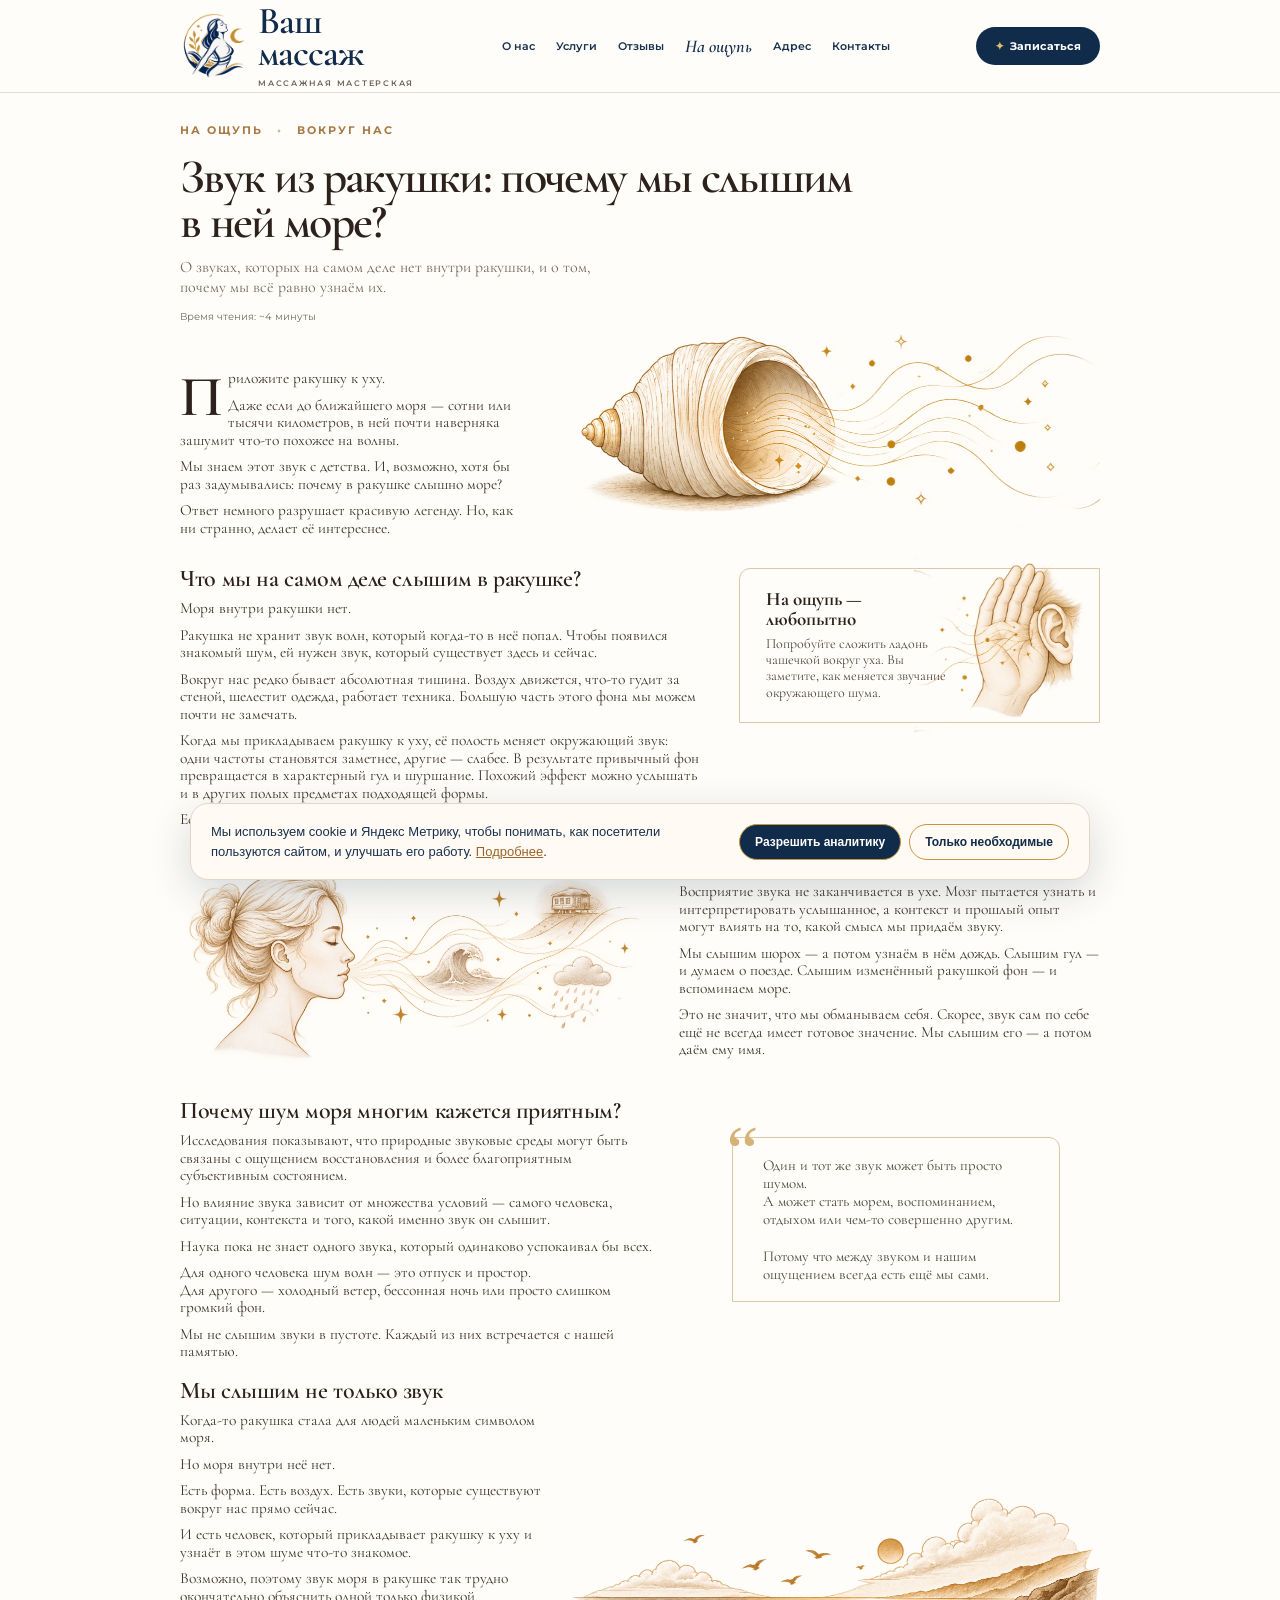
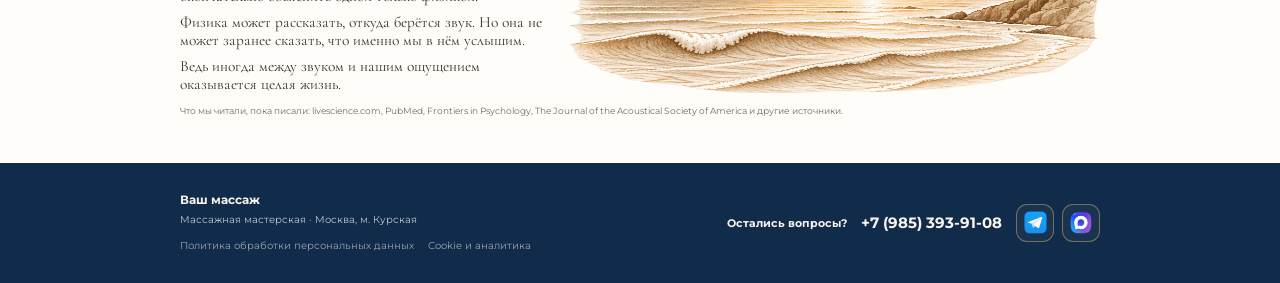
<file: shell-sound.html>
<!doctype html>
<html lang="ru">
<head>
<meta charset="utf-8">
<meta name="viewport" content="width=device-width, initial-scale=1">
<title>Звук из ракушки: почему мы слышим в ней море? — На ощупь</title>
<meta name="description" content="О звуках, которых на самом деле нет внутри ракушки, и о том, почему мы всё равно узнаём их.">
<style>
@import url('https://fonts.googleapis.com/css2?family=Cormorant+Garamond:ital,wght@0,500;0,600;0,700;1,500;1,600;1,700&family=Montserrat:wght@400;500;600;700&display=swap');
:root{--cream:#fffdf9;--navy:#112b4a;--ink:#2c211b;--gold:#b77a29;--gold-soft:#d8b176;--line:#e4d6c4;--muted:#756c64}
*{box-sizing:border-box}
html{scroll-behavior:smooth}
body{margin:0;background:var(--cream);color:var(--ink);font-family:Montserrat,Arial,sans-serif}
a{text-decoration:none;color:inherit}
img{display:block;max-width:100%}
.wrap,.site-wrap{width:min(920px,89%);margin:auto}

/* Шапка сайта — сохраняем общую оболочку, но статья внутри точно повторяет референс */
.site-header{background:rgba(255,253,249,.96);position:sticky;top:0;z-index:50;border-bottom:1px solid rgba(228,214,196,.8);backdrop-filter:blur(14px)}
.site-nav{min-height:92px;display:flex;align-items:center;justify-content:space-between;gap:20px}
.site-brand{display:flex;align-items:center;gap:10px;min-width:235px;color:var(--navy)}
.site-brand-mark{width:68px;height:68px;object-fit:contain}
.site-brand-copy{display:flex;flex-direction:column;line-height:.84}
.site-brand-name{font-family:'Cormorant Garamond',Georgia,serif;font-size:38px;font-weight:600;letter-spacing:-.025em;color:var(--navy)}
.site-brand-sub{margin-top:10px;font-size:8px;letter-spacing:.22em;color:#6d6258;text-transform:uppercase;font-weight:600}
.site-menu{display:flex;align-items:center;gap:21px;font-size:11px;font-weight:600;white-space:nowrap;color:#18314e}
.site-menu a{transition:.2s}.site-menu a:hover{color:#c9953e}.site-menu .site-touch{font-family:'Cormorant Garamond',Georgia,serif;font-size:18px;font-style:italic;font-weight:600}
.site-book{background:var(--navy);color:#fff;padding:12px 19px;border-radius:999px;font-size:11px;font-weight:700;white-space:nowrap}.site-book span{color:#e3ba72;margin-right:6px}
.site-mobile-menu{display:none;border:0;background:transparent;font-size:30px;line-height:1;color:var(--navy);cursor:pointer;padding:4px}

.article-page{overflow:hidden;background:var(--cream)}
.article-hero{padding:30px 0 0;border:0}
.breadcrumbs{font-size:11px;font-weight:700;letter-spacing:.18em;color:#a77a45;text-transform:uppercase;margin-bottom:18px}
.breadcrumbs span{display:inline;opacity:.55;margin:0 9px}
.article-hero-grid{position:relative;display:block;min-height:345px}
.article-hero-grid>div:first-child{position:relative;z-index:2;width:690px;max-width:78%}
.article-title{font-family:'Cormorant Garamond',Georgia,serif;font-size:48px;line-height:.93;font-weight:600;letter-spacing:-.035em;margin:0;color:var(--ink);max-width:690px}
.article-lead{font-family:'Cormorant Garamond',Georgia,serif;font-size:16px;line-height:1.25;font-style:normal;color:#76685e;margin:13px 0 13px;max-width:440px}
.reading-time{font-size:10px;color:#756c64}
.hero-art{position:absolute;z-index:1;right:0;top:155px;width:545px;height:235px;display:block;pointer-events:none}
.hero-art img{width:100%;height:100%;object-fit:contain;object-position:center}

.article-content{padding:0 0 20px}
.prose{font-family:'Cormorant Garamond',Georgia,serif;font-size:15.5px;line-height:1.13;color:#3e342e}
.prose p{margin:0 0 9px}.prose p:last-child{margin-bottom:0}
.dropcap:first-letter{float:left;font-family:'Cormorant Garamond',Georgia,serif;font-size:57px;line-height:.66;font-weight:600;color:var(--ink);padding:8px 5px 0 0}
.section-title{font-family:'Cormorant Garamond',Georgia,serif;font-size:24px;line-height:1.02;font-weight:600;letter-spacing:-.015em;color:var(--ink);margin:0 0 9px}

.intro{width:335px;margin:-130px 0 0;padding:0 0 0 0;position:relative;z-index:2}
.intro .prose{max-width:335px}

.main-sound{max-width:920px;margin:30px auto 0;padding:0;border:0}
.main-sound-grid{display:grid;grid-template-columns:1.18fr .82fr;gap:40px;align-items:start}
.main-sound .section-title{font-size:24px}
.observation{position:relative;min-height:155px;margin-top:1px;padding:20px 145px 18px 26px;border:1px solid #dec7a8;border-radius:11px 0 0 0;background:rgba(255,253,249,.45)}
.observation h3{font-family:'Cormorant Garamond',Georgia,serif;font-size:19px;line-height:1.05;margin:0 0 7px;color:var(--ink)}
.observation p{font-family:'Cormorant Garamond',Georgia,serif;font-size:14px;line-height:1.16;margin:0;color:#51453d}
.observation img{position:absolute;right:-5px;bottom:-13px;width:190px;height:auto;max-width:none}

.context-section{max-width:920px;margin:18px auto 0;padding:0;border:0}
.context-grid{display:grid;grid-template-columns:1.05fr .95fr;gap:34px;align-items:start}
.context-art img{width:100%;max-width:475px;margin:0 auto}
.context-copy{padding-top:3px}.context-copy .section-title{font-size:24px}
.question-line{font-family:'Cormorant Garamond',Georgia,serif;font-size:18px;line-height:1.2;font-style:italic;color:#a46a27;margin:10px 0 11px}

.pleasant-section{max-width:920px;margin:19px auto 0;padding:0;border:0}
.pleasant-grid{display:grid;grid-template-columns:1.08fr .92fr;gap:34px;align-items:start}
.pleasant-copy .section-title{font-size:24px}
.article-quote{position:relative;margin-top:38px;padding:18px 22px 17px 30px;border:1px solid #dec7a8;border-radius:0 11px 0 0;font-family:'Cormorant Garamond',Georgia,serif;font-size:15px;line-height:1.22;color:#4d443e;background:rgba(255,253,249,.45)}
.article-quote:before{content:'“';position:absolute;left:-7px;top:-22px;font-family:Georgia,serif;font-size:72px;line-height:1;color:#d8b176}

.closing-section{max-width:920px;margin:18px auto 0;padding:0;border:0}
.closing-grid{display:grid;grid-template-columns:.82fr 1.18fr;gap:20px;align-items:end}
.closing-copy{padding-top:0}.closing-copy .section-title{font-size:24px}
.closing-art{align-self:end}.closing-art img{width:100%;height:auto}

.sources{max-width:920px;margin:12px auto 0;padding:0;font-size:9px;line-height:1.35;color:#756c64}
.sources h2{display:none}.sources p{margin:0}

.contact-footer{background:var(--navy);color:#f8f4ed;margin-top:25px}.footer-grid{width:min(920px,89%);margin:auto;min-height:120px;display:flex;justify-content:space-between;align-items:center;gap:30px}.footer-grid>div:first-child{font-size:12px}.footer-grid small{display:inline-block;margin-top:6px;color:#bfc8d2}.contact-footer .contact-links{display:flex;flex-wrap:wrap;gap:14px;align-items:center;font-size:11px;justify-content:flex-end}.contact-footer a{color:#e3ba72}.contact-footer .footer-phone{font-size:15px;font-weight:700;color:#f8f4ed;white-space:nowrap}.footer-social{display:flex;gap:8px}.footer-social a{width:38px;height:38px;border:1px solid rgba(227,186,114,.45);border-radius:11px;display:flex;align-items:center;justify-content:center;background:rgba(255,255,255,.04)}.footer-social img{width:23px;height:23px;object-fit:contain}

@media(max-width:900px){
  .site-nav{min-height:74px}.site-brand{min-width:auto}.site-brand-mark{width:56px;height:56px}.site-brand-name{font-size:32px}.site-brand-sub{display:none}.site-menu{display:none}.site-mobile-menu{display:block}.site-menu.show{display:flex;position:absolute;top:74px;left:0;right:0;background:var(--cream);padding:20px 5%;flex-direction:column;gap:18px;border-bottom:1px solid var(--line);box-shadow:0 16px 38px rgba(27,40,55,.09)}.site-menu.show .site-touch{font-size:24px}
  .article-hero{padding-top:25px}.article-hero-grid{min-height:0;display:flex;flex-direction:column}.article-hero-grid>div:first-child{width:100%;max-width:none}.article-title{font-size:42px;max-width:100%}.article-lead{font-size:17px}.hero-art{position:relative;right:auto;top:auto;width:100%;height:auto;margin-top:6px}.hero-art img{height:auto;width:100%}
  .intro{width:100%;margin:0;padding-top:18px}.intro .prose{max-width:100%}.main-sound-grid,.context-grid,.pleasant-grid,.closing-grid{grid-template-columns:1fr;gap:22px}.main-sound,.context-section,.pleasant-section,.closing-section{margin-top:35px}.observation{min-height:190px}.observation img{width:205px}.context-art{order:-1}.article-quote{margin-top:0}.closing-art{order:-1}.footer-grid{padding:28px 0;min-height:0;flex-direction:column;align-items:flex-start}.contact-footer .contact-links{justify-content:flex-start}
}
@media(max-width:560px){
  .wrap,.site-wrap{width:90%}.site-nav{min-height:68px}.site-brand-mark{width:50px;height:50px}.site-brand-name{font-size:29px}.site-book{padding:10px 13px;font-size:10px}.site-menu.show{top:68px}.article-hero{padding-top:22px}.breadcrumbs{font-size:10px;letter-spacing:.16em;margin-bottom:12px}.article-title{font-size:39px}.article-lead{font-size:16px}.prose{font-size:15px;line-height:1.17}.dropcap:first-letter{font-size:52px}.section-title,.main-sound .section-title,.pleasant-copy .section-title,.context-copy .section-title,.closing-copy .section-title{font-size:23px}.observation{padding:19px 125px 18px 20px}.observation img{width:180px}.article-quote{font-size:15px}.sources{font-size:8.5px}
}
</style>
</head>

<body>
<header class="site-header">
  <div class="site-wrap site-nav">
    <a class="site-brand" href="index.html" aria-label="Ваш массаж — на главную">
      <img class="site-brand-mark" src="assets/logo-mark-transparent.png" alt="">
      <span class="site-brand-copy"><span class="site-brand-name">Ваш<br>массаж</span><span class="site-brand-sub">Массажная мастерская</span></span>
    </a>
    <nav class="site-menu" id="site-menu">
      <a href="index.html#about">О нас</a><a href="index.html#services">Услуги</a><a href="index.html#reviews">Отзывы</a>
      <a class="site-touch" href="na-oshchup.html">На ощупь</a><a href="index.html#address">Адрес</a><a href="index.html#contacts">Контакты</a>
    </nav>
    <a class="site-book" href="https://dikidi.ru/2021892?p=1.pi-po" target="_blank" rel="noopener"><span>✦</span>Записаться</a>
    <button class="site-mobile-menu" aria-label="Открыть меню" aria-expanded="false">☰</button>
  </div>
</header>

<main class="article-page">
<section class="article-hero">
  <div class="wrap">
    <div class="breadcrumbs">На ощупь <span>•</span> Вокруг нас</div>
    <div class="article-hero-grid">
      <div>
        <h1 class="article-title">Звук из ракушки: почему мы слышим в ней море?</h1>
        <p class="article-lead">О звуках, которых на самом деле нет внутри ракушки, и о том, почему мы всё равно узнаём их.</p>
        <div class="reading-time">Время чтения: ~4 минуты</div>
      </div>
      <div class="hero-art"><img src="assets/shell-hero.png" alt="Ракушка, из которой расходятся звуковые линии"></div>
    </div>
  </div>
</section>

<article class="article-content">
<div class="wrap">

<section class="intro">
  <div class="prose">
    <p class="dropcap">Приложите ракушку к уху.</p>
    <p>Даже если до ближайшего моря — сотни или тысячи километров, в ней почти наверняка зашумит что-то похожее на волны.</p>
    <p>Мы знаем этот звук с детства. И, возможно, хотя бы раз задумывались: почему в ракушке слышно море?</p>
    <p>Ответ немного разрушает красивую легенду. Но, как ни странно, делает её интереснее.</p>
  </div>
</section>

<section class="main-sound">
  <div class="main-sound-grid">
    <div>
      <h2 class="section-title">Что мы на самом деле слышим в ракушке?</h2>
      <div class="prose">
        <p>Моря внутри ракушки нет.</p>
        <p>Ракушка не хранит звук волн, который когда-то в неё попал. Чтобы появился знакомый шум, ей нужен звук, который существует здесь и сейчас.</p>
        <p>Вокруг нас редко бывает абсолютная тишина. Воздух движется, что-то гудит за стеной, шелестит одежда, работает техника. Большую часть этого фона мы можем почти не замечать.</p>
        <p>Когда мы прикладываем ракушку к уху, её полость меняет окружающий звук: одни частоты становятся заметнее, другие — слабее. В результате привычный фон превращается в характерный гул и шуршание. Похожий эффект можно услышать и в других полых предметах подходящей формы.</p>
        <p>Если вокруг станет совершенно тихо, ракушке почти нечего будет менять.</p>
      </div>
    </div>

    <aside class="observation">
      <h3>На ощупь — любопытно</h3>
      <p>Попробуйте сложить ладонь чашечкой вокруг уха. Вы заметите, как меняется звучание окружающего шума.</p>
      <img src="assets/shell-hand.png" alt="Ладонь и ухо — наблюдение о звуке">
    </aside>
  </div>
</section>

<section class="context-section">
  <div class="context-grid">
    <div class="context-art"><img src="assets/shell-woman.png" alt="Женщина слушает звуки, которые превращаются в образы моря и дождя"></div>
    <div class="context-copy">
      <h2 class="section-title">Почему этот звук кажется нам морем?</h2>
      <div class="prose">
        <p>Восприятие звука не заканчивается в ухе. Мозг пытается узнать и интерпретировать услышанное, а контекст и прошлый опыт могут влиять на то, какой смысл мы придаём звуку.</p>
        <p>Мы слышим шорох — а потом узнаём в нём дождь. Слышим гул — и думаем о поезде. Слышим изменённый ракушкой фон — и вспоминаем море.</p>
        <p>Это не значит, что мы обманываем себя. Скорее, звук сам по себе ещё не всегда имеет готовое значение. Мы слышим его — а потом даём ему имя.</p>
      </div>
    </div>
  </div>
</section>

<section class="pleasant-section">
  <div class="pleasant-grid">
    <div class="pleasant-copy">
      <h2 class="section-title">Почему шум моря многим кажется приятным?</h2>
      <div class="prose">
        <p>Исследования показывают, что природные звуковые среды могут быть связаны с ощущением восстановления и более благоприятным субъективным состоянием.</p>
        <p>Но влияние звука зависит от множества условий — самого человека, ситуации, контекста и того, какой именно звук он слышит.</p>
        <p>Наука пока не знает одного звука, который одинаково успокаивал бы всех.</p>
        <p>Для одного человека шум волн — это отпуск и простор.<br>Для другого — холодный ветер, бессонная ночь или просто слишком громкий фон.</p>
        <p>Мы не слышим звуки в пустоте. Каждый из них встречается с нашей памятью.</p>
      </div>
    </div>

    <blockquote class="article-quote">
      Один и тот же звук может быть просто шумом.<br>
      А может стать морем, воспоминанием, отдыхом или чем-то совершенно другим.
      <br><br>
      Потому что между звуком и нашим ощущением всегда есть ещё мы сами.
    </blockquote>
  </div>
</section>

<section class="closing-section">
  <div class="closing-grid">
    <div class="closing-copy">
      <h2 class="section-title">Мы слышим не только звук</h2>
      <div class="prose">
        <p>Когда-то ракушка стала для людей маленьким символом моря.</p>
        <p>Но моря внутри неё нет.</p>
        <p>Есть форма. Есть воздух. Есть звуки, которые существуют вокруг нас прямо сейчас.</p>
        <p>И есть человек, который прикладывает ракушку к уху и узнаёт в этом шуме что-то знакомое.</p>
        <p>Возможно, поэтому звук моря в ракушке так трудно окончательно объяснить одной только физикой.</p>
        <p>Физика может рассказать, откуда берётся звук. Но она не может заранее сказать, что именно мы в нём услышим.</p>
        <p>Ведь иногда между звуком и нашим ощущением оказывается целая жизнь.</p>
      </div>
    </div>
    <div class="closing-art"><img src="assets/shell-sea.png" alt="Море, волны, берег и солнце в линейной иллюстрации"></div>
  </div>
</section>

<section class="sources">
  <h2>Научная основа</h2>
  <p>Что мы читали, пока писали: livescience.com, PubMed, Frontiers in Psychology, The Journal of the Acoustical Society of America и другие источники.</p>
</section>

</div>
</article>
</main>

<footer class="contact-footer">
  <div class="footer-grid">
    <div><strong>Ваш массаж</strong><br><small>Массажная мастерская · Москва, м. Курская</small><div class="legal-links" style="margin-top:12px;font-size:10px;line-height:1.5;color:#9aa3ad;display:flex;gap:14px;flex-wrap:wrap;"><a href="privacy.html" style="color:inherit;text-decoration:none;">Политика обработки персональных данных</a><a href="cookie.html" style="color:inherit;text-decoration:none;">Cookie и аналитика</a></div></div>
    <div class="contact-links">
      <strong>Остались вопросы?</strong>
      <a class="footer-phone" href="tel:+79853939108">+7 (985) 393-91-08</a>
      <div class="footer-social">
        <a href="https://t.me/ritm108" target="_blank" rel="noopener" aria-label="Telegram"><img src="assets/telegram.png" alt="Telegram"></a>
        <a href="#" aria-label="MAX"><img src="assets/max.png" alt="MAX"></a>
      </div>
    </div>
  </div>
</footer>

<script>
const siteMobileButton=document.querySelector('.site-mobile-menu');
const siteMenu=document.querySelector('.site-menu');
if(siteMobileButton&&siteMenu){
  siteMobileButton.addEventListener('click',()=>{
    siteMenu.classList.toggle('show');
    siteMobileButton.setAttribute('aria-expanded',siteMenu.classList.contains('show'));
  });
  siteMenu.querySelectorAll('a').forEach(a=>a.addEventListener('click',()=>{
    siteMenu.classList.remove('show');
    siteMobileButton.setAttribute('aria-expanded','false');
  }));
}
</script>
<script src="cookie-consent.js"></script>
</body>
</html>
</file>
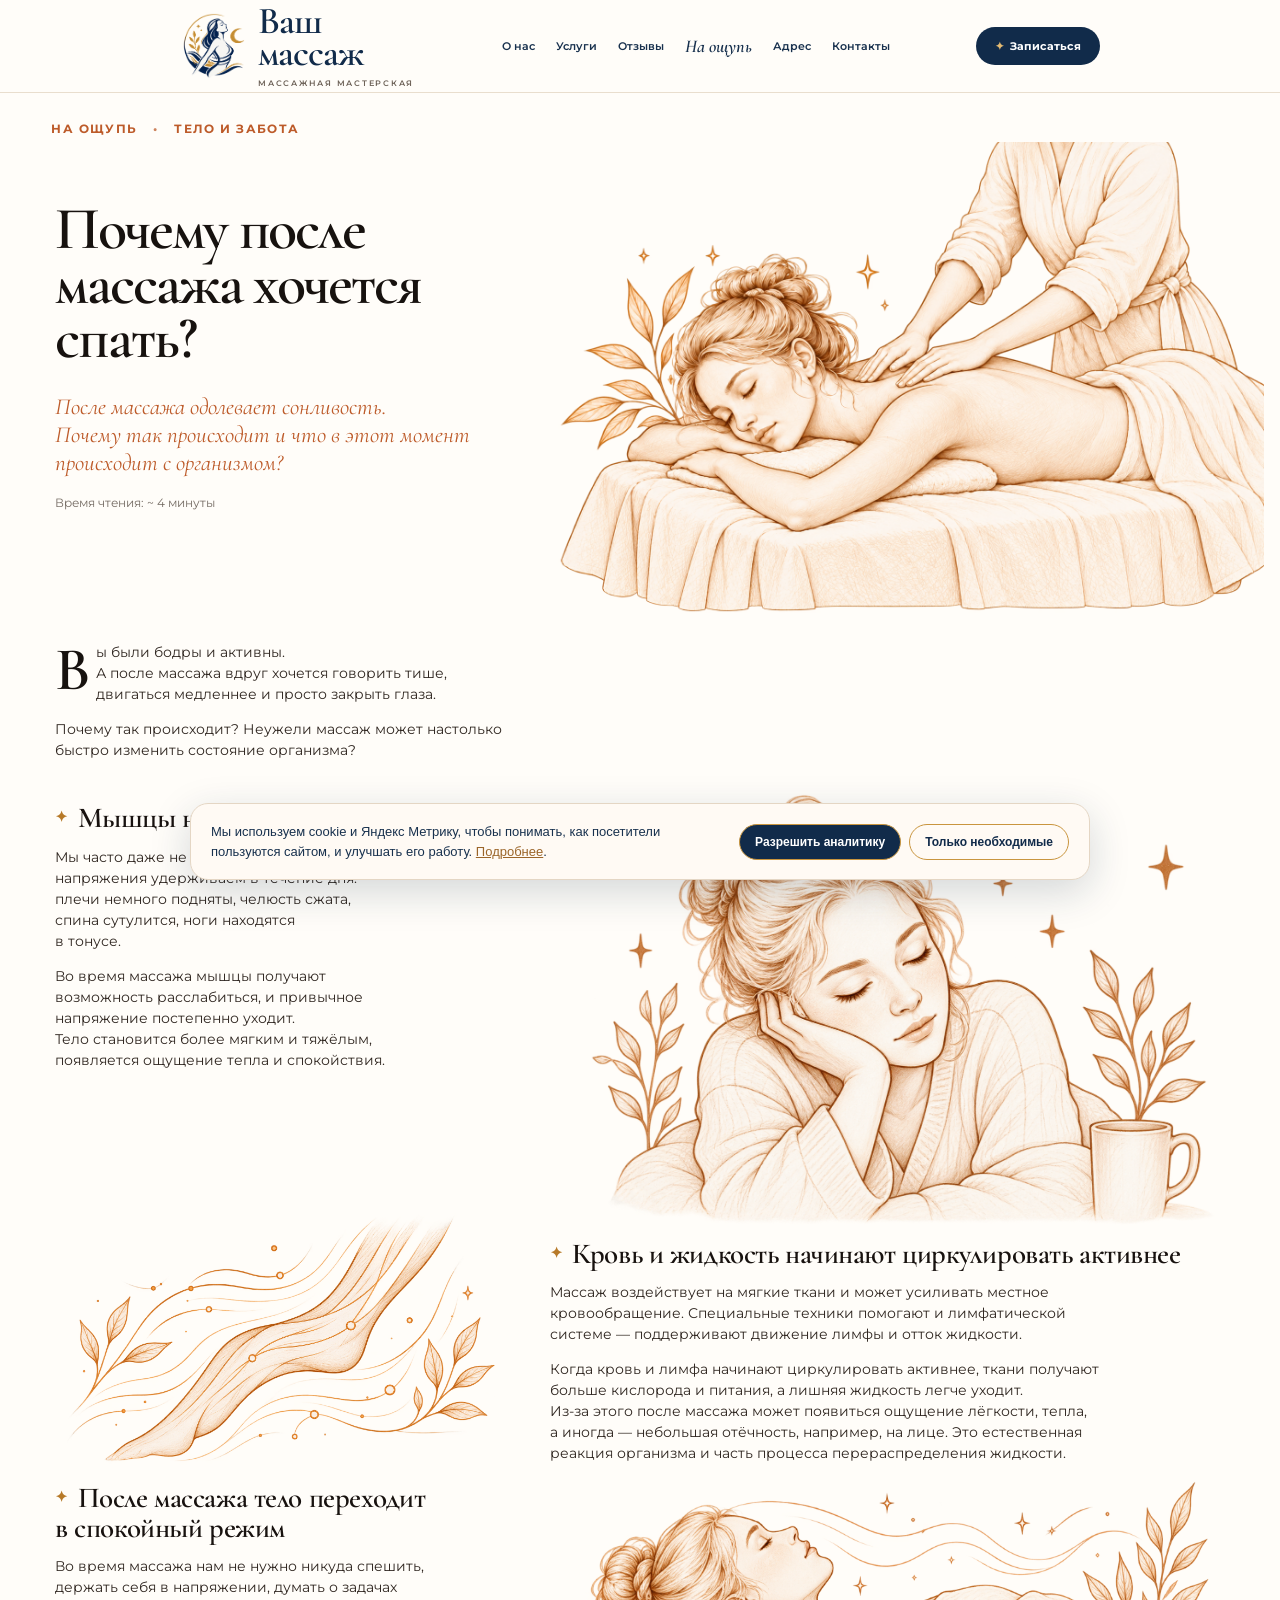
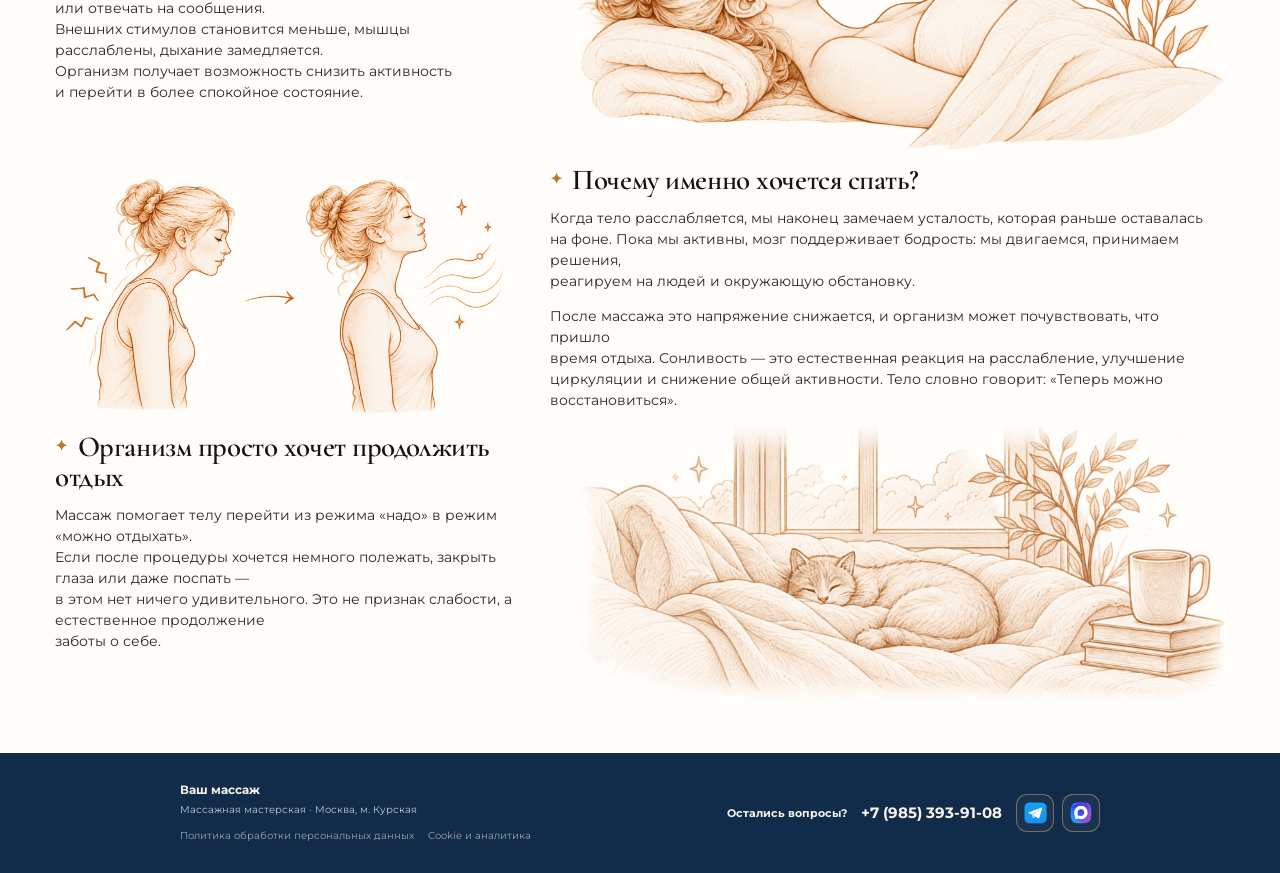
<file: sleep-after-massage.html>
<!doctype html>
<html lang="ru">
<head>
<meta charset="utf-8">
<meta name="viewport" content="width=device-width, initial-scale=1">
<title>Почему после массажа хочется спать? — На ощупь</title>
<meta name="description" content="Почему после массажа хочется спать, двигаться медленнее и просто закрыть глаза. О расслаблении мышц, кровообращении и том, почему отдых становится заметнее.">
<style>
@import url('https://fonts.googleapis.com/css2?family=Cormorant+Garamond:ital,wght@0,500;0,600;0,700;1,500;1,600;1,700&family=Montserrat:wght@400;500;600;700&display=swap');
:root{--cream:#fffdf9;--navy:#112b4a;--ink:#241b16;--orange:#bd5b2a;--gold:#b77a29;--muted:#756c64;--line:#dec7a8}
*{box-sizing:border-box}
html{scroll-behavior:smooth}
body{margin:0;background:var(--cream);color:var(--ink);font-family:Montserrat,Arial,sans-serif}
a{text-decoration:none;color:inherit}
img{display:block;max-width:100%}
.site-wrap{width:min(920px,89%);margin:auto}
.article-wrap{width:min(1180px,92%);margin:auto}

.site-header{background:rgba(255,253,249,.97);position:sticky;top:0;z-index:50;border-bottom:1px solid rgba(228,214,196,.8);backdrop-filter:blur(14px)}
.site-nav{min-height:92px;display:flex;align-items:center;justify-content:space-between;gap:20px}
.site-brand{display:flex;align-items:center;gap:10px;min-width:235px;color:var(--navy)}
.site-brand-mark{width:68px;height:68px;object-fit:contain}
.site-brand-copy{display:flex;flex-direction:column;line-height:.84}
.site-brand-name{font-family:'Cormorant Garamond',Georgia,serif;font-size:38px;font-weight:600;letter-spacing:-.025em;color:var(--navy)}
.site-brand-sub{margin-top:10px;font-size:8px;letter-spacing:.22em;color:#6d6258;text-transform:uppercase;font-weight:600}
.site-menu{display:flex;align-items:center;gap:21px;font-size:11px;font-weight:600;white-space:nowrap;color:#18314e}
.site-menu a{transition:.2s}.site-menu a:hover{color:#c9953e}.site-menu .site-touch{font-family:'Cormorant Garamond',Georgia,serif;font-size:18px;font-style:italic;font-weight:600}
.site-book{background:var(--navy);color:#fff;padding:12px 19px;border-radius:999px;font-size:11px;font-weight:700;white-space:nowrap}.site-book span{color:#e3ba72;margin-right:6px}
.site-mobile-menu{display:none;border:0;background:transparent;font-size:30px;line-height:1;color:var(--navy);cursor:pointer;padding:4px}

.article-page{overflow:hidden;background:var(--cream)}
.article-hero{padding:28px 0 0}
.breadcrumbs{font-size:12px;font-weight:700;letter-spacing:.12em;color:var(--orange);text-transform:uppercase;margin:0 0 28px}
.breadcrumbs span{display:inline;margin:0 11px;opacity:.75}
.hero-grid{position:relative;min-height:480px}
.hero-copy{position:relative;z-index:3;width:48%;padding:38px 0 45px 4px}
.article-title{font-family:'Cormorant Garamond',Georgia,serif;font-size:60px;line-height:.91;font-weight:600;letter-spacing:-.035em;margin:0;max-width:650px;color:#17120f}
.article-lead{font-family:'Cormorant Garamond',Georgia,serif;font-size:23px;line-height:1.22;font-style:italic;color:var(--orange);margin:27px 0 18px;max-width:550px}
.reading-time{font-size:12px;color:var(--muted)}
.hero-art{position:absolute;z-index:1;right:-3%;top:-22px;width:60%;pointer-events:none}
.hero-art img{width:100%;height:auto}

.reference-layout{padding-top:0;padding-bottom:44px}
.reference-grid{
  display:grid;
  grid-template-columns:42% 58%;
  grid-template-areas:
    "intro intro"
    "muscles muscles-art"
    "blood-art blood"
    "calm rest-art"
    "sleep-art sleep"
    "final cat-art";
  column-gap:0;
  row-gap:0;
  align-items:start;
}
.ref-intro{grid-area:intro;width:78%;margin:-2px 0 42px;padding-left:4px}
.muscles{grid-area:muscles;padding:0 28px 0 4px}
.muscles-art{grid-area:muscles-art;padding:0 2% 0 4%;margin-top:-20px}
.blood-art{grid-area:blood-art;padding:0 9% 0 0;margin-top:-18px}
.blood{grid-area:blood;padding:8px 2% 0 4px}
.calm{grid-area:calm;padding:14px 28px 0 4px}
.rest-art{grid-area:rest-art;padding:0 0 0 4%;margin-top:-8px}
.sleep-art{grid-area:sleep-art;padding:0 8% 0 0;margin-top:-4px}
.sleep{grid-area:sleep;padding:8px 2% 0 4px}
.final{grid-area:final;padding:8px 24px 0 4px}
.cat-art{grid-area:cat-art;padding:0 0 0 4%;margin-top:-4px}

.prose{font-size:14.2px;line-height:1.48;color:#302721}
.prose p{margin:0 0 14px}
.prose p:last-child{margin-bottom:0}
.dropcap:first-letter{
  float:left;font-family:'Cormorant Garamond',Georgia,serif;
  font-size:61px;line-height:.66;font-weight:600;
  padding:8px 5px 0 0;color:#17120f
}
.section-title{
  font-family:'Cormorant Garamond',Georgia,serif;
  font-size:29px;line-height:1.02;font-weight:600;
  letter-spacing:-.015em;color:#18120f;margin:0 0 14px
}
.section-title::before{
  content:'✦';font-family:Georgia,serif;font-size:15px;
  color:var(--gold);margin-right:10px;vertical-align:5px
}
.ref-art img{width:100%;height:auto}

@media(max-width:900px){
  .hero-grid{min-height:auto}
  .hero-copy{width:100%;padding:35px 0 15px}
  .article-title{font-size:54px}
  .article-lead{font-size:21px}
  .hero-art{position:relative;right:auto;top:auto;width:100%;margin:-4px auto 0}
  .reference-grid{
    grid-template-columns:1fr;
    grid-template-areas:
      "intro" "muscles" "muscles-art" "blood" "blood-art"
      "calm" "rest-art" "sleep" "sleep-art" "final" "cat-art";
    row-gap:34px;
  }
  .ref-intro,.muscles,.muscles-art,.blood-art,.blood,.calm,.rest-art,.sleep-art,.sleep,.final,.cat-art{
    width:100%;padding:0;margin:0;
  }
}
@media(max-width:560px){
  .site-wrap,.article-wrap{width:90%}
  .article-hero{padding-top:22px}
  .breadcrumbs{font-size:10px;margin-bottom:20px}
  .article-title{font-size:47px}
  .article-lead{font-size:20px;margin-top:20px}
  .reading-time{font-size:11px}
  .prose{font-size:13.4px;line-height:1.5}
  .section-title{font-size:27px}
}

.contact-footer{background:var(--navy);color:#f8f4ed;margin-top:0}
.footer-grid{width:min(920px,89%);margin:auto;min-height:120px;display:flex;justify-content:space-between;align-items:center;gap:30px}
.footer-grid>div:first-child{font-size:12px}.footer-grid small{display:inline-block;margin-top:6px;color:#bfc8d2}
.contact-footer .contact-links{display:flex;flex-wrap:wrap;gap:14px;align-items:center;font-size:11px;justify-content:flex-end}.contact-footer a{color:#e3ba72}.contact-footer .footer-phone{font-size:15px;font-weight:700;color:#f8f4ed;white-space:nowrap}
.footer-social{display:flex;gap:8px}.footer-social a{width:38px;height:38px;border:1px solid rgba(227,186,114,.45);border-radius:11px;display:flex;align-items:center;justify-content:center;background:rgba(255,255,255,.04)}.footer-social img{width:23px;height:23px;object-fit:contain}

@media(max-width:900px){
 .site-nav{min-height:74px}.site-brand{min-width:auto}.site-brand-mark{width:56px;height:56px}.site-brand-name{font-size:32px}.site-brand-sub{display:none}.site-menu{display:none}.site-mobile-menu{display:block}
 .site-menu.show{display:flex;position:absolute;top:74px;left:0;right:0;background:#fffdf9;padding:20px 4%;flex-direction:column;gap:18px;border-bottom:1px solid #e4d6c4;box-shadow:0 16px 38px rgba(27,40,55,.09)}
 .site-menu.show .site-touch{font-size:24px}
 .hero-grid{min-height:auto}.hero-copy{width:100%;padding:35px 0 15px}.article-title{font-size:54px}.article-lead{font-size:21px}
 .hero-art{position:relative;right:auto;top:auto;width:100%;margin:-4px auto 0}.hero-art img{width:100%;height:auto}
 .content-grid{grid-template-columns:1fr;column-gap:0;row-gap:42px}.wide-art{grid-column:auto;max-width:none}
 .final-note{grid-column:auto}
}
@media(max-width:560px){
 .site-wrap,.article-wrap{width:90%}.article-hero{padding-top:22px}.breadcrumbs{font-size:10px;margin-bottom:20px}
 .article-title{font-size:47px}.article-lead{font-size:20px;margin-top:20px}.reading-time{font-size:11px}
 .prose{font-size:13.4px;line-height:1.5}.section-title{font-size:27px}
 .section-art.small{width:100%;margin-left:0}.final-note{font-size:21px;padding:0 5px 12px}
 .footer-grid{flex-direction:column;align-items:flex-start;padding:28px 0;gap:22px}.contact-footer .contact-links{justify-content:flex-start}
}
</style>
</head>
<body>
<header class="site-header">
  <div class="site-wrap site-nav">
    <a class="site-brand" href="index.html" aria-label="Ваш массаж — на главную">
      <img class="site-brand-mark" src="assets/logo-mark-transparent.png" alt="">
      <span class="site-brand-copy"><span class="site-brand-name">Ваш<br>массаж</span><span class="site-brand-sub">Массажная мастерская</span></span>
    </a>
    <nav class="site-menu" id="site-menu">
      <a href="index.html#about">О нас</a><a href="index.html#services">Услуги</a><a href="index.html#reviews">Отзывы</a>
      <a class="site-touch" href="na-oshchup.html">На ощупь</a><a href="index.html#address">Адрес</a><a href="index.html#contacts">Контакты</a>
    </nav>
    <a class="site-book" href="https://dikidi.ru/2021892?p=1.pi-po" target="_blank" rel="noopener"><span>✦</span>Записаться</a>
    <button class="site-mobile-menu" aria-label="Открыть меню" aria-expanded="false">☰</button>
  </div>
</header>

<main class="article-page">
<section class="article-hero">
  <div class="article-wrap">
    <div class="breadcrumbs">На ощупь <span>•</span> Тело и забота</div>
    <div class="hero-grid">
      <div class="hero-copy">
        <h1 class="article-title">Почему после<br>массажа хочется<br>спать?</h1>
        <p class="article-lead">После массажа одолевает сонливость.<br>Почему так происходит и что в этот момент<br>происходит с организмом?</p>
        <div class="reading-time">Время чтения: ~ 4 минуты</div>
      </div>
      <div class="hero-art" aria-hidden="true"><img src="assets/sleep-massage.png" alt=""></div>
    </div>
  </div>
</section>

<section class="article-wrap reference-layout">
<div class="reference-grid">

  <div class="ref-intro prose dropcap">
    <p>Вы были бодры и активны.<br>А после массажа вдруг хочется говорить тише,<br>двигаться медленнее и просто закрыть глаза.</p>
    <p>Почему так происходит? Неужели массаж может настолько<br>быстро изменить состояние организма?</p>
  </div>

  <div class="ref-text muscles prose-block">
    <h2 class="section-title">Мышцы наконец расслабляются</h2>
    <div class="prose">
      <p>Мы часто даже не замечаем, сколько<br>напряжения удерживаем в течение дня:<br>плечи немного подняты, челюсть сжата,<br>спина сутулится, ноги находятся<br>в тонусе.</p>
      <p>Во время массажа мышцы получают<br>возможность расслабиться, и привычное<br>напряжение постепенно уходит.<br>Тело становится более мягким и тяжёлым,<br>появляется ощущение тепла и спокойствия.</p>
    </div>
  </div>

  <div class="ref-art muscles-art"><img src="assets/sleep-relax.png" alt=""></div>

  <div class="ref-art blood-art"><img src="assets/sleep-body.png" alt=""></div>

  <div class="ref-text blood prose-block">
    <h2 class="section-title">Кровь и жидкость начинают циркулировать активнее</h2>
    <div class="prose">
      <p>Массаж воздействует на мягкие ткани и может усиливать местное<br>кровообращение. Специальные техники помогают и лимфатической<br>системе — поддерживают движение лимфы и отток жидкости.</p>
      <p>Когда кровь и лимфа начинают циркулировать активнее, ткани получают<br>больше кислорода и питания, а лишняя жидкость легче уходит.<br>Из-за этого после массажа может появиться ощущение лёгкости, тепла,<br>а иногда — небольшая отёчность, например, на лице. Это естественная<br>реакция организма и часть процесса перераспределения жидкости.</p>
    </div>
  </div>

  <div class="ref-text calm prose-block">
    <h2 class="section-title">После массажа тело переходит<br>в спокойный режим</h2>
    <div class="prose">
      <p>Во время массажа нам не нужно никуда спешить,<br>держать себя в напряжении, думать о задачах<br>или отвечать на сообщения.<br>Внешних стимулов становится меньше, мышцы<br>расслаблены, дыхание замедляется.<br>Организм получает возможность снизить активность<br>и перейти в более спокойное состояние.</p>
    </div>
  </div>

  <div class="ref-art rest-art"><img src="assets/sleep-rest.png" alt=""></div>

  <div class="ref-art sleep-art"><img src="assets/sleep-posture.png" alt=""></div>

  <div class="ref-text sleep prose-block">
    <h2 class="section-title">Почему именно хочется спать?</h2>
    <div class="prose">
      <p>Когда тело расслабляется, мы наконец замечаем усталость, которая раньше оставалась<br>на фоне. Пока мы активны, мозг поддерживает бодрость: мы двигаемся, принимаем решения,<br>реагируем на людей и окружающую обстановку.</p>
      <p>После массажа это напряжение снижается, и организм может почувствовать, что пришло<br>время отдыха. Сонливость — это естественная реакция на расслабление, улучшение<br>циркуляции и снижение общей активности. Тело словно говорит: «Теперь можно восстановиться».</p>
    </div>
  </div>

  <div class="ref-text final prose-block">
    <h2 class="section-title">Организм просто хочет продолжить отдых</h2>
    <div class="prose">
      <p>Массаж помогает телу перейти из режима «надо» в режим «можно отдыхать».<br>Если после процедуры хочется немного полежать, закрыть глаза или даже поспать —<br>в этом нет ничего удивительного. Это не признак слабости, а естественное продолжение<br>заботы о себе.</p>
    </div>
  </div>

  <div class="ref-art cat-art"><img src="assets/sleep-hero.png" alt=""></div>

</div>
</section>
</main>

<footer class="contact-footer">
  <div class="footer-grid">
    <div><strong>Ваш массаж</strong><br><small>Массажная мастерская · Москва, м. Курская</small><div class="legal-links" style="margin-top:12px;font-size:10px;line-height:1.5;color:#9aa3ad;display:flex;gap:14px;flex-wrap:wrap;"><a href="privacy.html" style="color:inherit;text-decoration:none;">Политика обработки персональных данных</a><a href="cookie.html" style="color:inherit;text-decoration:none;">Cookie и аналитика</a></div></div>
    <div class="contact-links"><strong>Остались вопросы?</strong><a class="footer-phone" href="tel:+79853939108">+7 (985) 393-91-08</a>
      <div class="footer-social">
        <a href="https://t.me/ritm108" target="_blank" rel="noopener" aria-label="Telegram"><img src="assets/telegram.png" alt="Telegram"></a>
        <a href="#" aria-label="MAX"><img src="assets/max.png" alt="MAX"></a>
      </div>
    </div>
  </div>
</footer>

<script>
const siteMobileButton=document.querySelector('.site-mobile-menu');
const siteMenu=document.querySelector('.site-menu');
if(siteMobileButton&&siteMenu){
 siteMobileButton.addEventListener('click',()=>{
  siteMenu.classList.toggle('show');
  siteMobileButton.setAttribute('aria-expanded',siteMenu.classList.contains('show'));
 });
 siteMenu.querySelectorAll('a').forEach(a=>a.addEventListener('click',()=>{
  siteMenu.classList.remove('show');siteMobileButton.setAttribute('aria-expanded','false');
 }));
}
</script>
<script src="cookie-consent.js"></script>
</body>
</html>
</file>
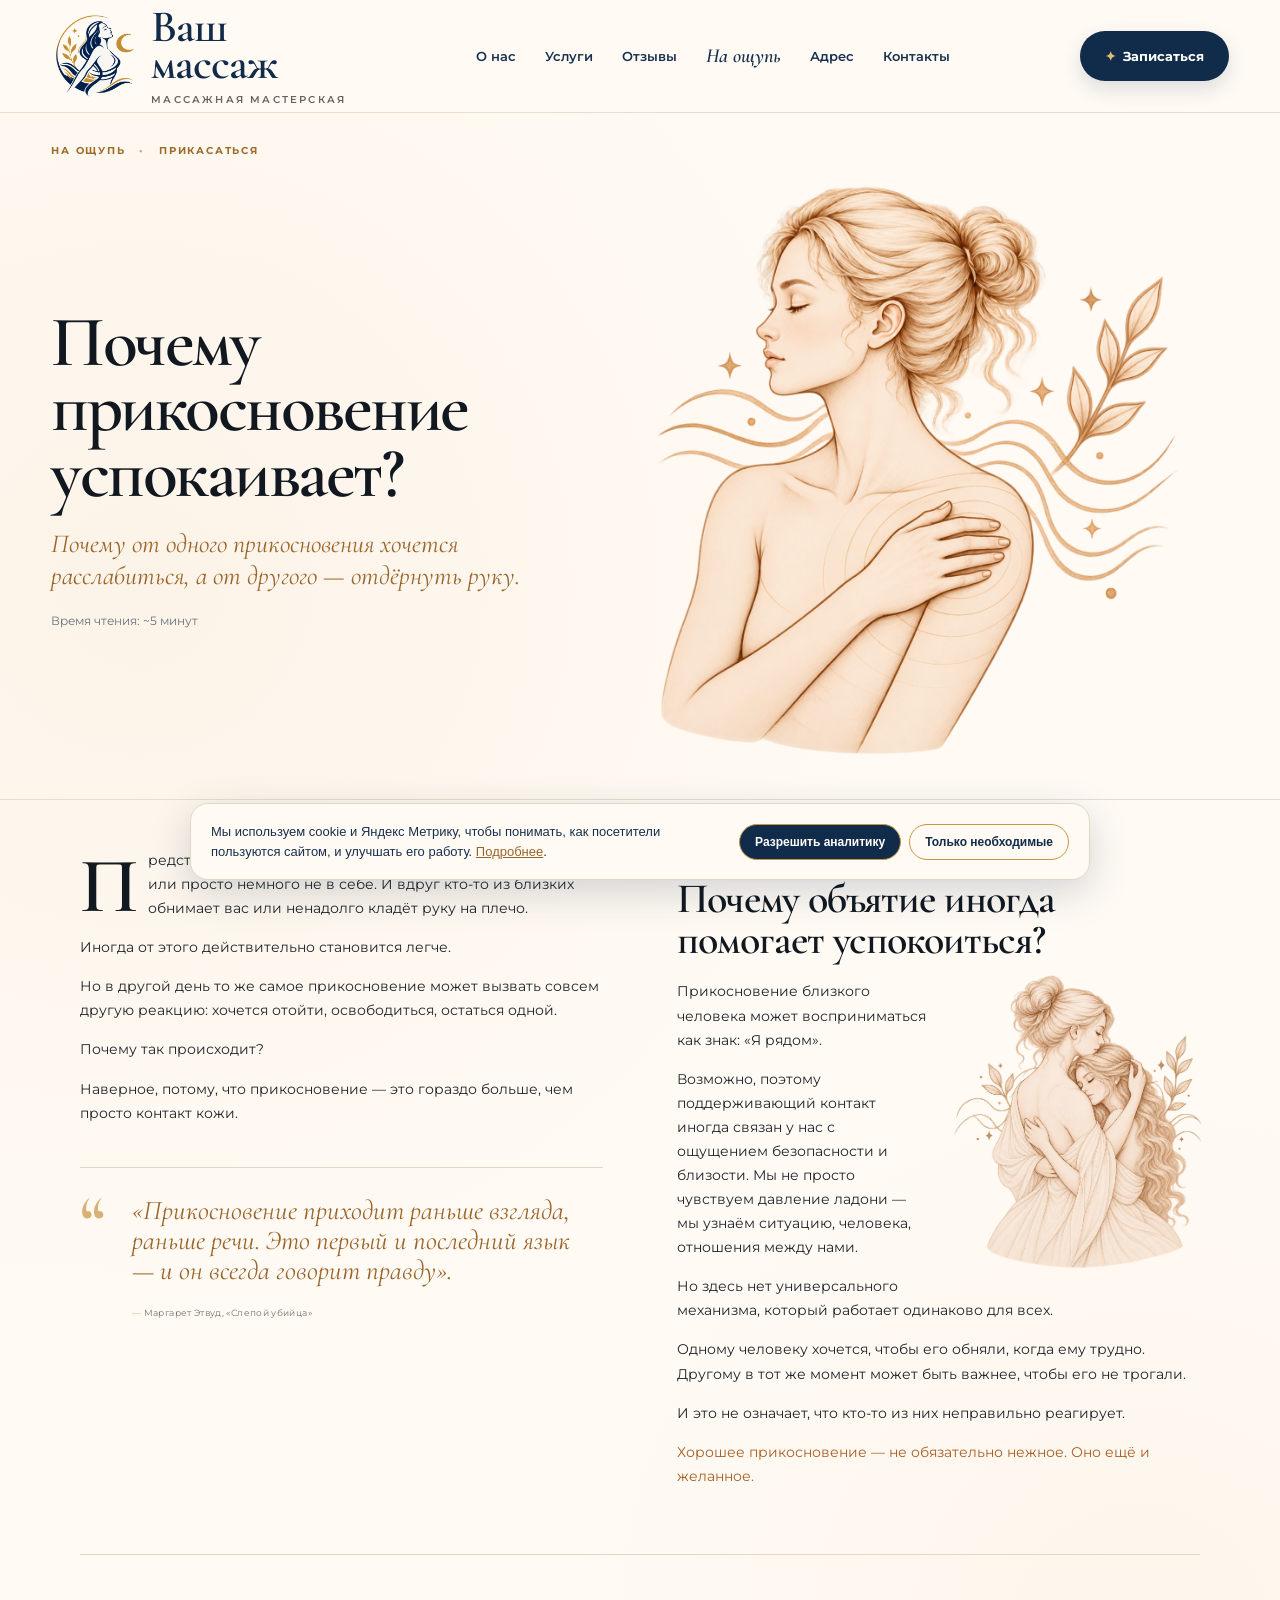
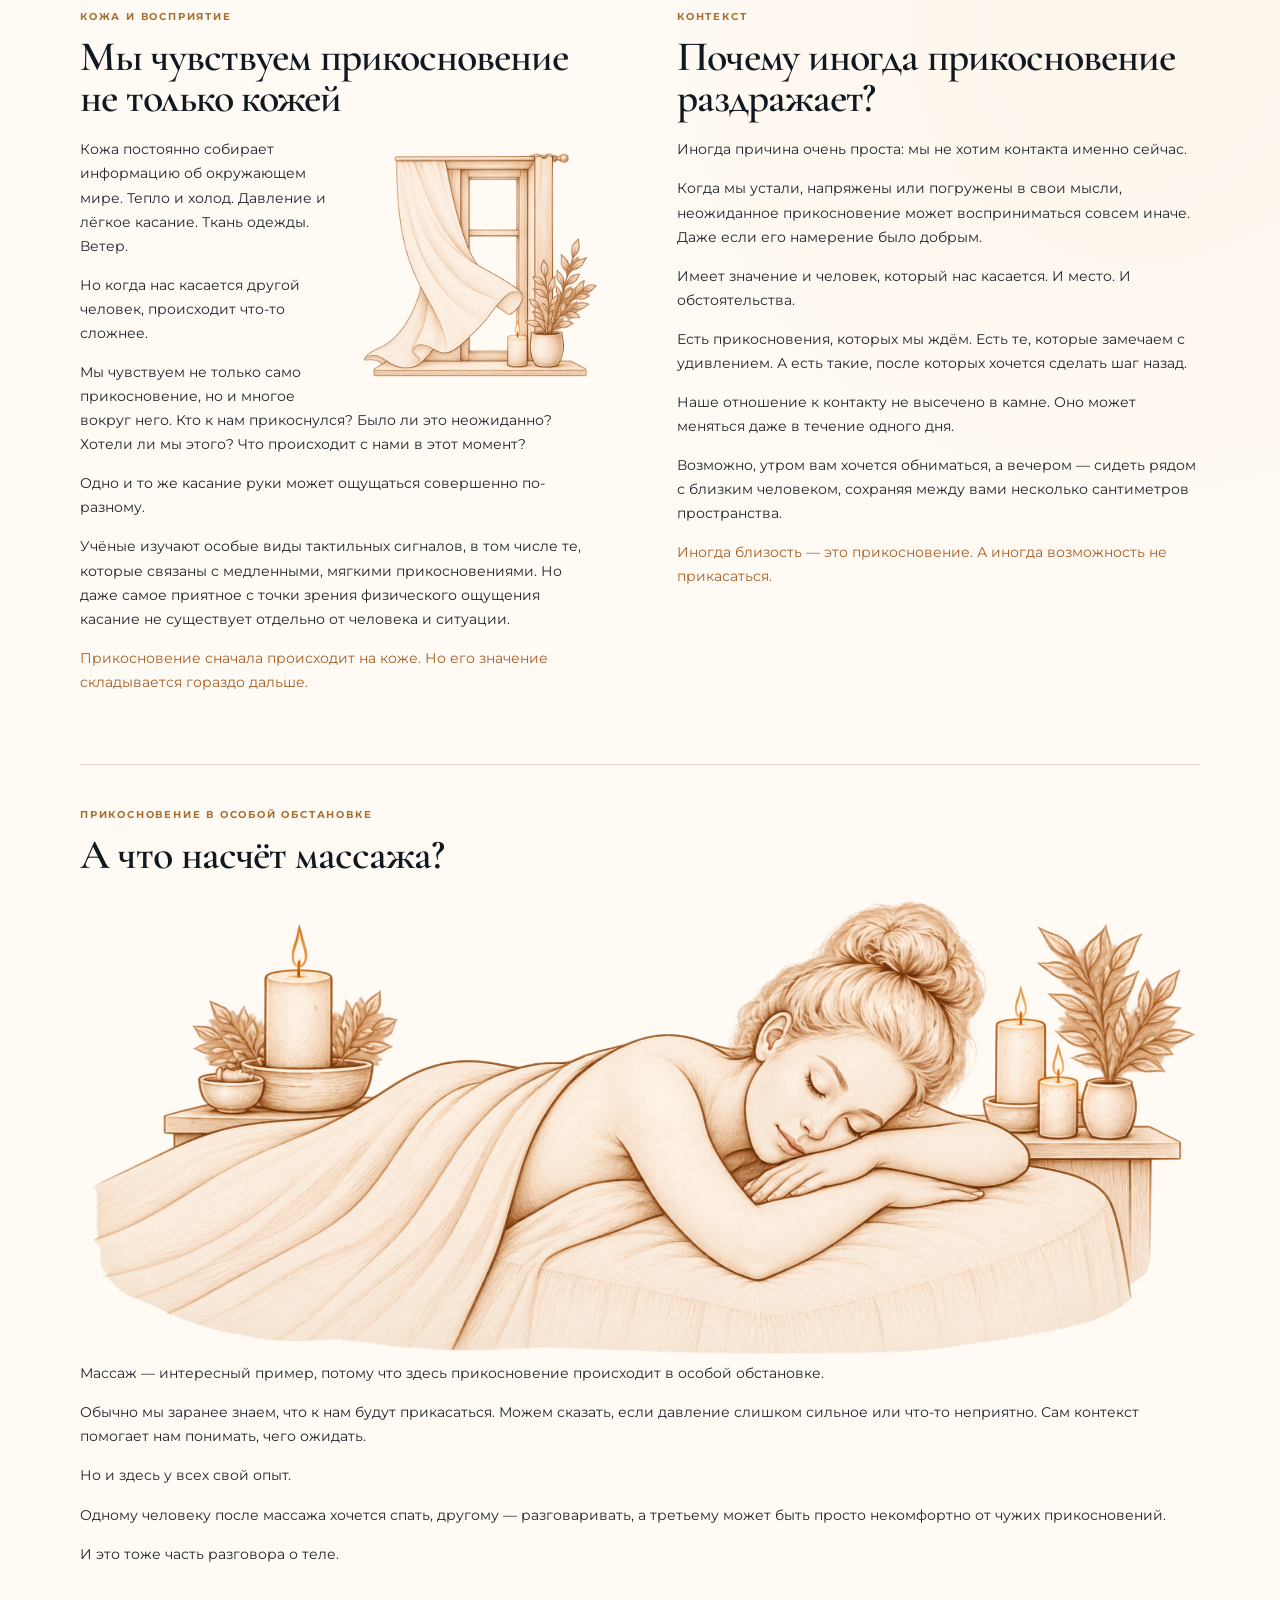
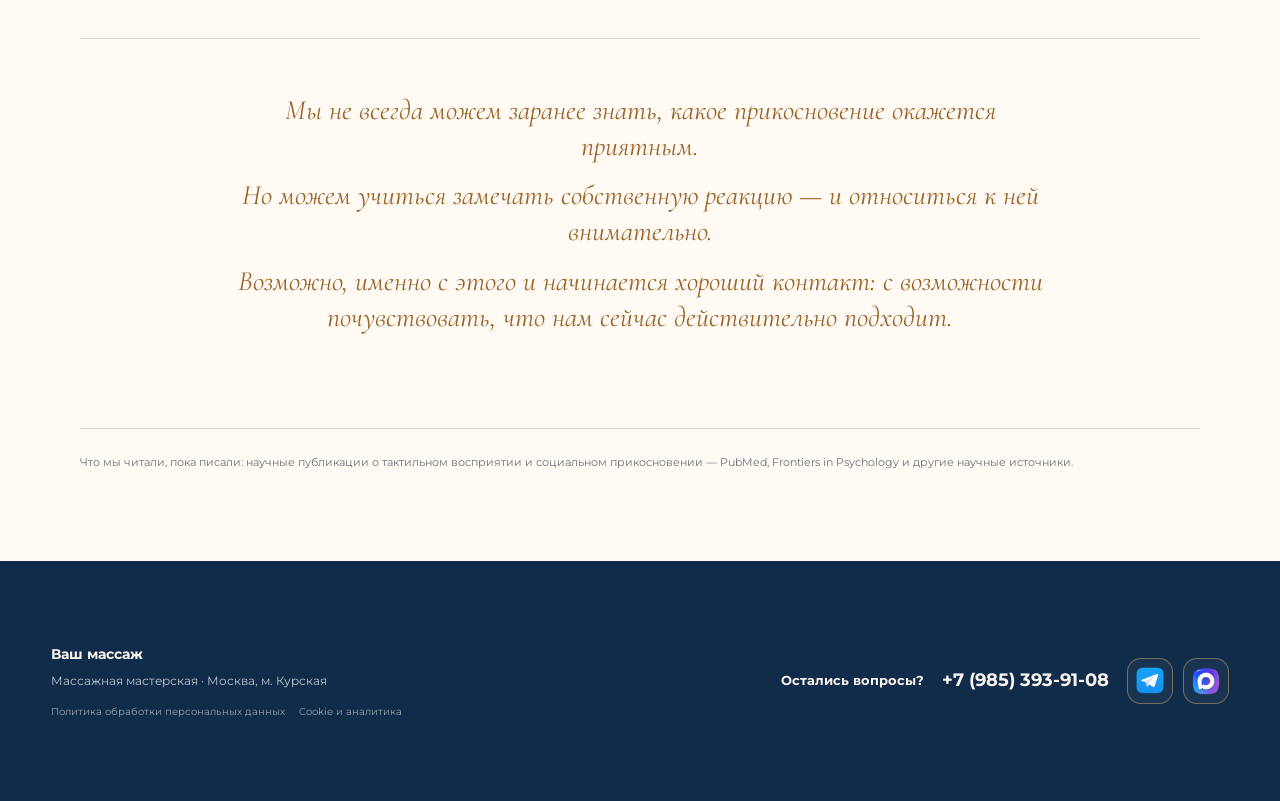
<file: touch.html>
<!doctype html>
<html lang="ru">
<head>
<meta charset="utf-8">
<meta name="viewport" content="width=device-width, initial-scale=1">
<title>Почему прикосновение успокаивает? — На ощупь</title>
<meta name="description" content="Почему от одного прикосновения хочется расслабиться, а от другого — отдёрнуть руку. О прикосновении, близости и реакции тела.">
<link rel="stylesheet" href="style.css">
<style>
@import url('https://fonts.googleapis.com/css2?family=Cormorant+Garamond:ital,wght@0,500;0,600;0,700;1,500;1,600;1,700&family=Montserrat:wght@400;500;600;700&display=swap');
:root{--cream:#fffaf4;--navy:#112b4a;--ink:#263850;--gold:#b77a29;--gold-soft:#d8b176;--line:#e4d6c4;--muted:#68727b}
*{box-sizing:border-box}html{scroll-behavior:smooth}body{margin:0;background:var(--cream);color:var(--ink);font-family:Montserrat,Arial,sans-serif}a{text-decoration:none;color:inherit}img{display:block;max-width:100%}.wrap{width:min(1200px,92%);margin:auto}
.site-header{background:rgba(255,250,244,.96);position:sticky;top:0;z-index:50;border-bottom:1px solid rgba(228,214,196,.8);backdrop-filter:blur(14px)}
.site-wrap{width:min(1200px,92%);margin:auto}.site-nav{min-height:112px;display:flex;align-items:center;justify-content:space-between;gap:24px}.site-brand{display:flex;align-items:center;gap:12px;min-width:285px;color:var(--navy)}.site-brand-mark{width:88px;height:88px;object-fit:contain}.site-brand-copy{display:flex;flex-direction:column;line-height:.84}.site-brand-name{font-family:'Cormorant Garamond',Georgia,serif;font-size:45px;font-weight:600;letter-spacing:-.025em;color:var(--navy)}.site-brand-sub{margin-top:13px;font-size:10px;letter-spacing:.22em;color:#6d6258;text-transform:uppercase;font-weight:600}.site-menu{display:flex;align-items:center;gap:29px;font-size:13px;font-weight:600;white-space:nowrap;color:#18314e}.site-menu a{transition:.2s}.site-menu a:hover{color:#c9953e}.site-menu .site-touch{font-family:'Cormorant Garamond',Georgia,serif;font-size:20px;font-style:italic;font-weight:600}.site-book{background:var(--navy);color:#fff;padding:15px 25px;border-radius:999px;font-size:13px;font-weight:700;white-space:nowrap;box-shadow:0 8px 20px rgba(17,43,74,.14)}.site-book span{color:#e3ba72;margin-right:7px}.site-mobile-menu{display:none;border:0;background:transparent;font-size:32px;line-height:1;color:var(--navy);cursor:pointer;padding:4px}
.article-page{overflow:hidden;background:radial-gradient(circle at 11% 13%,rgba(224,187,127,.10),transparent 22%),radial-gradient(circle at 89% 42%,rgba(224,187,127,.07),transparent 24%),var(--cream)}
.article-hero{padding:30px 0 44px;border-bottom:1px solid rgba(228,214,196,.8)}.breadcrumbs{font-size:10px;font-weight:700;letter-spacing:.18em;text-transform:uppercase;color:#9d6c29;margin-bottom:26px}.breadcrumbs span{opacity:.55;margin:0 9px}.article-hero-grid{display:grid;grid-template-columns:minmax(0,.92fr) minmax(430px,1.08fr);gap:24px;align-items:center}.article-title{font-family:'Cormorant Garamond',Georgia,serif;font-size:clamp(60px,5.6vw,86px);line-height:.91;font-weight:600;letter-spacing:-.035em;margin:0;color:#111820;max-width:680px}.article-lead{font-family:'Cormorant Garamond',Georgia,serif;font-size:26px;line-height:1.25;font-style:italic;color:#9b6529;margin:22px 0 18px;max-width:660px}.reading-time{font-size:12px;color:var(--muted)}.hero-art{display:flex;align-items:center;justify-content:center;min-height:470px}.hero-art img{width:min(108%,650px);max-height:570px;object-fit:contain;mix-blend-mode:multiply}
.article-content{padding:0 0 70px}.prose{font-size:14px;line-height:1.72;color:#20252b}.prose p{margin:0 0 15px}.prose p:last-child{margin-bottom:0}.dropcap:first-letter{float:left;font-family:'Cormorant Garamond',Georgia,serif;font-size:78px;line-height:.68;font-weight:600;color:#111820;padding:12px 10px 0 0}.section-title{font-family:'Cormorant Garamond',Georgia,serif;font-size:43px;line-height:.97;font-weight:600;letter-spacing:-.025em;color:#111820;margin:0 0 19px}.section-kicker{font-size:10px;font-weight:700;letter-spacing:.18em;text-transform:uppercase;color:#a8702d;margin-bottom:12px}
.intro-grid{max-width:1120px;margin:0 auto;padding:48px 0 0;display:grid;grid-template-columns:1fr 1fr;gap:74px;align-items:start}.intro-copy{padding-top:0}.intro-copy .prose{font-size:14px;line-height:1.72}.intro-side{padding-top:3px}.intro-side .section-title{font-size:42px}.embrace-art{float:right;width:48%;margin:-4px -2px 10px 24px}.embrace-art img{width:100%;height:auto;mix-blend-mode:multiply}

.quote-inline{margin:42px 0 4px;padding:28px 8px 8px 0;display:grid;grid-template-columns:44px 1fr;gap:8px;align-items:start;border-top:1px solid var(--line)}
.quote-inline-mark{font-family:'Cormorant Garamond',Georgia,serif;font-size:72px;line-height:.7;color:var(--gold-soft);font-weight:600}
.quote-inline blockquote{margin:0}
.quote-inline blockquote p{font-family:'Cormorant Garamond',Georgia,serif;font-size:27px;line-height:1.12;font-style:italic;color:#9b6529;margin:0 0 12px}
.quote-inline cite{font-family:Montserrat,Arial,sans-serif;font-size:9px;font-style:normal;letter-spacing:.04em;color:#7a726a}
.quote-inline cite::before{content:'— ';color:var(--gold-soft)}
.pair{max-width:1120px;margin:66px auto 0;padding-top:54px;border-top:1px solid var(--line);display:grid;grid-template-columns:1fr 1fr;gap:74px;align-items:start}.pair .section-title{font-size:42px}.pair-left{position:relative}.pair-left .window-art{float:right;width:49%;margin:12px -3px 8px 20px}.window-art img{width:100%;mix-blend-mode:multiply}.pair-right{position:relative}.pair-right .massage-art{width:100%;margin:5px 0 16px}.massage-art img{width:100%;mix-blend-mode:multiply}
.quote-break{max-width:1120px;margin:72px auto 0;padding:46px 8% 48px;border-top:1px solid var(--line);border-bottom:1px solid var(--line);display:grid;grid-template-columns:72px 1fr;gap:20px;align-items:start}.quote-mark{font-family:'Cormorant Garamond',Georgia,serif;font-size:104px;line-height:.72;color:var(--gold-soft);font-weight:600}.quote-break blockquote{margin:0}.quote-break blockquote p{font-family:'Cormorant Garamond',Georgia,serif;font-size:36px;line-height:1.12;font-style:italic;color:#9b6529;margin:0 0 18px;max-width:820px}.quote-break cite{font-family:Montserrat,Arial,sans-serif;font-size:11px;font-style:normal;letter-spacing:.06em;color:#7a726a}.quote-break cite::before{content:'— ';color:var(--gold-soft)}
.full{max-width:1120px;margin:70px auto 0;padding-top:42px;border-top:1px solid var(--line)}.full .section-title{font-size:42px}.accent{color:#a85f25}
.closing{max-width:1120px;margin:72px auto 0;padding-top:42px;border-top:1px solid var(--line)}.closing-centered{padding:54px 0 48px;text-align:center}.closing-centered-text{max-width:820px;margin:0 auto;font-family:'Cormorant Garamond',Georgia,serif;font-size:28px;line-height:1.28;font-style:italic;color:#9b6529}.closing-centered-text p{margin:0 0 14px}.closing-centered-text p:last-child{margin-bottom:0}.sources{max-width:1120px;margin:44px auto 0;padding-top:24px;border-top:1px solid var(--line);font-size:11px;line-height:1.65;color:#69727b}.sources p{margin:0}
.contact-footer{background:var(--navy);color:#f8f4ed;margin-top:20px}.footer-grid{width:min(1200px,92%);margin:auto;min-height:150px;display:flex;justify-content:space-between;align-items:center;gap:30px}.footer-grid>div:first-child{font-size:14px}.footer-grid small{display:inline-block;margin-top:7px;color:#bfc8d2}.contact-footer .contact-links{display:flex;flex-wrap:wrap;gap:18px;align-items:center;font-size:13px;justify-content:flex-end}.contact-footer a{color:#e3ba72}.contact-footer .footer-phone{font-size:18px;font-weight:700;color:#f8f4ed;white-space:nowrap}.footer-social{display:flex;gap:10px}.footer-social a{width:46px;height:46px;border:1px solid rgba(227,186,114,.45);border-radius:14px;display:flex;align-items:center;justify-content:center;background:rgba(255,255,255,.04)}.footer-social img{width:28px;height:28px;object-fit:contain}
@media(max-width:1060px){.site-brand{min-width:240px}.site-brand-mark{width:74px;height:74px}.site-brand-name{font-size:39px}.site-menu{gap:18px}.site-nav{min-height:96px}.article-hero-grid{grid-template-columns:1fr .95fr}.intro-grid,.pair,.closing{gap:46px}.hero-art{min-height:420px}}
@media(max-width:900px){.site-nav{min-height:82px}.site-brand{min-width:auto}.site-brand-mark{width:64px;height:64px}.site-brand-name{font-size:35px}.site-brand-sub{display:none}.site-menu{display:none}.site-mobile-menu{display:block}.site-menu.show{display:flex;position:absolute;top:82px;left:0;right:0;background:var(--cream);padding:20px 4%;flex-direction:column;gap:18px;border-bottom:1px solid var(--line);box-shadow:0 16px 38px rgba(27,40,55,.09)}.site-menu.show .site-touch{font-size:24px}.article-hero{padding-top:35px}.article-hero-grid{grid-template-columns:1fr;gap:0}.hero-art{order:-1;min-height:0}.hero-art img{width:min(100%,620px);max-height:none}.intro-grid,.pair{grid-template-columns:1fr;gap:54px}.embrace-art{width:42%;margin-right:0}.pair-left .window-art{width:40%}.full{margin-top:60px}}
@media(max-width:700px){.quote-inline{margin-top:34px;padding-top:24px;grid-template-columns:34px 1fr;gap:8px}.quote-inline-mark{font-size:58px}.quote-inline blockquote p{font-size:24px;line-height:1.14}.quote-inline cite{font-size:9px;line-height:1.5;display:block}
}
@media(max-width:560px){.wrap,.site-wrap{width:90%}.site-nav{min-height:74px}.site-brand-mark{width:56px;height:56px}.site-brand-name{font-size:32px}.site-book{padding:12px 15px;font-size:11px}.site-menu.show{top:74px}.article-hero{padding:27px 0 32px}.breadcrumbs{margin-bottom:18px}.article-title{font-size:49px;line-height:.94}.article-lead{font-size:22px;line-height:1.3;margin-top:18px}.hero-art img{width:100%}.intro-grid{padding-top:38px}.prose{font-size:13px;line-height:1.75}.intro-copy .prose{font-size:13px}.dropcap:first-letter{font-size:69px;padding-right:8px}.section-title,.pair .section-title,.full .section-title{font-size:38px}.intro-grid,.pair{margin-top:0;gap:44px}.pair{padding-top:42px;margin-top:48px}.embrace-art{width:43%;margin-left:16px}.pair-left .window-art{width:43%;margin-left:16px}.pair-right .massage-art{margin-top:0}.full,.closing{margin-top:52px;padding-top:40px}.sources{margin-top:38px}.footer-grid{padding:32px 0;min-height:0;flex-direction:column;align-items:flex-start}.contact-footer .contact-links{justify-content:flex-start}.contact-footer .footer-phone{font-size:16px}}
</style>
</head>
<body>
<header class="site-header"><div class="site-wrap site-nav">
<a class="site-brand" href="index.html" aria-label="Ваш массаж — на главную"><img class="site-brand-mark" src="assets/logo-mark-transparent.png" alt=""><span class="site-brand-copy"><span class="site-brand-name">Ваш<br>массаж</span><span class="site-brand-sub">Массажная мастерская</span></span></a>
<nav class="site-menu" id="site-menu"><a href="index.html#about">О нас</a><a href="index.html#services">Услуги</a><a href="index.html#reviews">Отзывы</a><a class="site-touch" href="na-oshchup.html">На ощупь</a><a href="index.html#address">Адрес</a><a href="index.html#contacts">Контакты</a></nav>
<a class="site-book" href="https://dikidi.ru/2021892?p=1.pi-po" target="_blank" rel="noopener"><span>✦</span>Записаться</a><button class="site-mobile-menu" aria-label="Открыть меню" aria-expanded="false">☰</button>
</div></header>

<main class="article-page">
<section class="article-hero"><div class="wrap"><div class="breadcrumbs">На ощупь <span>•</span> Прикасаться</div><div class="article-hero-grid"><div><h1 class="article-title">Почему прикосновение успокаивает?</h1><p class="article-lead">Почему от одного прикосновения хочется расслабиться, а от другого — отдёрнуть руку.</p><div class="reading-time">Время чтения: ~5 минут</div></div><div class="hero-art"><img src="assets/touch-self.png" alt="Женщина касается плеча и замечает ощущение прикосновения"></div></div></div></section>
<article class="article-content"><div class="wrap">
<section class="intro-grid">
<div class="intro-copy"><div class="prose"><p class="dropcap">Представьте: у вас был тяжёлый день. Вы устали, раздражены или просто немного не в себе. И вдруг кто-то из близких обнимает вас или ненадолго кладёт руку на плечо.</p><p>Иногда от этого действительно становится легче.</p><p>Но в другой день то же самое прикосновение может вызвать совсем другую реакцию: хочется отойти, освободиться, остаться одной.</p><p>Почему так происходит?</p><p>Наверное, потому, что прикосновение — это гораздо больше, чем просто контакт кожи.</p></div>
<div class="quote-inline" aria-label="Цитата о прикосновении">
  <div class="quote-inline-mark">“</div>
  <blockquote>
    <p>«Прикосновение приходит раньше взгляда, раньше речи. Это первый и последний язык — и он всегда говорит правду».</p>
    <cite>Маргарет Этвуд, «Слепой убийца»</cite>
  </blockquote>
</div></div>
<div class="intro-side"><div class="section-kicker">Близость</div><h2 class="section-title">Почему объятие иногда помогает успокоиться?</h2><div class="embrace-art"><img src="assets/touch-embrace.png" alt="Две женщины обнимают друг друга"></div><div class="prose"><p>Прикосновение близкого человека может восприниматься как знак: «Я рядом».</p><p>Возможно, поэтому поддерживающий контакт иногда связан у нас с ощущением безопасности и близости. Мы не просто чувствуем давление ладони — мы узнаём ситуацию, человека, отношения между нами.</p><p>Но здесь нет универсального механизма, который работает одинаково для всех.</p><p>Одному человеку хочется, чтобы его обняли, когда ему трудно. Другому в тот же момент может быть важнее, чтобы его не трогали.</p><p>И это не означает, что кто-то из них неправильно реагирует.</p><p class="accent">Хорошее прикосновение — не обязательно нежное. Оно ещё и желанное.</p></div></div>
</section>


<section class="pair">
<div class="pair-left"><div class="section-kicker">Кожа и восприятие</div><h2 class="section-title">Мы чувствуем прикосновение не только кожей</h2><div class="window-art"><img src="assets/touch-window.png" alt="Окно с лёгкой занавеской и растением"></div><div class="prose"><p>Кожа постоянно собирает информацию об окружающем мире. Тепло и холод. Давление и лёгкое касание. Ткань одежды. Ветер.</p><p>Но когда нас касается другой человек, происходит что-то сложнее.</p><p>Мы чувствуем не только само прикосновение, но и многое вокруг него. Кто к нам прикоснулся? Было ли это неожиданно? Хотели ли мы этого? Что происходит с нами в этот момент?</p><p>Одно и то же касание руки может ощущаться совершенно по-разному.</p><p>Учёные изучают особые виды тактильных сигналов, в том числе те, которые связаны с медленными, мягкими прикосновениями. Но даже самое приятное с точки зрения физического ощущения касание не существует отдельно от человека и ситуации.</p><p class="accent">Прикосновение сначала происходит на коже. Но его значение складывается гораздо дальше.</p></div></div>
<div class="pair-right"><div class="section-kicker">Контекст</div><h2 class="section-title">Почему иногда прикосновение раздражает?</h2><div class="prose"><p>Иногда причина очень проста: мы не хотим контакта именно сейчас.</p><p>Когда мы устали, напряжены или погружены в свои мысли, неожиданное прикосновение может восприниматься совсем иначе. Даже если его намерение было добрым.</p><p>Имеет значение и человек, который нас касается. И место. И обстоятельства.</p><p>Есть прикосновения, которых мы ждём. Есть те, которые замечаем с удивлением. А есть такие, после которых хочется сделать шаг назад.</p><p>Наше отношение к контакту не высечено в камне. Оно может меняться даже в течение одного дня.</p><p>Возможно, утром вам хочется обниматься, а вечером — сидеть рядом с близким человеком, сохраняя между вами несколько сантиметров пространства.</p><p class="accent">Иногда близость — это прикосновение. А иногда возможность не прикасаться.</p></div></div>
</section>

<section class="full"><div class="section-kicker">Прикосновение в особой обстановке</div><h2 class="section-title">А что насчёт массажа?</h2><div class="massage-art"><img src="assets/touch-massage.png" alt="Женщина отдыхает во время массажа"></div><div class="prose"><p>Массаж — интересный пример, потому что здесь прикосновение происходит в особой обстановке.</p><p>Обычно мы заранее знаем, что к нам будут прикасаться. Можем сказать, если давление слишком сильное или что-то неприятно. Сам контекст помогает нам понимать, чего ожидать.</p><p>Но и здесь у всех свой опыт.</p><p>Одному человеку после массажа хочется спать, другому — разговаривать, а третьему может быть просто некомфортно от чужих прикосновений.</p><p>И это тоже часть разговора о теле.</p></div></section>

<section class="closing closing-centered"><div class="closing-centered-text"><p>Мы не всегда можем заранее знать, какое прикосновение окажется приятным.</p><p>Но можем учиться замечать собственную реакцию — и относиться к ней внимательно.</p><p>Возможно, именно с этого и начинается хороший контакт: с возможности почувствовать, что нам сейчас действительно подходит.</p></div></section>
<section class="sources"><p>Что мы читали, пока писали: научные публикации о тактильном восприятии и социальном прикосновении — PubMed, Frontiers in Psychology и другие научные источники.</p></section>
</div></article></main>
<footer class="footer contact-footer"><div class="footer-grid"><div><strong>Ваш массаж</strong><br><small>Массажная мастерская · Москва, м. Курская</small><div class="legal-links" style="margin-top:12px;font-size:10px;line-height:1.5;color:#9aa3ad;display:flex;gap:14px;flex-wrap:wrap;"><a href="privacy.html" style="color:inherit;text-decoration:none;">Политика обработки персональных данных</a><a href="cookie.html" style="color:inherit;text-decoration:none;">Cookie и аналитика</a></div></div><div class="contact-links"><strong>Остались вопросы?</strong><a class="footer-phone" href="tel:+79853939108">+7 (985) 393-91-08</a><div class="footer-social"><a href="https://t.me/ritm108" target="_blank" rel="noopener" aria-label="Telegram"><img src="assets/telegram.png" alt="Telegram"></a><a href="#" aria-label="MAX"><img src="assets/max.png" alt="MAX"></a></div></div></div></footer>
<script>const b=document.querySelector('.site-mobile-menu'),m=document.querySelector('.site-menu');if(b&&m)b.addEventListener('click',()=>{m.classList.toggle('show');b.setAttribute('aria-expanded',m.classList.contains('show'))});</script>
<script src="cookie-consent.js"></script>
</body></html>
</file>
<file: style.css>
:root{--cream:#fbf4ec;--cream2:#f5eadf;--navy:#122f50;--gold:#d69b3d;--text:#17304d;--muted:#777b80;--white:#fffdf9;--line:#eadccf;--shadow:0 12px 35px rgba(18,47,80,.08)}
*{box-sizing:border-box}html{scroll-behavior:smooth}body{margin:0;background:var(--cream);color:var(--text);font-family:Manrope,Arial,sans-serif;line-height:1.6}img{max-width:100%;display:block}a{color:inherit;text-decoration:none}.container{width:min(1180px,calc(100% - 48px));margin:auto}
.header{position:sticky;top:0;z-index:50;background:rgba(251,244,236,.96);backdrop-filter:blur(12px);border-bottom:1px solid var(--line)}.nav{min-height:96px;display:flex;align-items:center;gap:28px}.brand{display:flex;align-items:center;margin-right:auto}.brand-mark{width:92px;height:92px;border-radius:50%;object-fit:contain;background:#fff;border:1px solid var(--line);padding:5px}.nav-links{display:flex;gap:28px;font-size:14px;font-weight:600}.btn{display:inline-flex;align-items:center;justify-content:center;gap:8px;background:var(--navy);color:#fff;padding:15px 25px;border-radius:999px;font-weight:700;border:1px solid var(--navy);box-shadow:0 10px 25px rgba(18,47,80,.14)}.btn.gold{background:var(--gold);border-color:var(--gold)}.btn.outline{background:transparent;color:var(--navy);border-color:#d8aa63;box-shadow:none}.promo-link{color:#fff!important}.btn.small{padding:12px 20px;font-size:14px}
.hero{padding:65px 0 35px;overflow:hidden}.hero-grid{display:grid;grid-template-columns:1fr 1fr;align-items:center;gap:55px}.kicker,.section-kicker{font-size:12px;letter-spacing:.24em;text-transform:uppercase;color:#c38e3c;font-weight:800}h1,h2,h3{font-family:Cormorant Garamond,Georgia,serif;line-height:1.05;margin:0}h1{font-size:clamp(58px,7vw,92px);font-weight:600;margin:15px 0}h2{font-size:clamp(42px,5vw,62px);font-weight:600}h3{font-size:30px}.hero-text{font-size:18px;color:var(--muted);max-width:590px}.hero-actions{display:flex;gap:14px;align-items:center;margin-top:28px;flex-wrap:wrap}.hero-media{border-radius:38% 38% 38% 38%/32% 32% 32% 32%;overflow:hidden;background:#eaded2;box-shadow:var(--shadow);aspect-ratio:1/1.05}.hero-media img{width:100%;height:100%;object-fit:cover}
.benefits{padding:24px 0;border-top:1px solid var(--line);border-bottom:1px solid var(--line)}.benefit-grid{display:grid;grid-template-columns:repeat(4,1fr)}.benefit{min-height:92px;padding:12px 28px;border-right:1px solid var(--line);display:grid;grid-template-columns:34px 1fr;column-gap:10px;align-items:start}.benefit:last-child{border-right:0}.benefit-icon{font-size:27px;line-height:1;color:var(--gold);padding-top:2px}.benefit strong{display:block;font:600 25px/1.05 Cormorant Garamond,serif}.benefit span{display:block;margin-top:6px;font-size:12px;color:#929292;line-height:1.4}
.section{padding:90px 0}.section-head{text-align:center;max-width:850px;margin:0 auto 45px}.section-head h2{margin-top:10px}.section-head p{color:var(--muted);font-size:16px}.categories{display:grid;grid-template-columns:repeat(2,1fr);gap:24px}.category{background:var(--white);border:1px solid var(--line);border-radius:28px;overflow:hidden;box-shadow:var(--shadow);transition:.2s}.category:hover{transform:translateY(-3px)}.category img{width:100%;height:245px;object-fit:cover}.category-body{padding:25px}.category-body h3{font-size:34px}.category-body p{color:var(--muted);min-height:58px}.arrow{width:42px;height:42px;border:1px solid #ddb36f;border-radius:50%;display:flex;align-items:center;justify-content:center;color:#b47d2e;font-size:20px;margin-top:15px}
.promo{background:var(--navy);color:#fff;border-radius:32px;padding:42px 48px;display:flex;justify-content:space-between;align-items:center;gap:30px}.promo h2{font-size:52px}.promo p{margin:8px 0 0;color:#cbd4dd}.about-grid,.contact-grid{display:grid;grid-template-columns:1fr 1fr;gap:35px;align-items:center}.about-image{border-radius:28px;overflow:hidden;background:#fff;display:flex;align-items:center;justify-content:center}.about-image img{width:100%;height:560px;object-fit:contain;background:#f3f3f3}.checks{padding:0;margin:22px 0;list-style:none}.checks li{margin:12px 0}.checks li:before{content:"✦";color:var(--gold);margin-right:10px}.panel{background:var(--white);border:1px solid var(--line);border-radius:28px;padding:32px;box-shadow:var(--shadow)}.seo-text{max-width:900px;margin:auto}.seo-text h2{margin:10px 0 18px}.seo-text p{color:#676c72}.footer{background:var(--navy);color:#fff;padding:45px 0;margin-top:20px}.footer-grid{display:flex;justify-content:space-between;gap:25px;align-items:center}.footer small{color:#c7d0da}.cta{text-align:center;background:var(--navy);color:#fff;border-radius:32px;padding:55px 30px}.cta h2{margin:10px 0}.cta p{color:#cbd4dd}
.page-hero{padding:70px 0 50px;background:linear-gradient(120deg,var(--cream),#f4e5d6)}.page-hero h1{font-size:clamp(55px,7vw,85px)}.page-hero .hero-text{max-width:780px}.service-list{display:grid;grid-template-columns:repeat(2,1fr);gap:18px}.service-card{background:var(--white);border:1px solid var(--line);border-radius:22px;padding:24px;display:flex;gap:18px;align-items:flex-start}.service-card img{width:72px;height:72px;object-fit:contain;border-radius:16px;background:#f8f5f1;padding:7px;flex:none}.service-card h3{font-size:27px}.service-meta{display:flex;gap:14px;flex-wrap:wrap;margin-top:5px;color:#9b7a48;font-size:13px;font-weight:700}.service-card p{color:var(--muted);margin:7px 0 0;font-size:14px}.seo-text{color:#676c72}.faq{display:grid;gap:12px}.faq details{background:var(--white);border:1px solid var(--line);border-radius:16px;padding:18px 20px}.faq summary{font-weight:700;cursor:pointer}.back{display:inline-flex;margin-bottom:20px;color:#8c682f;font-weight:700}
@media(max-width:900px){.nav{min-height:82px}.brand-mark{width:68px;height:68px}.nav-links{gap:15px;font-size:12px}.nav>.btn{display:none}.hero{padding-top:35px}.hero-grid,.about-grid,.contact-grid{grid-template-columns:1fr;gap:30px}.hero-media{max-width:620px;margin:auto;order:-1}.benefit-grid{grid-template-columns:1fr 1fr}.benefit{border-bottom:1px solid var(--line);padding:16px}.benefit:nth-child(2),.benefit:nth-child(4){border-right:0}.benefit:nth-last-child(-n+2){border-bottom:0}.categories,.service-list{grid-template-columns:1fr}.promo{padding:30px;display:block}.promo .btn{margin-top:20px}.section{padding:65px 0}}
@media(max-width:560px){.container{width:min(100% - 28px,1180px)}.nav-links a:nth-child(n+4){display:none}h1{font-size:54px}.hero-text{font-size:16px}.hero-actions .btn{width:100%}.category img{height:210px}.benefit{grid-template-columns:30px 1fr;padding:14px 10px}.benefit strong{font-size:22px}.benefit span{font-size:11px}.benefit-icon{font-size:23px}.footer-grid{display:block}.footer-grid .btn{margin-top:20px}.service-card{padding:18px}.service-card img{width:62px;height:62px}.service-card h3{font-size:25px}}
</file>
